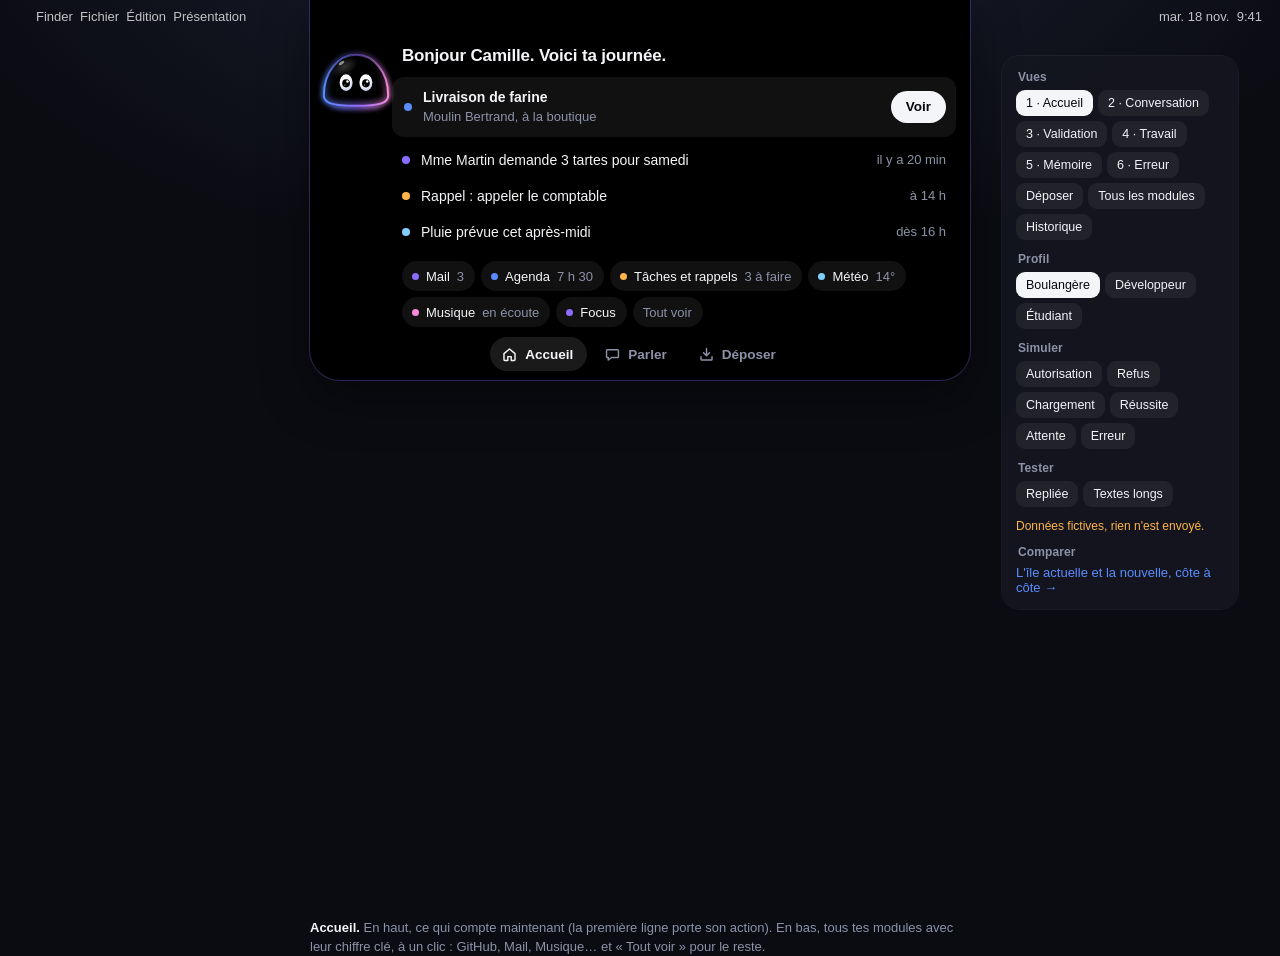
<file: design/refonte-ile/index.html>
<!doctype html>
<html lang="fr">
<head>
<meta charset="utf-8">
<meta name="viewport" content="width=device-width, initial-scale=1">
<title>Yumi · Refonte de l'île</title>
<link rel="stylesheet" href="yumi.css">
<style>
/* ---------- Tokens: the colours of IslandTheme.swift, two greys only ---------- */
:root {
  --ink: #000;
  --raise: rgba(255,255,255,.065);
  --raise-hi: rgba(255,255,255,.1);
  --fg: #F4F5F8;
  --muted: #8D92A8;
  --blue: #5B8CFF; --violet: #8B6CFF; --pink: #F58AD9;
  --amber: #FFB547; --red: #FF5D6C; --green: #3DDC97;
  --spring: cubic-bezier(.32,1.22,.42,1);
  --ease: cubic-bezier(.25,.8,.25,1);
  --w: 660px;          /* IslandConst.expandedWidth × openScale */
  --seat: 92px;        /* IslandConst.seatColumn */
  --top: 40px;         /* notch (32) + 8 */
  --font: -apple-system, BlinkMacSystemFont, "SF Pro Text", "Helvetica Neue", sans-serif;
  --mono: ui-monospace, "SF Mono", Menlo, monospace;
}
* { box-sizing: border-box }
html, body { margin: 0; height: 100% }
body { background: #0B0C12; color: var(--fg); font-family: var(--font); -webkit-font-smoothing: antialiased; overflow-x: hidden }
button { font: inherit; color: inherit; background: none; border: 0; padding: 0; cursor: pointer }
button:focus-visible, input:focus-visible { outline: 2px solid var(--blue); outline-offset: 2px }

/* ---------- The desk: a Mac screen with its notch ---------- */
.desk { position: relative; min-height: 100vh; display: flex; justify-content: center; padding: 0 16px 48px;
  background: radial-gradient(1200px 600px at 50% -10%, #1C1F33 0%, #0B0C12 60%) }
.menubar { position: absolute; inset: 0 0 auto; height: 32px; display: flex; justify-content: space-between; align-items: center; padding: 0 18px;
  font-size: 13px; color: rgba(255,255,255,.75); pointer-events: none }
.menubar b { font-weight: 600; margin-right: 18px }
.stage { position: relative; width: var(--w); flex: none }
.embed .panel, .embed .menubar, .embed .note { display: none }
.embed .desk { padding-bottom: 0; min-height: 0; background: #0B0C12 }

/* ---------- The island ---------- */
.island { position: relative; margin: 0 auto; width: var(--w); height: var(--h, 220px); background: var(--ink);
  border-radius: 0 0 30px 30px; overflow: hidden;
  box-shadow: 0 0 0 1px rgba(139,108,255,.28), 0 18px 50px rgba(0,0,0,.45);
  transition: width .5s var(--spring), height .45s var(--spring), border-radius .4s var(--ease) }
.island.folded { width: var(--fw, 420px); height: 32px; border-radius: 0 0 16px 16px; box-shadow: 0 0 0 1px rgba(139,108,255,.18); cursor: pointer }
.island .open { position: absolute; inset: 0; padding-top: var(--top); transition: opacity .25s ease .12s }
.island.folded .open { opacity: 0; pointer-events: none; transition-delay: 0s }
.notch { position: absolute; top: 0; left: 50%; width: 184px; height: 32px; transform: translateX(-50%); background: #000;
  border-radius: 0 0 10px 10px; z-index: 5; pointer-events: none }

/* Folded: Yumi on the left wing, the most important line on the right wing */
.fold { position: absolute; inset: 0; display: flex; align-items: center; opacity: 0; transition: opacity .2s ease; pointer-events: none }
.island.folded .fold { opacity: 1; transition-delay: .2s }
.fold .fy { width: 50px; display: grid; place-items: center }
.fold .ft { position: absolute; left: calc(50% + 92px + 10px); right: 14px; display: flex; align-items: center; gap: 7px;
  font-size: 12.5px; font-weight: 600; white-space: nowrap; overflow: hidden; text-overflow: ellipsis }
.fold .ft i { width: 7px; height: 7px; border-radius: 50%; flex: none; background: var(--c, var(--blue)) }

.body { display: grid; grid-template-columns: var(--seat) 1fr; padding: 4px 14px 0 0; min-height: 96px }
.seat { position: relative; height: 72px; display: grid; place-items: start center; padding-top: 4px }
.seat .yumi { width: 76px; height: 64px }
/* Never under the three actions: beyond the island's 380, the text column scrolls above them.
   Yumi's column does not scroll, so his cloud or his headphones are never cut off. */
main { min-width: 0; position: relative; max-height: calc(380px - var(--top) - 4px - 52px); overflow-y: auto; overflow-x: hidden;
  padding: 0 10px 0 12px; margin-left: -12px; scrollbar-width: thin; scrollbar-color: rgba(255,255,255,.18) transparent }
.view { animation: in .32s var(--ease) both }
@keyframes in { from { opacity: 0; transform: translateY(6px); filter: blur(3px) } }

/* Type: one sentence at 17, text at 14, details at 13, two greys */
.eyebrow { display: flex; align-items: center; gap: 7px; font-size: 13px; color: var(--muted); margin: 2px 0 4px }
.eyebrow i { width: 8px; height: 8px; border-radius: 50%; background: var(--c, var(--muted)); flex: none }
.head { font-size: 17px; line-height: 23px; font-weight: 600; letter-spacing: -.01em; margin: 0; text-wrap: pretty }
.text { font-size: 14px; line-height: 20px; color: var(--muted); margin: 4px 0 0; text-wrap: pretty }
.text.fg { color: var(--fg) }
.row-actions { display: flex; gap: 8px; align-items: center; justify-content: flex-end; margin-top: 12px; flex-wrap: wrap }
.row-actions .left { margin-right: auto }

.btn { height: 32px; padding: 0 15px; border-radius: 999px; font-size: 13.5px; font-weight: 600; display: inline-flex; align-items: center; gap: 6px;
  background: var(--raise-hi); color: var(--fg); transition: background .15s ease, transform .15s var(--spring) }
.btn:hover { background: rgba(255,255,255,.15) } .btn:active { transform: scale(.96) }
.btn.primary { background: var(--fg); color: #06070C } .btn.primary:hover { background: #fff }
.btn.quiet { background: none; color: var(--muted); padding: 0 6px } .btn.quiet:hover { color: var(--fg) }
.btn[disabled] { opacity: .45; pointer-events: none }

/* Home: a short list, the first line put forward */
.list { list-style: none; margin: 10px 0 0; padding: 0; display: grid; gap: 2px }
.item { display: grid; grid-template-columns: 8px 1fr auto; align-items: center; gap: 11px; padding: 7px 10px; margin: 0 -10px; border-radius: 12px;
  font-size: 14px; line-height: 20px; cursor: pointer; transition: background .15s ease }
.item:hover { background: var(--raise) }
.item i { width: 8px; height: 8px; border-radius: 50%; background: var(--c) }
.item .m { font-size: 13px; color: var(--muted); white-space: nowrap }
.item.lead { background: var(--raise); padding: 10px 10px 10px 12px; margin-bottom: 4px; grid-template-columns: 8px 1fr auto }
.item.lead .t { font-weight: 600 }
.item.lead .t small { display: block; font-weight: 400; font-size: 13px; color: var(--muted) }
.item .t { min-width: 0 }

/* Conversation */
.chat { display: flex; flex-direction: column; gap: 10px; max-height: 176px; overflow-y: auto; padding: 2px 2px 4px; margin-top: 6px; scroll-behavior: smooth }
.me { align-self: flex-end; max-width: 78%; background: #23263A; padding: 8px 12px; border-radius: 16px 16px 4px 16px; font-size: 14px; line-height: 20px }
.yu { max-width: 92%; font-size: 14px; line-height: 20px }
.yu.dim { color: var(--muted) }
.dots { display: inline-flex; gap: 4px; vertical-align: middle; margin-left: 4px }
.dots span { width: 5px; height: 5px; border-radius: 50%; background: var(--muted); animation: dot 1s infinite }
.dots span:nth-child(2) { animation-delay: .15s } .dots span:nth-child(3) { animation-delay: .3s }
@keyframes dot { 50% { opacity: .25; transform: translateY(-2px) } }
.wave { display: inline-flex; gap: 3px; align-items: center; height: 16px; margin-left: 6px; vertical-align: middle }
.wave span { width: 3px; height: 4px; border-radius: 2px; background: var(--violet); animation: wv .9s ease-in-out infinite }
.wave span:nth-child(2) { animation-delay: .12s } .wave span:nth-child(3) { animation-delay: .24s } .wave span:nth-child(4) { animation-delay: .36s }
@keyframes wv { 50% { height: 15px } }
.ask { display: flex; align-items: center; gap: 6px; margin-top: 10px; background: var(--raise); border-radius: 20px; padding: 4px 4px 4px 14px }
.ask input { flex: 1; min-width: 0; background: none; border: 0; color: var(--fg); font: 14px var(--font); height: 30px; outline: none }
.ask input::placeholder { color: var(--muted) }
.round { width: 30px; height: 30px; border-radius: 50%; display: grid; place-items: center; background: var(--raise-hi); flex: none; transition: background .15s }
.round.white { background: var(--fg); color: #06070C }
.round.on { background: var(--violet); color: #fff }
.chips { display: flex; gap: 6px; flex-wrap: wrap; margin-top: 8px }
.chip { font-size: 13px; padding: 5px 11px; border-radius: 999px; background: var(--raise); color: var(--fg) } .chip:hover { background: var(--raise-hi) }

/* Approval: what will change, said plainly */
.what { margin-top: 10px; display: grid; grid-template-columns: 34px 1fr; gap: 10px; align-items: center; background: var(--raise); border-radius: 14px; padding: 10px 12px }
.what .ic { width: 34px; height: 34px; border-radius: 10px; display: grid; place-items: center; background: rgba(255,181,71,.16); color: var(--amber) }
.what .t1 { font-size: 14px; font-weight: 600 } .what .t2 { font-size: 13px; color: var(--muted) }
details { margin-top: 8px; font-size: 13px; color: var(--muted) }
details summary { cursor: pointer; list-style: none; display: inline-flex; gap: 6px; align-items: center }
details summary::-webkit-details-marker { display: none }
details summary::before { content: "›"; transition: transform .2s; display: inline-block }
details[open] summary::before { transform: rotate(90deg) }
.code { font: 12.5px/18px var(--mono); color: #D6DAEA; background: rgba(255,255,255,.05); border-radius: 10px; padding: 8px 10px; margin-top: 6px; white-space: pre-wrap; word-break: break-word }
.progress { height: 3px; border-radius: 2px; background: var(--raise-hi); overflow: hidden; margin-top: 12px }
.progress span { display: block; height: 100%; width: 40%; background: linear-gradient(90deg, var(--blue), var(--violet)); border-radius: 2px; animation: run 1.1s var(--ease) infinite }
@keyframes run { from { transform: translateX(-100%) } to { transform: translateX(260%) } }

/* Tasks */
.tasks { list-style: none; padding: 0; margin: 10px 0 0; display: grid; gap: 2px }
.task { display: flex; align-items: center; gap: 10px; font-size: 14px; line-height: 20px; padding: 5px 0; cursor: pointer }
.box { width: 18px; height: 18px; border-radius: 6px; box-shadow: inset 0 0 0 1.5px var(--muted); display: grid; place-items: center; flex: none; transition: background .2s, box-shadow .2s }
.task.done .box { background: var(--green); box-shadow: none }
.task.done .box::after { content: ""; width: 9px; height: 5px; border: 2px solid #06070C; border-top: 0; border-right: 0; transform: rotate(-45deg) translate(1px,-1px) }
.task.done span { color: var(--muted); text-decoration: line-through; text-decoration-color: rgba(141,146,168,.6) }
.meter { height: 4px; border-radius: 2px; background: var(--raise-hi); margin-top: 10px; overflow: hidden }
.meter span { display: block; height: 100%; background: var(--green); border-radius: 2px; transition: width .4s var(--ease) }
.session { display: grid; grid-template-columns: 8px 1fr auto; gap: 11px; align-items: center; padding: 7px 0; font-size: 14px }
.session i { width: 8px; height: 8px; border-radius: 50%; background: var(--c) }
.quote { margin-top: 8px; font-size: 14px; line-height: 20px; color: var(--fg); padding-left: 12px; box-shadow: inset 2px 0 0 var(--amber) }

/* Memory */
.mem { margin-top: 8px }
.mem h4 { margin: 10px 0 2px; font-size: 13px; font-weight: 500; color: var(--muted) }
.mem h4:first-child { margin-top: 0 }
.fact { display: flex; align-items: center; gap: 8px; font-size: 14px; line-height: 20px; padding: 5px 8px; margin: 0 -8px; border-radius: 10px }
.fact:hover { background: var(--raise) }
.fact span { flex: 1; min-width: 0 }
.fact .x { width: 24px; height: 24px; border-radius: 50%; display: grid; place-items: center; color: var(--muted); opacity: 0; transition: opacity .15s }
.fact:hover .x, .fact .x:focus-visible { opacity: 1 } .fact .x:hover { color: var(--fg); background: var(--raise-hi) }
.fact input { flex: 1; background: var(--raise-hi); border: 0; border-radius: 8px; color: var(--fg); font: 14px var(--font); padding: 3px 8px }

/* Drop */
.drop { margin-top: 10px; border-radius: 16px; background: var(--raise); padding: 18px; display: flex; align-items: center; gap: 14px; transition: background .2s, box-shadow .2s }
.drop.over { background: rgba(91,140,255,.14); box-shadow: inset 0 0 0 1.5px rgba(91,140,255,.6) }
.drop .ic { width: 40px; height: 40px; border-radius: 12px; display: grid; place-items: center; background: rgba(91,140,255,.16); color: var(--blue); flex: none }
.file { display: inline-flex; align-items: center; gap: 8px; margin-top: 10px; background: var(--raise); border-radius: 12px; padding: 8px 12px; font-size: 14px }
.file .ic { color: var(--blue) }

/* Where you are, and the way back: the same line on every view but the home */
.crumb { display: flex; align-items: center; gap: 6px; font-size: 13px; color: var(--muted); margin: 0 0 6px; min-height: 22px }
.crumb .back { display: inline-flex; align-items: center; gap: 2px; color: var(--muted); padding: 4px 10px 4px 6px; margin-left: -4px; border-radius: 8px }
.crumb .back:hover { color: var(--fg); background: var(--raise) }
.crumb b { color: var(--fg); font-weight: 600 }
.crumb .side-act { margin-left: auto; color: var(--muted); padding: 4px 10px; border-radius: 8px } .crumb .side-act:hover { color: var(--fg); background: var(--raise) }

/* Every module, one tap away from the home: name and key figure */
.mods-title { font-size: 13px; color: var(--muted); margin: 14px 0 6px }
.mods { display: flex; flex-wrap: wrap; gap: 6px }
.mod { display: inline-flex; align-items: center; gap: 7px; height: 30px; padding: 0 11px 0 10px; border-radius: 999px; background: var(--raise); font-size: 13px; color: var(--fg) }
.mod:hover { background: var(--raise-hi) }
.mod i { width: 7px; height: 7px; border-radius: 50%; background: var(--c) }
.mod em { font-style: normal; color: var(--muted) }
.mod.badge em { color: var(--amber) }
.mod.more { color: var(--muted) }
.group { font-size: 13px; color: var(--muted); margin: 12px 0 2px }
.allmods { display: grid; grid-template-columns: 1fr 1fr; gap: 6px; margin-top: 8px }
.allmods .mod { justify-content: flex-start; height: 34px; border-radius: 12px }
.allmods .mod em { margin-left: auto }
.allmods .mod.off { color: var(--muted) }

/* Music */
.player { margin-top: 10px; display: flex; align-items: center; gap: 12px }
.player .bar { flex: 1; height: 4px; border-radius: 2px; background: var(--raise-hi); overflow: hidden }
.player .bar span { display: block; height: 100%; width: 38%; background: var(--pink); border-radius: 2px }
.player .time { font-size: 13px; color: var(--muted); font-variant-numeric: tabular-nums }
.ctrls { display: flex; gap: 6px }
.timer { font-size: 44px; font-weight: 600; letter-spacing: -.02em; font-variant-numeric: tabular-nums; margin: 6px 0 0 }

/* ---------- The three actions, the same everywhere ---------- */
.dock { position: absolute; left: 0; right: 0; bottom: 0; height: 52px; display: flex; justify-content: center; align-items: center; gap: 6px }
.act { height: 34px; padding: 0 14px 0 11px; border-radius: 999px; display: inline-flex; align-items: center; gap: 7px; font-size: 13.5px; font-weight: 600; color: var(--muted);
  transition: color .15s, background .15s }
.act:hover { color: var(--fg); background: var(--raise) }
.act[aria-current="true"] { color: var(--fg); background: var(--raise-hi) }
.act svg { width: 17px; height: 17px }
.act.target { color: var(--blue); background: rgba(91,140,255,.14) }

/* ---------- The control panel, outside the island ---------- */
.side { position: absolute; left: calc(100% + 32px); top: 56px; width: 236px }
@media (max-width: 1240px) { .desk { flex-direction: column; align-items: center } .side { position: static; width: var(--w); max-width: 100%; margin-top: 28px } .stage { padding-top: 0 } }
.panel { background: rgba(20,22,31,.85); border-radius: 18px; padding: 14px; box-shadow: 0 0 0 1px rgba(255,255,255,.06); font-size: 13px }
.panel h3 { font-size: 12px; font-weight: 600; color: var(--muted); margin: 12px 2px 6px; letter-spacing: .01em }
.panel h3:first-child { margin-top: 0 }
.panel .grid { display: flex; flex-wrap: wrap; gap: 5px }
.panel button { padding: 6px 10px; border-radius: 9px; background: rgba(255,255,255,.06); font-size: 12.5px }
.panel button:hover { background: rgba(255,255,255,.11) }
.panel button[aria-pressed="true"] { background: var(--fg); color: #06070C }
.panel .tag { display: inline-block; margin-top: 12px; color: var(--amber); font-size: 12px }
.panel a { color: var(--blue); text-decoration: none } .panel a:hover { text-decoration: underline }
.note { max-width: var(--w); margin: 18px auto 0; font-size: 13px; color: var(--muted); line-height: 19px }
.note b { color: var(--fg); font-weight: 600 }
@media (max-width: 700px) { :root { --w: calc(100vw - 32px) } .side { width: 100% } }
@media (prefers-reduced-motion: reduce) { .view { animation: none } .island { transition: none } }
</style>
</head>
<body>
<div class="desk">
  <div class="menubar"><span><b></b>Finder&nbsp;&nbsp;Fichier&nbsp;&nbsp;Édition&nbsp;&nbsp;Présentation</span><span>mar. 18 nov.&nbsp;&nbsp;9:41</span></div>
  <div class="stage">
    <div id="island" class="island" aria-label="L'île de Yumi">
      <div class="open">
        <div class="body">
          <div class="seat" id="seat"></div>
          <main id="main"></main>
        </div>
        <nav class="dock" aria-label="Actions de Yumi">
          <button class="act" data-go="accueil"><svg viewBox="0 0 20 20" fill="none" stroke="currentColor" stroke-width="1.7" stroke-linecap="round" stroke-linejoin="round"><path d="M3.5 9 10 3.5 16.5 9v7a1 1 0 0 1-1 1h-3.5v-4.5h-4V17H4.5a1 1 0 0 1-1-1z"/></svg>Accueil</button>
          <button class="act" data-go="parler"><svg viewBox="0 0 20 20" fill="none" stroke="currentColor" stroke-width="1.7" stroke-linecap="round" stroke-linejoin="round"><path d="M4 4.5h12a1 1 0 0 1 1 1v7a1 1 0 0 1-1 1H9l-4 3v-3H4a1 1 0 0 1-1-1v-7a1 1 0 0 1 1-1z"/></svg>Parler</button>
          <button class="act" data-go="deposer"><svg viewBox="0 0 20 20" fill="none" stroke="currentColor" stroke-width="1.7" stroke-linecap="round" stroke-linejoin="round"><path d="M10 3v8.5M6.5 8 10 11.5 13.5 8M3.5 12.5v3a1 1 0 0 0 1 1h11a1 1 0 0 0 1-1v-3"/></svg>Déposer</button>
        </nav>
      </div>
      <div class="fold" id="fold"><div class="fy" id="foldYumi"></div><div class="ft" id="foldText"></div></div>
    </div>
    <div class="notch" aria-hidden="true"></div>

    <aside class="side">
      <div class="panel">
        <h3>Vues</h3>
        <div class="grid" id="pViews"></div>
        <h3>Profil</h3>
        <div class="grid" id="pProfiles"></div>
        <h3>Simuler</h3>
        <div class="grid" id="pSim"></div>
        <h3>Tester</h3>
        <div class="grid" id="pTest"></div>
        <span class="tag">Données fictives, rien n'est envoyé.</span>
        <h3>Comparer</h3>
        <a href="comparaison.html">L'île actuelle et la nouvelle, côte à côte →</a>
      </div>
    </aside>
  </div>
</div>
<p class="note" id="hint"></p>

<script src="yumi.js"></script>
<script>
/* ---------- Fictitious data, by profile ---------- */
const C = { agenda: 'var(--blue)', mail: 'var(--violet)', notes: 'var(--amber)', weather: '#7FD0FF', music: 'var(--pink)', agents: 'var(--amber)', github: '#C9CCDA', focus: 'var(--violet)', screen: 'var(--green)' };
const PROFILES = {
  boulangere: {
    label: 'Boulangère', name: 'Camille',
    greet: 'Bonjour Camille. Voici ta journée.',
    home: [
      { c: C.agenda, t: 'Livraison de farine', s: 'Moulin Bertrand, à la boutique', m: 'à 7 h 30', act: 'Voir', go: 'travail' },
      { c: C.mail, t: 'Mme Martin demande 3 tartes pour samedi', m: 'il y a 20 min', go: 'travail' },
      { c: C.notes, t: 'Rappel : appeler le comptable', m: 'à 14 h', go: 'travail' },
      { c: C.weather, t: 'Pluie prévue cet après-midi', m: 'dès 16 h' },
      { c: C.music, t: 'France Inter', m: 'en écoute' },
    ],
    fold: { c: C.agenda, t: 'Livraison de farine · 7 h 30' },
    work: { kind: 'tasks', eyebrow: "Aujourd'hui", head: 'Il te reste trois choses à faire aujourd\'hui.',
      tasks: [['Répondre à Mme Martin pour samedi', false], ['Appeler le comptable', false], ['Commander les boîtes à gâteaux', false], ['Préparer la vitrine', true], ['Vérifier la livraison', true]],
      next: 'Prochain rappel : appeler le comptable à 14 h.' },
    ask: { head: 'Je voudrais créer un rappel pour demain à 9 h.', icon: 'bell', t1: '« Rappeler Mme Martin pour les tartes »', t2: 'Rappels · demain, 9:00',
      why: "Rien n'est créé tant que tu ne dis pas oui. Tu pourras l'effacer quand tu veux.",
      done: 'C\'est fait. Le rappel sonnera demain à 9 h.', doneSub: 'Il est dans ta liste Rappels.' },
    fail: { head: "Je n'ai pas réussi à envoyer ta réponse à Mme Martin. Tu veux que je réessaie ?", wait: "J'attends que Mail réponde…", ok: 'C\'est parti. Mme Martin a reçu ta réponse.',
      tech: 'Mail : délai dépassé après 30 s (smtp.orange.fr).\nLe message est resté dans Brouillons.' },
    chat: { chips: ["Qu'est-ce que j'ai demain ?", 'Écris à Mme Martin que c\'est bon pour samedi'],
      answers: { "Qu'est-ce que j'ai demain ?": "Demain, la livraison de beurre à 7 h et le marché de 9 h à 13 h. Rien l'après-midi : tu pourras souffler.",
                 'Écris à Mme Martin que c\'est bon pour samedi': "Voilà ce que je propose : « Bonjour Madame Martin, c'est noté pour vos 3 tartes samedi, elles seront prêtes à 10 h. » Je te montre avant d'envoyer." } },
    memory: [['Toi', ['Tu t\'appelles Camille.', 'Tu as une boulangerie à Lyon.']], ['Tes habitudes', ['Tu commences à 5 h.', 'Tu préfères les messages courts.']], ['En cours', ['Tu attends la livraison de farine.', 'Mme Martin passe samedi.']]],
  },
  dev: {
    label: 'Développeur', name: 'Alex',
    greet: 'Bonjour Alex. Codex a besoin de toi.',
    home: [
      { c: C.agents, t: 'Codex a une question sur site', s: '« Je supprime aussi les anciennes images ? »', m: 'il y a 2 min', act: 'Répondre', go: 'travail' },
      { c: 'var(--blue)', t: 'Claude avance sur api', m: '12 min', go: 'travail' },
      { c: C.agenda, t: 'Point produit avec Sophie', m: 'à 15 h' },
      { c: C.github, t: 'Deux PR attendent ta relecture', m: '' },
      { c: C.music, t: 'Daft Punk, Something About Us', m: 'en écoute' },
    ],
    fold: { c: C.agents, t: 'Codex t\'attend sur site' },
    work: { kind: 'agents', eyebrow: 'Agents · 2 sessions', head: 'Codex a une question sur site.', quote: 'Je supprime aussi les anciennes images du dossier public ?',
      sessions: [['var(--blue)', 'api · Claude', 'lance les tests'], ['var(--green)', 'blog · Gemini', 'a fini il y a 5 min']] },
    ask: { head: 'Codex veut supprimer build.', icon: 'trash', t1: 'Ça se reconstruit.', t2: 'site · Codex',
      why: "Codex attend ta réponse. Tant que tu ne dis rien, il ne touche à rien.", cmd: '$ rm -rf build', always: true,
      done: "C'est fait. Codex a supprimé build.", doneSub: 'Il continue le nettoyage.' },
    fail: { head: "Je n'ai pas réussi à joindre Codex. Tu veux que je réessaie ?", wait: "J'attends que Codex réponde…", ok: 'Codex répond à nouveau.',
      tech: "Socket ~/Library/Application Support/Yumi/yumi.sock : connexion refusée.\nLe hook est revenu à l'agent." },
    chat: { chips: ['Où en est Claude sur api ?', 'Résume-moi la PR 14'],
      answers: { 'Où en est Claude sur api ?': "Claude lance les tests depuis 12 minutes. Deux fichiers modifiés, aucun échec pour l'instant. Je te préviens s'il bloque.",
                 'Résume-moi la PR 14': "La PR 14 ajoute le nom de l'agent sur chaque session. Trois fichiers, deux tests, la CI est verte. Rien de risqué." } },
    memory: [['Toi', ['Tu t\'appelles Alex.', 'Tu codes, surtout en Swift.']], ['Tes projets', ['Yumi, une app Mac dans la notch.', 'Le site de Yumi, sur GitHub Pages.']], ['En cours', ['Tu attends la relecture de la PR 14.']]],
  },
  etudiant: {
    label: 'Étudiant', name: 'Léo',
    greet: 'Salut Léo. Voici ta journée.',
    home: [
      { c: C.agenda, t: 'Droit des contrats', s: 'Amphi B, avec Mme Dupuis', m: 'à 10 h', act: 'Voir', go: 'travail' },
      { c: C.notes, t: 'TD de droit civil à rendre', m: 'jeudi', go: 'travail' },
      { c: C.focus, t: 'Une séance de focus prévue', m: '25 min' },
      { c: C.screen, t: '1 h 40 d\'écran ce matin', m: '' },
    ],
    fold: { c: C.agenda, t: 'Droit des contrats · 10 h' },
    work: { kind: 'tasks', eyebrow: 'Cette semaine', head: 'Deux devoirs à rendre cette semaine.',
      tasks: [['TD de droit civil, jeudi', false], ['Fiche de lecture, vendredi', false], ['Réviser le chapitre 3', true]],
      next: 'Prochain cours : droit des contrats à 10 h.' },
    ask: { head: 'Je voudrais bloquer 25 minutes de focus maintenant.', icon: 'timer', t1: 'Focus · 25 minutes', t2: 'Les notifications attendent la fin',
      why: 'Tu peux arrêter quand tu veux.', done: "C'est parti pour 25 minutes. Je te préviens à la fin.", doneSub: 'Fin prévue à 10 h 06.' },
    fail: { head: "Je n'ai pas réussi à lire ton agenda. Tu veux que je réessaie ?", wait: 'J\'attends ton agenda…', ok: 'Ton agenda est à jour.',
      tech: 'EventKit : accès refusé (autorisation Agenda).\nRéglages Système › Confidentialité › Agenda.' },
    chat: { chips: ['Fais-moi un planning de révisions', "J'ai quoi demain ?"],
      answers: { 'Fais-moi un planning de révisions': 'Je te propose 3 séances de 25 minutes par jour jusqu\'à jeudi : chapitre 3 lundi, TD mardi, relecture mercredi. Je les mets dans ton agenda ?',
                 "J'ai quoi demain ?": 'Demain : cours à 8 h 30 et à 14 h, et la fiche de lecture à avancer. Le soir est libre.' } },
    memory: [['Toi', ['Tu t\'appelles Léo.', 'Tu es en deuxième année de droit.']], ['Tes habitudes', ['Tu travailles mieux le matin.']], ['En cours', ['Le TD de droit civil est pour jeudi.']]],
  },
};
/* The modules: every one stays reachable from the home, in the profile's order */
const MODS = {
  agents: { name: 'Agents', c: 'var(--amber)' }, github: { name: 'GitHub', c: '#C9CCDA' }, mail: { name: 'Mail', c: 'var(--violet)' },
  music: { name: 'Musique', c: 'var(--pink)' }, agenda: { name: 'Agenda', c: 'var(--blue)' }, notes: { name: 'Tâches et rappels', c: 'var(--amber)' },
  weather: { name: 'Météo', c: '#7FD0FF' }, focus: { name: 'Focus', c: 'var(--violet)' }, screen: { name: "Temps d'écran", c: 'var(--green)' },
  notion: { name: 'Notion', c: '#E6E6EA' }, memoire: { name: 'Mémoire', c: 'var(--fg)' },
};
PROFILES.dev.mods = { agents: '1 attend', github: '2 PR', mail: '3', music: 'en lecture', agenda: '15 h', notes: '2 tâches', focus: '', weather: '14°' };
PROFILES.boulangere.mods = { mail: '3', agenda: '7 h 30', notes: '3 à faire', weather: '14°', music: 'en écoute', focus: '', screen: '2 h 10' };
PROFILES.etudiant.mods = { agenda: '10 h', notes: '2 devoirs', focus: '25 min', music: '', screen: '1 h 40', weather: '12°' };
const BADGE = { agents: true };
const MAILS = {
  boulangere: [['Mme Martin', 'Commande pour samedi', 'il y a 20 min'], ['Moulin Bertrand', 'Livraison confirmée demain', 'il y a 1 h'], ['Cabinet Roux', 'Pièces du mois à envoyer', 'hier']],
  dev: [['Sophie Martin', 'Ordre du jour du point de 15 h', 'il y a 12 min'], ['GitHub', 'Relecture demandée : PR 14', 'il y a 40 min'], ['Apple Developer', 'Ton app est notarisée', 'hier']],
  etudiant: [['Mme Dupuis', 'TD de droit civil pour jeudi', 'il y a 2 h'], ['Scolarité', 'Inscriptions aux partiels', 'hier'], ['BU', 'Ton livre est disponible', 'lundi']],
};
const AGENDA = {
  boulangere: [['7 h 30', 'Livraison de farine'], ['10 h', 'Retrait : commande Lefèvre'], ['14 h', 'Appeler le comptable']],
  dev: [['10 h', 'Standup'], ['15 h', 'Point produit avec Sophie'], ['17 h 30', 'Relire la PR 14']],
  etudiant: [['10 h', 'Droit des contrats, amphi B'], ['14 h', 'TD de droit civil'], ['18 h', 'Séance de sport']],
};
const MUSIC = { boulangere: ['France Inter', 'La matinale', 'direct'], dev: ['Something About Us', 'Daft Punk', '1:24 / 3:51'], etudiant: ['Lofi Girl', 'beats to study to', 'direct'] };
const HISTORY = {
  boulangere: [['Réponse à Mme Martin', 'ce matin', [['me', 'Écris à Mme Martin que c\'est bon pour samedi'], ['yu', "Voilà ce que je propose : « Bonjour Madame Martin, c'est noté pour vos 3 tartes samedi. » Je te montre avant d'envoyer."]]],
               ['Prix de la farine', 'hier', [['me', 'Combien je paie la farine en ce moment ?'], ['yu', 'Ta dernière facture du Moulin Bertrand : 0,92 € le kilo, livraison comprise.']]]],
  dev: [['Où en est Claude sur api', 'il y a 1 h', [['me', 'Où en est Claude sur api ?'], ['yu', 'Il lance les tests depuis 12 minutes. Aucun échec pour l\'instant.']]],
        ['Résumé de la PR 12', 'hier', [['me', 'Résume-moi la PR 12'], ['yu', 'La PR 12 explique chaque demande d\'accord en clair. Huit nouveaux tests, CI verte.']]]],
  etudiant: [['Planning de révisions', 'hier', [['me', 'Fais-moi un planning de révisions'], ['yu', 'Trois séances de 25 minutes par jour jusqu\'à jeudi. Je les ai mises dans ton agenda.']]]],
};
const LONG = {
  head: 'Mme Martin demande si tu peux préparer pour samedi matin trois tartes aux pommes, un fraisier de huit parts et une vingtaine de chouquettes, avec une livraison avant 10 h si possible.',
  item: 'Commande de la mairie pour le vin d\'honneur du 22 : 120 mini-viennoiseries et 4 grands pains de campagne à livrer avant midi',
};

/* ---------- State ---------- */
const S = { view: 'accueil', module: null, playing: true, focusLeft: 0, profile: 'boulangere', step: 'ask', chat: [], chatState: 'idle', long: false, folded: false, memory: null, file: null, tasks: null, errorStep: 'fail' };
const P = () => PROFILES[S.profile];
const $ = (id) => document.getElementById(id);
const esc = (s) => String(s).replace(/[&<>"]/g, c => ({ '&': '&amp;', '<': '&lt;', '>': '&gt;', '"': '&quot;' })[c]);

/* ---------- Yumi, the same one as the app ---------- */
$('seat').innerHTML = yumi({ size: 76, mood: 'neutre', rim: 'calm' });
const Y = $('seat').querySelector('.yumi'); new Blob(Y);
$('foldYumi').innerHTML = yumi({ size: 26, mood: 'neutre', rim: 'calm', rimW: 3.2 });
const FY = $('foldYumi').querySelector('.yumi'); new Blob(FY);
function mood(m, rim, scene, pose) {
  setMood(Y, m, rim); setMood(FY, m, rim);
  Y._blob.setScene(scene || null);
  if (scene) setMood(Y, Y._blob.scene.face, rim);
  if (pose) playPose(Y, pose);
}

/* ---------- Icons ---------- */
const ICON = {
  bell: '<svg width="18" height="18" viewBox="0 0 20 20" fill="none" stroke="currentColor" stroke-width="1.7" stroke-linecap="round"><path d="M5 14V9a5 5 0 0 1 10 0v5l1.5 1.5h-13zM8.5 17.5h3"/></svg>',
  trash: '<svg width="18" height="18" viewBox="0 0 20 20" fill="none" stroke="currentColor" stroke-width="1.7" stroke-linecap="round"><path d="M4 6h12M8 6V4h4v2M5.5 6l.8 10h7.4l.8-10"/></svg>',
  timer: '<svg width="18" height="18" viewBox="0 0 20 20" fill="none" stroke="currentColor" stroke-width="1.7" stroke-linecap="round"><circle cx="10" cy="11" r="6"/><path d="M10 8v3l2 1.5M8 2.5h4"/></svg>',
  file: '<svg width="18" height="18" viewBox="0 0 20 20" fill="none" stroke="currentColor" stroke-width="1.7" stroke-linejoin="round"><path d="M5 2.5h6.5L15 6v11.5H5z"/><path d="M11.5 2.5V6H15"/></svg>',
  up: '<svg width="16" height="16" viewBox="0 0 20 20" fill="none" stroke="currentColor" stroke-width="2" stroke-linecap="round" stroke-linejoin="round"><path d="M10 16V4M5 9l5-5 5 5"/></svg>',
  mic: '<svg width="16" height="16" viewBox="0 0 20 20" fill="none" stroke="currentColor" stroke-width="1.8" stroke-linecap="round"><rect x="7" y="2.5" width="6" height="10" rx="3"/><path d="M4.5 10a5.5 5.5 0 0 0 11 0M10 15.5V18"/></svg>',
  x: '<svg width="12" height="12" viewBox="0 0 12 12" stroke="currentColor" stroke-width="1.8" stroke-linecap="round"><path d="M3 3l6 6M9 3l-6 6"/></svg>',
  pen: '<svg width="13" height="13" viewBox="0 0 20 20" fill="none" stroke="currentColor" stroke-width="1.8" stroke-linecap="round" stroke-linejoin="round"><path d="M4 16l1-4 8.5-8.5 3 3L8 15z"/></svg>',
};

/* ---------- Views ---------- */
const VIEWS = {
  accueil() {
    mood('neutre', 'calm');
    const items = P().home.map((it, i) => (i === 0 && S.long ? { ...it, t: LONG.item, s: '' } : it));
    const lead = items[0], rest = items.slice(1, 4);
    const mods = Object.entries(P().mods);
    return `<p class="head">${esc(P().greet)}</p>
      <ul class="list">
        <li class="item lead" style="--c:${lead.c}" data-goto="${lead.go || ''}"><i></i><span class="t">${esc(lead.t)}${lead.s ? `<small>${esc(lead.s)}</small>` : ''}</span>
          ${lead.act ? `<button class="btn primary" data-goto="${lead.go || ''}">${esc(lead.act)}</button>` : `<span class="m">${esc(lead.m)}</span>`}</li>
        ${rest.map(it => `<li class="item" style="--c:${it.c}" ${it.go ? `data-goto="${it.go}"` : ''}><i></i><span class="t">${esc(it.t)}</span><span class="m">${esc(it.m)}</span></li>`).join('')}
      </ul>
      <div class="mods" style="margin-top:12px" aria-label="Tes modules">${mods.slice(0, 6).map(([id, fig]) => `<button class="mod ${BADGE[id] ? 'badge' : ''}" style="--c:${MODS[id].c}" data-mod="${id}"><i></i>${esc(MODS[id].name)}${fig ? `<em>${esc(fig)}</em>` : ''}</button>`).join('')}
        <button class="mod more" data-view="modules">Tout voir</button></div>`;
  },
  parler() {
    const st = S.chatState;
    mood(st === 'thinking' ? 'reflechi' : st === 'listening' ? 'curieux' : st === 'answering' ? 'heureux' : 'neutre', st === 'idle' ? 'calm' : 'think');
    const msgs = S.chat.map(m => m.me ? `<div class="me">${esc(m.text)}</div>` : `<div class="yu">${esc(m.text)}</div>`).join('');
    const live = st === 'thinking' ? `<div class="yu dim">Je réfléchis<span class="dots"><span></span><span></span><span></span></span></div>`
      : st === 'listening' ? `<div class="yu dim">Je t'écoute<span class="wave"><span></span><span></span><span></span><span></span></span></div>` : '';
    const empty = !S.chat.length && st === 'idle';
    return `${empty ? `<p class="head">Qu'est-ce que je peux faire pour toi ?</p><p class="text">Une question, un message à écrire, un rappel : dis-le comme tu le dirais à quelqu'un.</p>` : ''}
      ${S.chat.length || live ? `<div class="chat" id="chat">${msgs}${live}</div>` : ''}
      ${empty ? `<div class="chips">${P().chat.chips.map(c => `<button class="chip" data-say="${esc(c)}">${esc(c)}</button>`).join('')}</div>` : ''}
      <form class="ask" id="ask"><input id="q" placeholder="Demande-moi quelque chose" autocomplete="off" aria-label="Ta demande">
        <button type="button" class="round ${st === 'listening' ? 'on' : ''}" id="mic" aria-label="Parler à voix haute">${ICON.mic}</button>
        <button class="round white" aria-label="Envoyer">${ICON.up}</button></form>`;
  },
  valider() {
    const a = P().ask, st = S.step;
    if (st === 'running') { mood('concentre', 'work', 'cafe');
      return `<div class="eyebrow" style="--c:var(--blue)"><i></i>En cours</div><p class="head">Je m'en occupe…</p><p class="text">${esc(a.t1)}</p><div class="progress"><span></span></div>` }
    if (st === 'done') { mood('heureux', 'done', null, 'celebrer'); setTimeout(() => { if (S.view === 'valider' && S.step === 'done') Y._blob.setScene('soleil') }, 1500);
      return `<div class="eyebrow" style="--c:var(--green)"><i></i>Fait</div><p class="head">${esc(a.done)}</p><p class="text">${esc(a.doneSub)}</p>
        <div class="row-actions"><button class="btn quiet" data-step="ask">Annuler</button><button class="btn primary" data-go="accueil">Merci</button></div>` }
    if (st === 'refused') { mood('neutre', 'calm');
      return `<div class="eyebrow"><i></i>Refusé</div><p class="head">D'accord, je n'y touche pas.</p><p class="text">Rien n'a changé. Tu peux me redemander plus tard.</p>
        <div class="row-actions"><button class="btn" data-step="ask">Revoir la demande</button><button class="btn primary" data-go="accueil">OK</button></div>` }
    mood('surpris', 'warn', null, 'pop'); Y.dataset.alert = '';
    return `<div class="eyebrow" style="--c:var(--amber)"><i></i>Demande d'accord</div><p class="head">${esc(a.head)}</p>
      <div class="what"><div class="ic">${ICON[a.icon]}</div><div><div class="t1">${esc(a.t1)}</div><div class="t2">${esc(a.t2)}</div></div></div>
      <p class="text">${esc(a.why)}</p>
      ${a.cmd ? `<details><summary>Voir la commande</summary><div class="code">${esc(a.cmd)}</div></details>` : ''}
      <div class="row-actions">${a.always ? '<button class="btn quiet left" data-step="running">Toujours autoriser</button>' : ''}<button class="btn" data-step="refused">Refuser</button><button class="btn primary" data-step="running">Autoriser</button></div>`;
  },
  travail() {
    const w = P().work;
    if (w.kind === 'agents') { mood('curieux', 'warn', 'siffle');
      return `<div class="eyebrow" style="--c:var(--amber)"><i></i>${esc(w.eyebrow)}</div><p class="head">${esc(w.head)}</p><div class="quote">${esc(w.quote)}</div>
        <div class="row-actions"><button class="btn quiet left" data-go="valider">Voir une demande d'accord</button><button class="btn primary">Répondre dans le terminal</button></div>
        <div style="margin-top:8px">${w.sessions.map(([c, t, m]) => `<div class="session" style="--c:${c}"><i></i><span>${esc(t)}</span><span class="text" style="margin:0">${esc(m)}</span></div>`).join('')}</div>` }
    return tasksView(w);
  },
  memoire() {
    mood('curieux', 'calm');
    if (!S.memory) S.memory = P().memory.map(([g, f]) => [g, [...f]]);
    const count = S.memory.reduce((n, [, f]) => n + f.length, 0);
    if (S.forget === 'confirm') return `<p class="head">Tout oublier ?</p><p class="text">J'effacerai tout ce que je sais de toi, ton prénom compris. Ça ne se défait pas.</p>
      <div class="row-actions"><button class="btn" data-forget="no">Garder</button><button class="btn primary" data-forget="yes">Tout oublier</button></div>`;
    if (!count) return `<p class="head">Je ne sais plus rien de toi.</p><p class="text">Je retiendrai ce que tu me diras, et tu pourras toujours le relire ici.</p>`;
    return `<p class="head">Ce que je sais de toi</p><p class="text">${count} choses, gardées sur ton Mac. Corrige ou efface ce que tu veux.</p>
      <div class="mem">${S.memory.filter(([, f]) => f.length).map(([g, f]) => `<h4>${esc(g)}</h4>${f.map((t, i) => S.editing === g + i
        ? `<div class="fact"><input id="edit" value="${esc(t)}" data-g="${esc(g)}" data-i="${i}" aria-label="Corriger"></div>`
        : `<div class="fact"><span>${esc(t)}</span><button class="x" data-edit="${esc(g)}|${i}" aria-label="Corriger">${ICON.pen}</button><button class="x" data-del="${esc(g)}|${i}" aria-label="Oublier">${ICON.x}</button></div>`).join('')}`).join('')}</div>
      <div class="row-actions"><button class="btn quiet" data-forget="ask">Tout oublier</button></div>`;
  },
  erreur() {
    const f = P().fail, st = S.errorStep;
    if (st === 'wait') { mood('neutre', 'calm', 'siffle');
      return `<div class="eyebrow" style="--c:var(--blue)"><i></i>En attente</div><p class="head">${esc(f.wait)}</p><p class="text">Ça prend plus longtemps que d'habitude. Je continue d'essayer.</p><div class="progress"><span></span></div>
        <div class="row-actions"><button class="btn quiet" data-err="fail">Arrêter</button></div>` }
    if (st === 'ok') { mood('heureux', 'done', null, 'celebrer');
      return `<div class="eyebrow" style="--c:var(--green)"><i></i>Réglé</div><p class="head">${esc(f.ok)}</p><div class="row-actions"><button class="btn primary" data-go="accueil">Super</button></div>` }
    mood('inquiet', 'error', 'nuage', 'ecraser');
    return `<div class="eyebrow" style="--c:var(--red)"><i></i>Pas réussi</div><p class="head">${esc(S.long ? LONG.head : f.head)}</p>
      <details><summary>Voir le détail</summary><div class="code">${esc(f.tech)}</div></details>
      <div class="row-actions"><button class="btn" data-go="accueil">Plus tard</button><button class="btn primary" data-err="wait">Réessayer</button></div>`;
  },
  module() {
    const id = S.module, p = S.profile;
    const rows = (list) => `<ul class="list" style="margin-top:8px">${list.map(([c, t, m, go]) => `<li class="item" style="--c:${c}" ${go ? `data-goto="${go}"` : ''}><i></i><span class="t">${esc(t)}</span><span class="m">${esc(m || '')}</span></li>`).join('')}</ul>`;
    if (id === 'agents') { mood('curieux', 'warn');
      return `<p class="head">Une session t'attend, une autre avance.</p>
        ${rows([['var(--amber)', 'site · Codex : une question pour toi', 'il y a 2 min', 'travail'], ['var(--amber)', 'Une demande d\'accord : supprimer build', 'en attente', 'valider'], ['var(--blue)', 'api · Claude lance les tests', '12 min'], ['var(--green)', 'blog · Gemini a fini', 'il y a 5 min']])}
        <div class="row-actions"><button class="btn primary" data-goto="valider">Voir la demande d'accord</button></div>` }
    if (id === 'github') { mood('neutre', 'calm');
      return `<p class="head">Deux PR attendent ta relecture.</p>
        ${rows([['#C9CCDA', 'PR 14 · Le nom de l\'agent dans les sessions', 'yumi'], ['#C9CCDA', 'PR 12 · Le garde-fou', 'yumi']])}
        <p class="group">Récent</p>${rows([['var(--green)', 'PR fusionnée sur main', 'il y a 2 h'], ['var(--blue)', '3 commits sur yumi/garde-fou', 'hier'], ['var(--amber)', 'Une étoile de plus sur Yumi', 'hier']])}
        <div class="row-actions"><button class="btn">Ouvrir sur GitHub</button></div>` }
    if (id === 'mail') { mood('neutre', 'calm'); const m = MAILS[p];
      return `<p class="head">${m.length === 1 ? 'Un mail important.' : 'Trois mails importants.'}</p>
        ${rows(m.map(([from, subj, when]) => ['var(--violet)', `${from} · ${subj}`, when]))}
        <div class="row-actions"><button class="btn">Ouvrir Mail</button><button class="btn primary" data-say-to="${esc(m[0][0])}">Répondre à ${esc(m[0][0])}</button></div>` }
    if (id === 'music') { const [t, a, time] = MUSIC[p]; mood('heureux', 'joy', S.playing ? 'casque' : null);
      return `<p class="head">${esc(t)}</p><p class="text">${esc(a)}${S.playing ? '' : ' · en pause'}</p>
        <div class="player"><div class="bar"><span></span></div><span class="time">${esc(time)}</span>
        <div class="ctrls"><button class="round" aria-label="Précédent">‹‹</button><button class="round white" data-play aria-label="${S.playing ? 'Pause' : 'Lecture'}">${S.playing ? '❚❚' : '▶'}</button><button class="round" aria-label="Suivant">››</button></div></div>` }
    if (id === 'agenda') { mood('neutre', 'calm'); const a = AGENDA[p];
      return `<p class="head">Ta journée : ${a.length} rendez-vous.</p>${rows(a.map(([h, t]) => ['var(--blue)', t, h]))}<div class="row-actions"><button class="btn">Ouvrir Calendrier</button></div>` }
    if (id === 'notes') return tasksView(p === 'dev' ? { eyebrow: "Aujourd'hui", head: 'Deux tâches pour aujourd\'hui.', tasks: [['Relire la PR 14', false], ['Répondre à Sophie', false], ['Mettre à jour le README', true]], next: 'Rappel à 17 h 30 : relire la PR 14.' } : P().work);
    if (id === 'weather') { mood('neutre', 'calm');
      return `<p class="head">14° et nuageux. Pluie dès 16 h.</p>${rows([['#7FD0FF', '15 h · nuageux', '15°'], ['#7FD0FF', '16 h · pluie', '13°'], ['#7FD0FF', '18 h · pluie fine', '11°']])}` }
    if (id === 'focus') { const run = S.focusLeft > 0; mood(run ? 'concentre' : 'neutre', run ? 'think' : 'calm');
      return `<p class="head">${run ? 'Focus en cours. Je garde tes notifications.' : 'Une séance de 25 minutes ?'}</p>
        <p class="timer">${String(Math.floor((run ? S.focusLeft : 1500) / 60)).padStart(2, '0')}:${String((run ? S.focusLeft : 1500) % 60).padStart(2, '0')}</p>
        <div class="row-actions">${run ? '<button class="btn" data-focus="stop">Arrêter</button>' : '<button class="btn primary" data-focus="start">Démarrer</button>'}</div>` }
    if (id === 'screen') { mood('neutre', 'calm');
      return `<p class="head">${esc(P().mods.screen || '1 h 40')} d'écran depuis ce matin.</p><p class="text">Ton seuil est de 6 h par jour. Je te propose une pause toutes les deux heures.</p>
        ${rows([['var(--green)', 'Navigateur', '58 min'], ['var(--green)', 'Mail', '24 min'], ['var(--green)', 'Notes', '18 min']])}` }
    if (id === 'notion') { mood('neutre', 'calm');
      return `<p class="head">Trois pages modifiées aujourd'hui.</p>${rows([['#E6E6EA', 'Roadmap', 'il y a 1 h'], ['#E6E6EA', 'Idées', 'ce matin'], ['#E6E6EA', 'Notes de réunion', 'hier']])}` }
    return VIEWS.memoire();
  },
  modules() {
    mood('curieux', 'calm');
    const mine = Object.keys(P().mods), others = Object.keys(MODS).filter(id => !mine.includes(id) && id !== 'memoire');
    const chip = (id, off) => `<button class="mod ${off ? 'off' : ''}" style="--c:${MODS[id].c}" data-mod="${id}"><i></i>${esc(MODS[id].name)}<em>${off ? 'ajouter' : esc(P().mods[id] || '')}</em></button>`;
    return `<p class="head">Tout ce que je sais faire.</p><p class="text">Tes modules d'abord, dans l'ordre de ton profil. Les autres s'ajoutent d'un clic.</p>
      <div class="allmods">${mine.map(id => chip(id)).join('')}${chip('memoire')}</div>
      ${others.length ? `<p class="group">À ajouter</p><div class="allmods">${others.map(id => chip(id, true)).join('')}</div>` : ''}`;
  },
  historique() {
    mood('neutre', 'calm');
    return `<p class="head">Vos conversations</p><p class="text">Gardées sur ton Mac. Reprends-en une là où vous en étiez.</p>
      <ul class="list" style="margin-top:8px">${HISTORY[S.profile].map(([t, when], i) => `<li class="item" style="--c:var(--violet)" data-hist="${i}"><i></i><span class="t">${esc(t)}</span><span class="m">${esc(when)}</span></li>`).join('')}</ul>
      <div class="row-actions"><button class="btn" data-newchat>Nouvelle conversation</button></div>`;
  },
  deposer() {
    if (S.file) { mood('heureux', 'calm');
      return `<div class="eyebrow" style="--c:var(--blue)"><i></i>Bien reçu</div><p class="head">J'en fais quoi ?</p>
        <div class="file"><span class="ic">${ICON.file}</span>${esc(S.file)}</div>
        <div class="row-actions"><button class="btn" data-file="resume">Le résumer</button><button class="btn" data-file="send">L'envoyer</button><button class="btn primary" data-file="store">Le ranger</button></div>` }
    mood('curieux', 'calm');
    return `<p class="head">Donne-moi un fichier.</p><p class="text">Je peux le résumer, l'envoyer ou le ranger. Rien ne part sans ton accord.</p>
      <div class="drop" id="drop"><div class="ic">${ICON.file}</div><div style="flex:1"><div style="font-size:14px;font-weight:600">Glisse-le ici</div><div class="text" style="margin:0">ou prends un exemple pour voir</div></div>
      <button class="btn" data-sample>Prendre un exemple</button></div>`;
  },
};

function tasksView(w) {
  if (!S.tasks || S.tasksFor !== w.head) { S.tasks = w.tasks.map(t => [...t]); S.tasksFor = w.head }
  const done = S.tasks.filter(t => t[1]).length, left = S.tasks.length - done;
  mood(left ? 'concentre' : 'heureux', left ? 'calm' : 'done', left ? null : 'soleil');
  const head = left === 0 ? 'Tout est fait. Bravo.' : left === 1 ? 'Plus qu\'une chose à faire.' : w.head;
  return `<div class="eyebrow" style="--c:var(--green)"><i></i>${esc(w.eyebrow)} · ${done} sur ${S.tasks.length}</div><p class="head">${esc(head)}</p>
    <div class="meter"><span style="width:${(done / S.tasks.length) * 100}%"></span></div>
    <ul class="tasks">${S.tasks.map(([t, d], i) => `<li class="task ${d ? 'done' : ''}" data-task="${i}" role="checkbox" aria-checked="${d}" tabindex="0"><span class="box"></span><span>${esc(t)}</span></li>`).join('')}</ul>
    <p class="text">${esc(w.next)}</p>`;
}

/* Where each view sits: the trail at its top, and where "back" leads */
function crumb() {
  const v = S.view;
  if (v === 'accueil') return '';
  const back = v === 'historique' ? ['parler', 'Conversation'] : ['accueil', 'Accueil'];
  const here = { parler: 'Conversation', valider: "Demande d'accord", travail: P().work.kind === 'agents' ? 'Agents' : 'Tâches et rappels', memoire: 'Mémoire',
    erreur: 'Envoi du mail', deposer: 'Déposer', modules: 'Tous les modules', historique: 'Historique', module: MODS[S.module]?.name }[v];
  const side = v === 'parler' ? '<button class="side-act" data-view="historique">Historique</button>' : '';
  return `<div class="crumb"><button class="back" data-${back[0] === 'parler' ? 'view' : 'go'}="${back[0]}" aria-label="Revenir à ${back[1]}">‹ ${back[1]}</button><span>·</span><b>${esc(here || '')}</b>${side}</div>`;
}

/* ---------- Rendering, with the island's height following its content ---------- */
const DOCK = { accueil: 'accueil', travail: 'accueil', valider: 'accueil', memoire: 'accueil', erreur: 'accueil', module: 'accueil', modules: 'accueil', parler: 'parler', historique: 'parler', deposer: 'deposer' };
function render() {
  delete Y.dataset.alert;
  $('main').innerHTML = `<div class="view">${crumb()}${VIEWS[S.view]()}</div>`;
  document.querySelectorAll('.act').forEach(b => b.setAttribute('aria-current', String(DOCK[S.view] === b.dataset.go)));
  const f = S.view === 'valider' && S.step === 'ask' ? { c: 'var(--amber)', t: 'Une demande t\'attend' } : S.view === 'erreur' && S.errorStep === 'fail' ? { c: 'var(--red)', t: 'Pas réussi, tu veux réessayer ?' } : P().fold;
  $('foldText').innerHTML = `<i style="--c:${f.c}"></i>${esc(f.t)}`;
  panel(); fit(); hint();
  const chat = $('chat'); if (chat) chat.scrollTop = chat.scrollHeight;
}
function fit() {
  const island = $('island');
  if (S.folded) { island.classList.add('folded'); return }
  island.classList.remove('folded');
  requestAnimationFrame(() => {
    const h = Math.max(150, Math.min(380, 40 + 4 + $('main').firstElementChild.offsetHeight + 12 + 52)); // offsetHeight: the layout, without the entry animation's shift
    island.style.setProperty('--h', h + 'px');
  });
}
function go(view) { S.view = view; S.folded = false; if (view === 'valider') S.step = 'ask'; if (view === 'erreur') S.errorStep = 'fail'; if (view === 'deposer') S.file = null; S.forget = null; S.editing = null; render() }

/* ---------- Conversation (fictitious answers) ---------- */
function say(text) {
  text = text.trim(); if (!text || S.chatState === 'thinking' || S.chatState === 'answering') return;
  S.chat.push({ me: true, text }); S.chatState = 'thinking'; render();
  setTimeout(() => {
    const answer = P().chat.answers[text] || "C'est un prototype : je n'ai pas de vraie réponse ici. Dans Yumi, je te répondrais avec tes données, sur ton Mac.";
    const msg = { text: '' }; S.chat.push(msg); S.chatState = 'answering';
    let i = 0; const tick = () => { msg.text = answer.slice(0, i += 3); render(); if (i < answer.length) setTimeout(tick, 22); else { S.chatState = 'idle'; render() } }; tick();
  }, 1100);
}

/* ---------- Events ---------- */
document.addEventListener('click', (e) => {
  // Folded: a click anywhere on the island opens it
  if (S.folded && e.target.closest('.island')) { S.folded = false; render(); return }
  const t = e.target.closest('button, [data-goto], [data-task], [data-hist]');
  if (!t) { if (!e.target.closest('.island, .side') && !S.folded && !document.body.classList.contains('embed')) { S.folded = true; render() } return }
  const d = t.dataset;
  if (t.closest('.island') && S.folded) { S.folded = false; render(); return }
  if (d.mod) { if (d.mod === 'memoire') return go('memoire'); S.module = d.mod; return go('module') }
  if (d.hist !== undefined) { S.chat = HISTORY[S.profile][+d.hist][2].map(([w, t]) => (w === 'me' ? { me: true, text: t } : { text: t })); S.chatState = 'idle'; return go('parler') }
  if (d.newchat !== undefined) { S.chat = []; S.chatState = 'idle'; return go('parler') }
  if (d.play !== undefined) { S.playing = !S.playing; return render() }
  if (d.focus) { if (d.focus === 'start') { S.focusLeft = 1500; const tick = () => { if (S.focusLeft > 0) { S.focusLeft -= 1; if (S.view === 'module' && S.module === 'focus') render(); setTimeout(tick, 1000) } }; setTimeout(tick, 1000) } else S.focusLeft = 0; return render() }
  if (d.sayTo) { S.chat = []; S.chatState = 'idle'; go('parler'); return say(`Réponds à ${d.sayTo}`) }
  if (d.go) return go(d.go);
  if (d.goto) return d.goto && go(d.goto);
  if (d.say) return say(d.say);
  if (t.id === 'mic') { S.chatState = S.chatState === 'listening' ? 'idle' : 'listening'; render();
    if (S.chatState === 'listening') setTimeout(() => { if (S.chatState === 'listening') { S.chatState = 'idle'; say(P().chat.chips[0]) } }, 2200); return }
  if (d.step) { S.step = d.step; render(); if (d.step === 'running') setTimeout(() => { if (S.step === 'running') { S.step = 'done'; render() } }, 1600); return }
  if (d.err) { S.errorStep = d.err; render(); if (d.err === 'wait') setTimeout(() => { if (S.errorStep === 'wait') { S.errorStep = 'ok'; render() } }, 2200); return }
  if (d.task !== undefined) { S.tasks[+d.task][1] = !S.tasks[+d.task][1]; render(); return }
  if (d.del) { const [g, i] = d.del.split('|'); S.memory.find(([x]) => x === g)[1].splice(+i, 1); render(); return }
  if (d.edit) { S.editing = d.edit.replace('|', ''); render(); const inp = $('edit'); inp.focus(); inp.select(); return }
  if (d.forget) { if (d.forget === 'yes') { S.memory = S.memory.map(([g]) => [g, []]); S.forget = null } else S.forget = d.forget === 'ask' ? 'confirm' : null; render(); return }
  if (d.sample !== undefined) return receive('devis-martin.pdf');
  if (d.file) { const name = S.file;
    PROFILES[S.profile].ask = d.file === 'store'
      ? { ...P().ask, head: `Je voudrais ranger ${name} dans Documents.`, icon: 'file', t1: `Documents › Devis › ${name}`, t2: 'Déplacer le fichier', why: 'Tu pourras le remettre où il était.', cmd: null, always: false, done: `C'est rangé dans Documents › Devis.`, doneSub: 'Je le retrouve quand tu veux.' }
      : d.file === 'send' ? { ...P().ask, head: `Je voudrais envoyer ${name} à Mme Martin.`, icon: 'file', t1: '« Voici le devis pour samedi. »', t2: 'Mail · à mme.martin@exemple.fr', why: 'Je te montre le message avant de l\'envoyer. Rien ne part sans toi.', cmd: null, always: false, done: 'Envoyé à Mme Martin.', doneSub: 'Il est dans Messages envoyés.' }
      : null;
    if (d.file === 'resume') { S.chat = [{ me: true, text: `Résume ${name}` }]; S.chatState = 'idle'; S.chat.push({ text: 'Devis de 3 tartes aux pommes et un fraisier pour samedi, 68 € TTC, à régler sur place. Livraison avant 10 h demandée.' }); return go('parler') }
    return go('valider') }
  if (d.view) return go(d.view);
  if (d.profile) { S.profile = d.profile; S.memory = null; S.tasks = null; S.module = null; if (S.view === 'module') S.view = 'accueil'; S.chat = []; S.chatState = 'idle'; PROFILES.boulangere.ask = BASE_ASK.boulangere; PROFILES.dev.ask = BASE_ASK.dev; PROFILES.etudiant.ask = BASE_ASK.etudiant; render(); return }
  if (d.sim) return sim(d.sim);
  if (d.test === 'long') { S.long = !S.long; render(); return }
  if (d.test === 'fold') { S.folded = !S.folded; render(); return }
});
// The island follows its content whatever changes it: a detail unfolded, a reply being
// written, the font settling at load.
new ResizeObserver(() => { if (!S.folded) fit() }).observe($('main'));
const BASE_ASK = Object.fromEntries(Object.entries(PROFILES).map(([k, p]) => [k, p.ask]));
document.addEventListener('submit', (e) => { if (e.target.id === 'ask') { e.preventDefault(); const q = $('q'); say(q.value); } });
document.addEventListener('keydown', (e) => {
  if (e.target.id === 'edit' && (e.key === 'Enter' || e.key === 'Escape')) { const inp = e.target; if (e.key === 'Enter' && inp.value.trim()) S.memory.find(([g]) => g === inp.dataset.g)[1][+inp.dataset.i] = inp.value.trim(); S.editing = null; render() }
  else if (e.key === 'Escape' && !S.folded) { S.folded = true; render() }
  else if ((e.key === ' ' || e.key === 'Enter') && e.target.dataset && e.target.dataset.task !== undefined) { e.preventDefault(); e.target.click() }
});
function receive(name) { S.file = name; S.view = 'deposer'; S.folded = false; render(); playPose(Y, 'etirer') }
/* A real file dropped from the Finder: only its name is read, nothing is sent */
const island = $('island');
['dragenter', 'dragover'].forEach(ev => island.addEventListener(ev, (e) => { e.preventDefault(); if (S.view !== 'deposer' || S.file) { S.view = 'deposer'; S.file = null; S.folded = false; render() } $('drop')?.classList.add('over'); document.querySelector('[data-go="deposer"]').classList.add('target') }));
island.addEventListener('dragleave', (e) => { if (!island.contains(e.relatedTarget)) { $('drop')?.classList.remove('over'); document.querySelector('[data-go="deposer"]').classList.remove('target') } });
island.addEventListener('drop', (e) => { e.preventDefault(); document.querySelector('[data-go="deposer"]').classList.remove('target'); const f = e.dataTransfer.files[0]; receive(f ? f.name : 'fichier'); });

/* ---------- Simulations ---------- */
function sim(name) {
  if (name === 'ask') return go('valider');
  if (name === 'refuse') { go('valider'); S.step = 'refused'; return render() }
  if (name === 'loading') { go('valider'); S.step = 'running'; return render() }
  if (name === 'success') { go('valider'); S.step = 'done'; return render() }
  if (name === 'error') return go('erreur');
  if (name === 'wait') { go('erreur'); S.errorStep = 'wait'; return render() }
}

/* ---------- Panel ---------- */
const VIEW_LABELS = [['accueil', '1 · Accueil'], ['parler', '2 · Conversation'], ['valider', '3 · Validation'], ['travail', '4 · Travail'], ['memoire', '5 · Mémoire'], ['erreur', '6 · Erreur'], ['deposer', 'Déposer'], ['modules', 'Tous les modules'], ['historique', 'Historique']];
function panel() {
  $('pViews').innerHTML = VIEW_LABELS.map(([v, l]) => `<button data-view="${v}" aria-pressed="${S.view === v && !S.folded}">${l}</button>`).join('');
  $('pProfiles').innerHTML = Object.entries(PROFILES).map(([k, p]) => `<button data-profile="${k}" aria-pressed="${S.profile === k}">${p.label}</button>`).join('');
  $('pSim').innerHTML = [['ask', 'Autorisation'], ['refuse', 'Refus'], ['loading', 'Chargement'], ['success', 'Réussite'], ['wait', 'Attente'], ['error', 'Erreur']].map(([k, l]) => `<button data-sim="${k}">${l}</button>`).join('');
  $('pTest').innerHTML = `<button data-test="fold" aria-pressed="${S.folded}">Repliée</button><button data-test="long" aria-pressed="${S.long}">Textes longs</button>`;
}
const HINTS = {
  accueil: "<b>Accueil.</b> En haut, ce qui compte maintenant (la première ligne porte son action). En bas, tous tes modules avec leur chiffre clé, à un clic : GitHub, Mail, Musique… et « Tout voir » pour le reste.",
  parler: "<b>Conversation.</b> Pas de bulles pour Yumi : il parle à côté de lui. Le micro simule l'écoute, puis la réflexion et la réponse qui s'écrit.",
  valider: "<b>Validation.</b> Ce que Yumi veut faire, ce que ça change, et si ça se défait. Rien ne se passe sans « Autoriser ». Essaie aussi Refuser.",
  travail: '<b>Travail.</b> Une seule information principale. Le contenu dépend du profil : sessions d\'agents pour un développeur, tâches pour les autres. Coche une tâche.',
  memoire: "<b>Mémoire.</b> Ce que Yumi sait, rangé simplement. Survole une ligne pour la corriger ou l'oublier.",
  erreur: "<b>Erreur.</b> Une phrase humaine et une proposition. Le détail technique reste replié. Réessaie pour voir l'attente puis la réussite.",
  module: "<b>Un module.</b> Chaque module garde sa vue complète. Le fil en haut dit où tu es ; « ‹ Accueil » ramène à l'accueil.",
  modules: "<b>Tous les modules.</b> Rien n'a disparu : tes modules d'abord, dans l'ordre de ton profil, puis ceux que tu peux ajouter.",
  historique: "<b>Historique.</b> Tes conversations passées avec Yumi ; clique pour en reprendre une.",
  deposer: "<b>Déposer.</b> Glisse un vrai fichier depuis le Finder sur l'île (seul son nom est lu) ou prends un exemple.",
};
function hint() { $('hint').innerHTML = S.folded ? "<b>Repliée.</b> Yumi d'un côté de la notch, la chose la plus importante de l'autre. Clique pour ouvrir ; Échap ou un clic à côté pour replier." : HINTS[S.view] }

/* Embedded (comparison page): ?vue=accueil&profil=dev&embed=1 */
const q = new URLSearchParams(location.search);
if (q.get('embed')) document.body.classList.add('embed');
if (q.get('profil') && PROFILES[q.get('profil')]) S.profile = q.get('profil');
if (q.get('vue') && VIEWS[q.get('vue')]) S.view = q.get('vue');
if (q.get('repliee')) S.folded = true;
render();
</script>
</body>
</html>
</file>
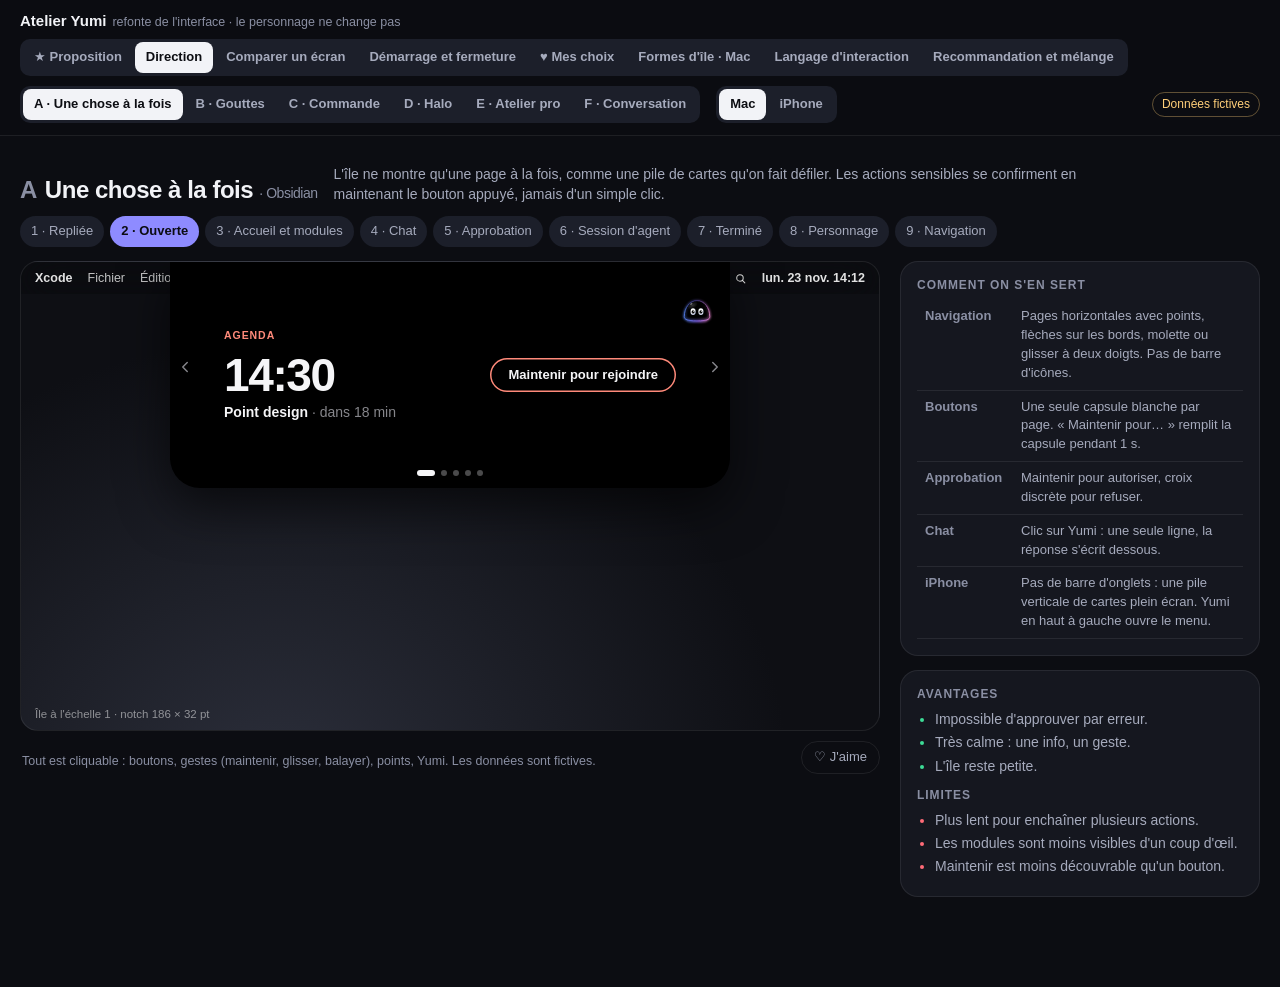
<file: design/explorations/atelier/index.html>
<!doctype html>
<html lang="fr">
<head>
<meta charset="utf-8">
<meta name="viewport" content="width=device-width, initial-scale=1">
<title>Atelier Yumi</title>
<!-- Atelier de direction artistique. Le personnage vient tel quel de yumi.js / yumi.css (extraits de design/maquette/reference.html, non modifiés).
     Seule l'interface autour de lui change. Toutes les données affichées sont fictives. -->
<link rel="stylesheet" href="yumi.css">
<link rel="stylesheet" href="atelier.css?v=33">
</head>
<body>
<div class="top"><div class="in">
 <div class="brand">Atelier Yumi<small>refonte de l'interface · le personnage ne change pas</small></div>
 <div class="seg" id="views"></div>
 <div class="seg" id="dirs"></div>
 <div class="seg" id="device"></div>
 <span class="fict">Données fictives</span>
</div></div>
<main id="main"></main>
<div id="toast"></div>
<script src="yumi.js"></script>
<script src="atelier.js?v=33"></script>
</body>
</html>
</file>
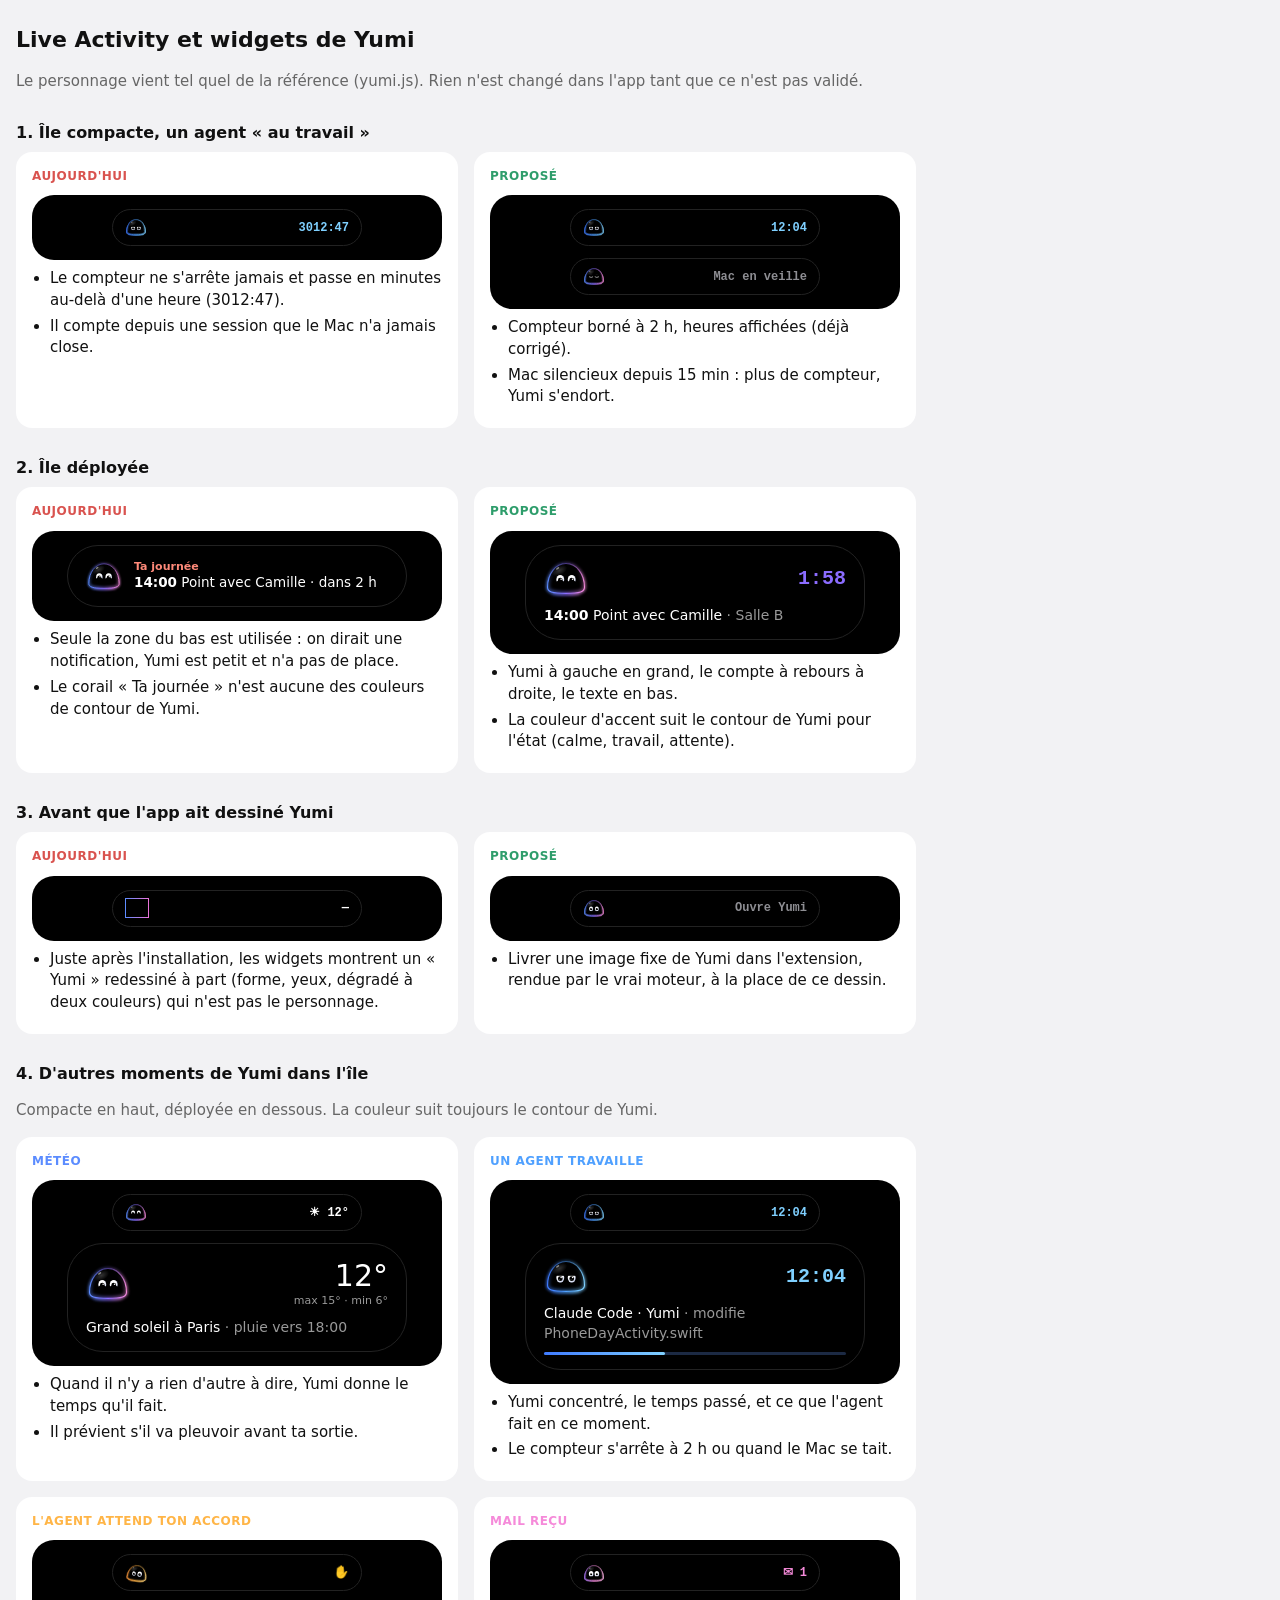
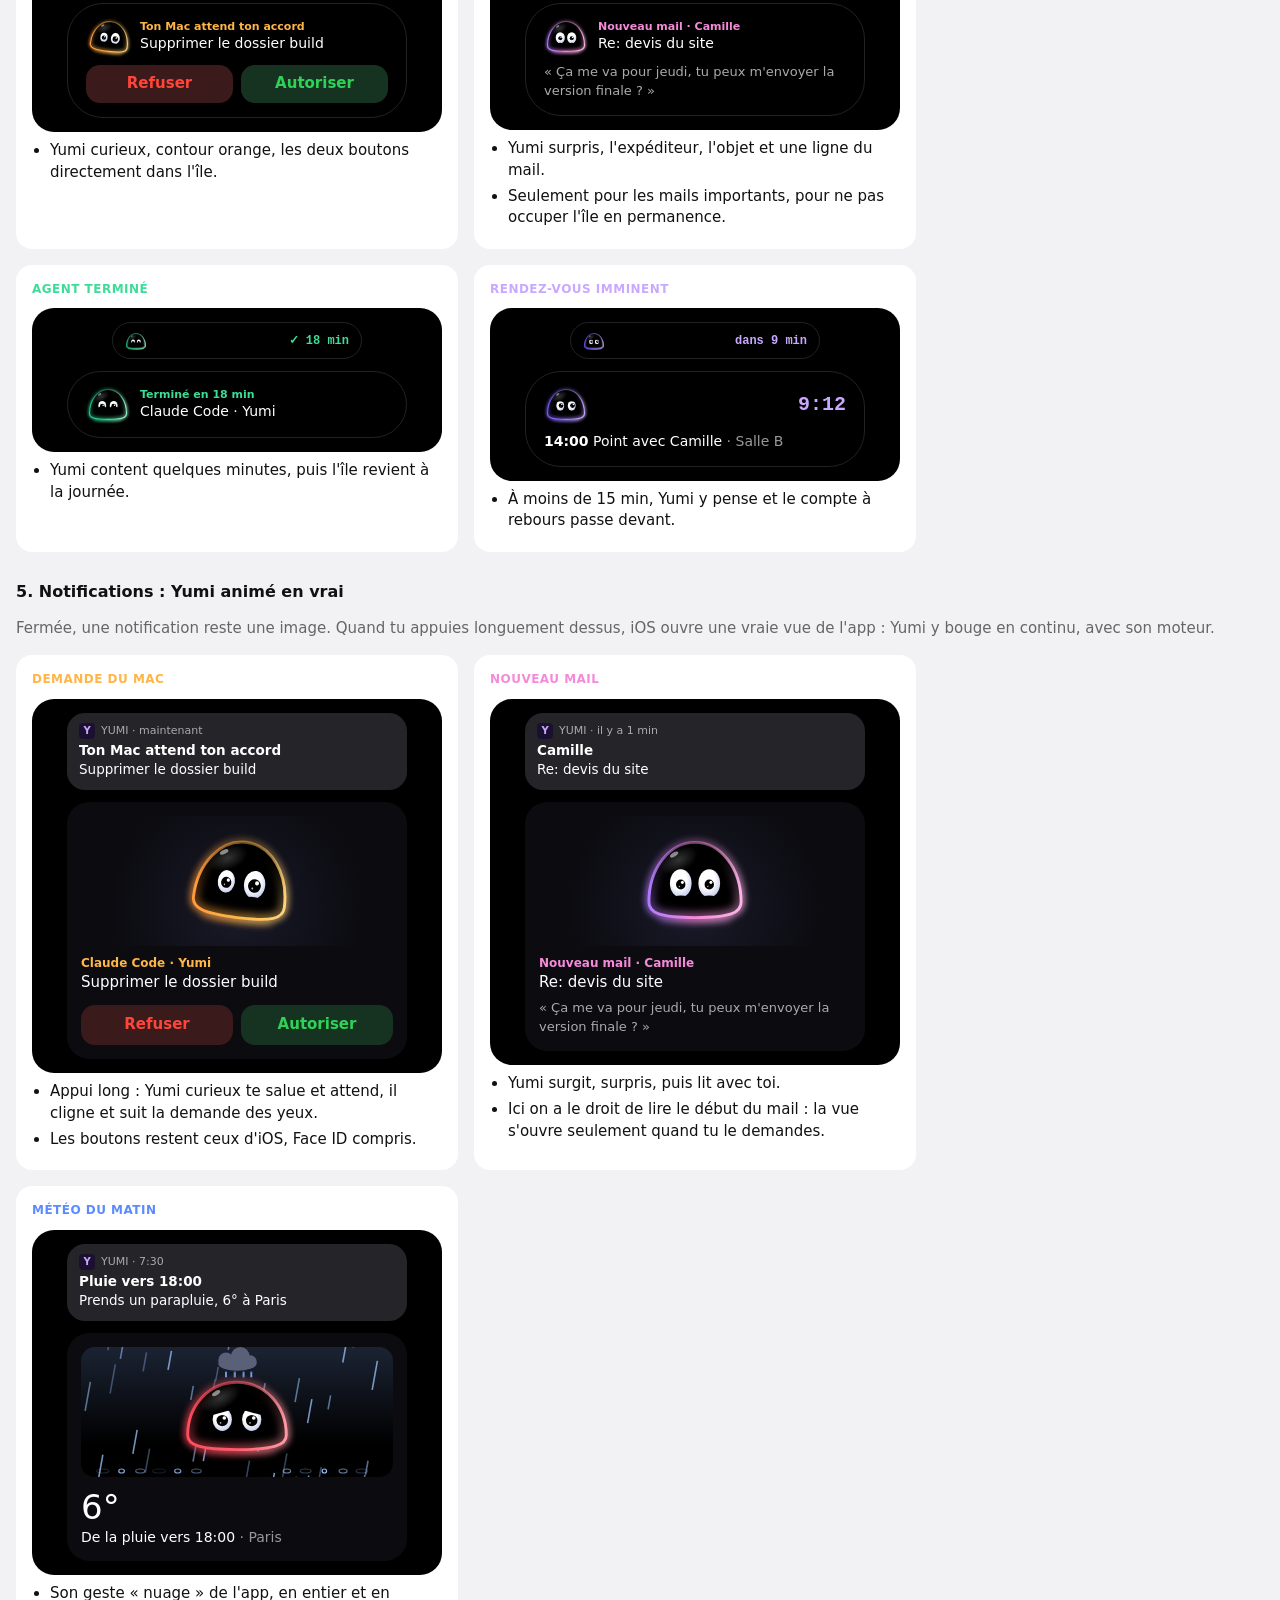
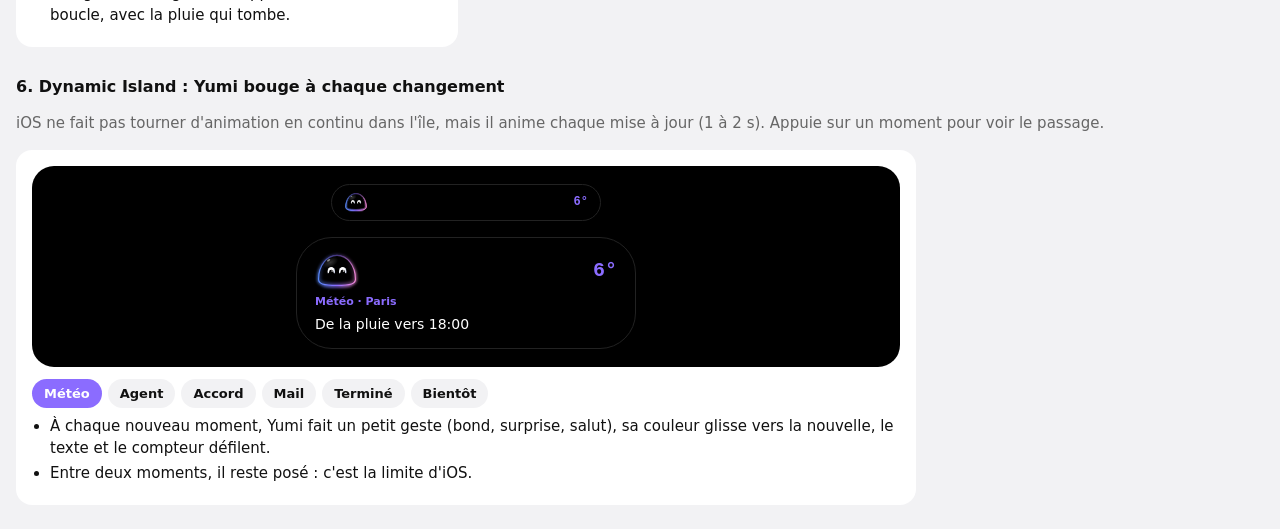
<file: design/refonte-ile/live-activity/index.html>
<!doctype html><html lang="fr"><head><meta charset="utf-8"><meta name="viewport" content="width=device-width,initial-scale=1">
<title>Live Activity Yumi</title><style>/* Extrait de design/maquette/reference.html par outils/extraire-yumi.py. Ne pas modifier à la main. */
:root { --spring: cubic-bezier(.32,1.22,.42,1) }
.yumi { display: block; overflow: visible; flex: none }
.yumi .breath, .yumi .pose { transform-box: fill-box; transform-origin: 50% 100% }
.yumi .breath { animation: breath 4.2s ease-in-out infinite }
.yumi.live .breath { animation: none }
.yumi .tiltg, .yumi .es, .yumi .lidt, .yumi .lidb, .yumi .eyes, .yumi .arm { transform-box: view-box }
.yumi .tiltg { transform-origin: 50px 76px; transform: rotate(calc(var(--tilt, 0) * 1deg)); transition: transform .4s var(--spring) }
.yumi .eyes { transform-origin: 50px 45px; transition: transform .25s var(--spring) }
.yumi .es, .yumi .lidt, .yumi .lidb { transition: transform .26s cubic-bezier(.3,1.3,.5,1) }
.yumi .eye { transform-box: fill-box; transform-origin: center; animation: blink 5.4s infinite }
.yumi .pupil { transform: translate(calc(var(--lx, 0) * 2.2px), calc(var(--ly, 0) * 2px)); transition: transform .14s ease-out }
.yumi[data-fixed] .pupil { transition: transform .3s var(--spring) }
.yumi .psg { transform-box: fill-box; transform-origin: center; transform: scale(var(--ps, 1)); transition: transform .26s var(--spring) }
.yumi .shut { transition: opacity .12s ease }
.yumi stop { transition: stop-color .5s ease }
.yumi .s1 { stop-color: var(--r1) } .yumi .s2 { stop-color: var(--r2) } .yumi .s3 { stop-color: var(--r3) }
.yumi .rim { stroke-width: var(--rw, 2.6); stroke-dasharray: 100; stroke-dashoffset: 0; transition: stroke-width .4s ease, stroke-dashoffset .8s cubic-bezier(.6,0,.2,1) }
.yumi .glow, .yumi .inner, .yumi .floor, .yumi .shine, .yumi .glint { transition: opacity .7s ease }
.yumi[data-dark] .rim { stroke-dashoffset: 100; transition: none }
.yumi[data-dark] .glow, .yumi[data-dark] .inner, .yumi[data-dark] .floor, .yumi[data-dark] .shine, .yumi[data-dark] .glint { opacity: 0; transition: none }
.yumi .glow { stroke-width: calc(var(--rw, 2.6) * 2.2) }
.yumi[data-alert] .glow { animation: pulse 1.1s ease-in-out infinite }
.yumi .arm { opacity: 0 } .yumi .arm.l { transform-origin: 17px 52px } .yumi .arm.r { transform-origin: 83px 52px }
.yumi .zz, .yumi .spark { opacity: 0; transform-box: fill-box; transform-origin: center }
#actor:hover .eyes { transform: scale(1.09) }
.yumi .prop { opacity: 0; transition: opacity .25s ease }
.yumi[data-scene="clope"] .p-clope, .yumi[data-scene="cafe"] .p-cafe, .yumi[data-scene="soleil"] .p-soleil, .yumi[data-scene="siffle"] .p-siffle, .yumi[data-scene="dodo"] .p-dodo, .yumi[data-scene="casque"] .p-casque, .yumi[data-scene="nuage"] .p-nuage { opacity: 1 }
.yumi .ember { animation: ember 1.8s ease-in-out infinite; transition: r .3s }
.yumi[data-drag] .ember { r: 3; fill: #FFC04D; animation: none }
.yumi .cup { transform-box: view-box; transform-origin: 66px 60px; transition: transform .35s var(--spring) }
.yumi[data-sip] .cup { transform: rotate(-30deg) translate(-3px, -3px) }
.yumi .shades { transform-box: fill-box; transform-origin: center }
.yumi[data-scene="soleil"] .shades { animation: shades .55s var(--spring) both }
.yumi .bubble { transform-box: fill-box; transform-origin: 15% 85% }
.yumi[data-scene="dodo"] .bubble { animation: bubble 3.2s ease-in-out infinite }
.yumi[data-scene="dodo"] .zz { animation: p-zz 2.6s ease-in-out infinite } .yumi[data-scene="dodo"] .z2 { animation-delay: .8s } .yumi[data-scene="dodo"] .z3 { animation-delay: 1.6s }
.yumi[data-scene="nuage"] .rain path { animation: rain .7s linear infinite } .yumi .rain .r2 { animation-delay: .2s !important } .yumi .rain .r3 { animation-delay: .45s !important } .yumi .rain .r4 { animation-delay: .1s !important }
.yumi .note { opacity: 0; transform-box: fill-box; transform-origin: center }
.yumi[data-scene="casque"] .note, .yumi[data-scene="siffle"] .note { animation: p-zz 2.2s ease-in-out infinite } .yumi .note.n2 { animation-delay: .7s !important } .yumi .note.n3 { animation-delay: 1.4s !important }
.yumi[data-pose="celebrer"] .arm.l { animation: p-arml 1.5s ease-in-out } .yumi[data-pose="celebrer"] .arm.r { animation: p-armr 1.5s ease-in-out }
.yumi[data-pose="celebrer"] .spark { animation: p-spark 1.5s ease-out }
.yumi[data-pose="celebrer"] .sp2 { animation-delay: .15s } .yumi[data-pose="celebrer"] .sp3 { animation-delay: .3s }
.yumi[data-pose="salut"] .arm.l { animation: p-arml 1.5s ease-in-out } .yumi[data-pose="salut"] .arm.r { animation: p-armr 1.5s ease-in-out }
.yumi[data-dark="out"] .rim { transition: stroke-dashoffset .8s cubic-bezier(.6,0,.2,1) }
.yumi[data-dark="out"] .glow, .yumi[data-dark="out"] .inner, .yumi[data-dark="out"] .floor, .yumi[data-dark="out"] .shine, .yumi[data-dark="out"] .glint { transition: opacity .7s ease }
@keyframes ember { 50% { opacity: .55 } }
@keyframes shades { from { transform: translateY(-34px) rotate(-14deg); opacity: 0 } }
@keyframes bubble { 0% { transform: scale(.15); opacity: 1 } 70% { transform: scale(1); opacity: 1 } 80% { transform: scale(1.25); opacity: 1 } 84%, 100% { transform: scale(1.5); opacity: 0 } }
@keyframes rain { from { transform: translateY(0); opacity: 1 } to { transform: translateY(9px); opacity: 0 } }
@keyframes breath { 50% { transform: scale(1.015, .975) } }
@keyframes blink { 0%, 95.5%, 100% { transform: scaleY(1) } 97.5% { transform: scaleY(.08) } }
@keyframes pulse { 50% { opacity: .35 } }
@keyframes p-arml { 0%, 100% { opacity: 0; transform: rotate(45deg) } 10%, 88% { opacity: 1 } 22%, 52%, 80% { transform: rotate(-14deg) } 37%, 66% { transform: rotate(16deg) } }
@keyframes p-armr { 0%, 100% { opacity: 0; transform: rotate(-45deg) } 10%, 88% { opacity: 1 } 22%, 52%, 80% { transform: rotate(14deg) } 37%, 66% { transform: rotate(-16deg) } }
@keyframes p-spark { 0% { opacity: 0; transform: scale(.2) } 30% { opacity: 1; transform: scale(1.1) rotate(20deg) } 100% { opacity: 0; transform: scale(.6) translateY(-10px) rotate(60deg) } }
@keyframes p-zz { 0% { opacity: 0; transform: translate(0, 4px) scale(.6) } 30% { opacity: 1 } 100% { opacity: 0; transform: translate(8px, -14px) scale(1.1) } }
</style>
<style>
:root{--bg:#f2f2f4;--ink:#111;--muted:#666;--card:#fff}
@media (prefers-color-scheme:dark){:root{--bg:#111;--ink:#eee;--muted:#999;--card:#1c1c1f}}
body{margin:0;background:var(--bg);color:var(--ink);font:15px/1.45 -apple-system,system-ui,sans-serif;padding:24px 16px}
h1{font-size:22px;margin:0 0 4px}h2{font-size:16px;margin:28px 0 8px}.muted{color:var(--muted)}
.row{display:grid;grid-template-columns:repeat(auto-fit,minmax(min(300px,100%),1fr));gap:16px;max-width:900px}
.card{background:var(--card);border-radius:16px;padding:16px}
.tag{font-size:12px;font-weight:700;text-transform:uppercase;letter-spacing:.04em;margin-bottom:10px}
.avant .tag{color:#d9534f}.apres .tag{color:#2e9d6b}
.phone{background:#000;border-radius:22px;padding:14px 10px;display:flex;flex-direction:column;align-items:center;gap:12px}
.island{max-width:100%;transition:transform .4s cubic-bezier(.3,1.4,.5,1);background:#000;border:1px solid #222;border-radius:24px;height:37px;width:250px;display:flex;align-items:center;justify-content:space-between;padding:0 12px;box-sizing:border-box;color:#fff}
.exp{background:#000;border:1px solid #222;border-radius:36px;width:100%;max-width:340px;padding:14px 18px;box-sizing:border-box;color:#fff;display:flex;gap:12px;align-items:center}
.t{font:700 12px ui-monospace,monospace}.y{display:inline-block}
.badge{width:22px;height:18px;border-radius:11px 11px 4px 4px;border:1.5px solid;border-image:linear-gradient(90deg,#5B8CFF,#ED73D9) 1;background:#000}
ul{margin:8px 0 0;padding-left:18px}li{margin:4px 0}
.notif{background:rgba(40,40,44,.95);color:#fff;border-radius:18px;padding:10px 12px;font-size:13.5px;width:100%;max-width:340px;box-sizing:border-box}
.nh{font-size:11px;color:#aaa;display:flex;gap:6px;align-items:center;margin-bottom:2px}.ico{width:16px;height:16px;border-radius:4px;background:#1c1030;color:#c9a8ff;font:700 10px system-ui;display:grid;place-items:center}
.notifx{background:#0b0b10;color:#fff;border-radius:22px;padding:14px;width:100%;max-width:340px;box-sizing:border-box}
.stage{height:130px;display:grid;place-items:center;border-radius:14px;background:radial-gradient(circle at 50% 70%,#1a1a2a,#0b0b10 70%);margin-bottom:10px;overflow:hidden;position:relative}
.stage canvas{position:absolute;inset:0;width:100%;height:100%}.stage .y{position:relative}
.btn{flex:1;text-align:center;padding:9px;border-radius:14px;font-weight:600}.btn.no{background:#3a1a1a;color:#FF453A}.btn.ok{background:#163322;color:#30D158}
.island.big{width:min(270px,100%);transition:width .5s cubic-bezier(.3,1.4,.5,1)}
.t{transition:color .6s}#islV,#islV2{display:inline-block}#islV.roll,#islV2.roll{animation:roll .5s}@keyframes roll{from{transform:translateY(-100%);opacity:0}}
.chips{display:flex;flex-wrap:wrap;gap:6px;margin-top:12px}.chips button{border:0;border-radius:999px;padding:7px 12px;background:var(--bg);color:var(--ink);font:600 13px system-ui;cursor:pointer}.chips button[aria-pressed=true]{background:#8B6CFF;color:#fff}
</style></head><body>
<h1>Live Activity et widgets de Yumi</h1>
<p class="muted">Le personnage vient tel quel de la référence (yumi.js). Rien n'est changé dans l'app tant que ce n'est pas validé.</p>

<h2>1. Île compacte, un agent « au travail »</h2>
<div class="row">
<div class="card avant"><div class="tag">Aujourd'hui</div><div class="phone">
<div class="island"><span class="y" data-m="concentre" data-r="work" data-s="22"></span><span class="t" style="color:#7FD0FF">3012:47</span></div></div>
<ul><li>Le compteur ne s'arrête jamais et passe en minutes au-delà d'une heure (3012:47).</li><li>Il compte depuis une session que le Mac n'a jamais close.</li></ul></div>
<div class="card apres"><div class="tag">Proposé</div><div class="phone">
<div class="island"><span class="y" data-m="concentre" data-r="work" data-s="22"></span><span class="t" style="color:#7FD0FF">12:04</span></div>
<div class="island"><span class="y" data-m="sommeil" data-r="calm" data-s="22"></span><span class="t" style="color:#8E8E93">Mac en veille</span></div></div>
<ul><li>Compteur borné à 2 h, heures affichées (déjà corrigé).</li><li>Mac silencieux depuis 15 min : plus de compteur, Yumi s'endort.</li></ul></div>
</div>

<h2>2. Île déployée</h2>
<div class="row">
<div class="card avant"><div class="tag">Aujourd'hui</div><div class="phone">
<div class="exp"><span class="y" data-m="heureux" data-r="calm" data-s="36"></span><div><div style="color:#FF8A7A;font:600 11px system-ui">Ta journée</div><div style="font-size:13.5px"><b>14:00</b> Point avec Camille · dans 2 h</div></div></div></div>
<ul><li>Seule la zone du bas est utilisée : on dirait une notification, Yumi est petit et n'a pas de place.</li><li>Le corail « Ta journée » n'est aucune des couleurs de contour de Yumi.</li></ul></div>
<div class="card apres"><div class="tag">Proposé</div><div class="phone">
<div class="exp" style="flex-direction:column;align-items:stretch;gap:8px"><div style="display:flex;justify-content:space-between;align-items:center"><span class="y" data-m="heureux" data-r="calm" data-s="44"></span><span class="t" style="color:#8B6CFF;font-size:20px">1:58</span></div><div style="font-size:14px"><b>14:00</b> Point avec Camille <span style="color:#999">· Salle B</span></div></div></div>
<ul><li>Yumi à gauche en grand, le compte à rebours à droite, le texte en bas.</li><li>La couleur d'accent suit le contour de Yumi pour l'état (calme, travail, attente).</li></ul></div>
</div>

<h2>3. Avant que l'app ait dessiné Yumi</h2>
<div class="row">
<div class="card avant"><div class="tag">Aujourd'hui</div><div class="phone"><div class="island"><span class="badge"></span><span class="t">—</span></div></div>
<ul><li>Juste après l'installation, les widgets montrent un « Yumi » redessiné à part (forme, yeux, dégradé à deux couleurs) qui n'est pas le personnage.</li></ul></div>
<div class="card apres"><div class="tag">Proposé</div><div class="phone"><div class="island"><span class="y" data-m="neutre" data-r="calm" data-s="22"></span><span class="t" style="color:#8E8E93">Ouvre Yumi</span></div></div>
<ul><li>Livrer une image fixe de Yumi dans l'extension, rendue par le vrai moteur, à la place de ce dessin.</li></ul></div>
</div>

<h2>4. D'autres moments de Yumi dans l'île</h2>
<p class="muted">Compacte en haut, déployée en dessous. La couleur suit toujours le contour de Yumi.</p>
<div class="row">
<div class="card"><div class="tag" style="color:#5B8CFF">Météo</div><div class="phone">
<div class="island"><span class="y" data-m="heureux" data-r="calm" data-s="22"></span><span class="t" style="color:#fff">☀︎ 12°</span></div>
<div class="exp" style="flex-direction:column;align-items:stretch;gap:8px"><div style="display:flex;justify-content:space-between;align-items:center"><span class="y" data-m="heureux" data-r="calm" data-s="44"></span><div style="text-align:right"><div style="font:300 30px system-ui">12°</div><div style="font-size:11px;color:#999">max 15° · min 6°</div></div></div><div style="font-size:14px">Grand soleil à Paris <span style="color:#999">· pluie vers 18:00</span></div></div></div>
<ul><li>Quand il n'y a rien d'autre à dire, Yumi donne le temps qu'il fait.</li><li>Il prévient s'il va pleuvoir avant ta sortie.</li></ul></div>

<div class="card"><div class="tag" style="color:#4FA0FF">Un agent travaille</div><div class="phone">
<div class="island"><span class="y" data-m="concentre" data-r="work" data-s="22"></span><span class="t" style="color:#7FD0FF">12:04</span></div>
<div class="exp" style="flex-direction:column;align-items:stretch;gap:8px"><div style="display:flex;justify-content:space-between;align-items:center"><span class="y" data-m="concentre" data-r="work" data-s="44"></span><span class="t" style="color:#7FD0FF;font-size:20px">12:04</span></div><div style="font-size:14px">Claude Code · Yumi <span style="color:#999">· modifie PhoneDayActivity.swift</span></div><div style="height:3px;background:#1c2a44;border-radius:2px"><div style="width:40%;height:3px;background:linear-gradient(90deg,#3F7BFF,#7FD0FF);border-radius:2px"></div></div></div></div>
<ul><li>Yumi concentré, le temps passé, et ce que l'agent fait en ce moment.</li><li>Le compteur s'arrête à 2 h ou quand le Mac se tait.</li></ul></div>

<div class="card"><div class="tag" style="color:#FFB547">L'agent attend ton accord</div><div class="phone">
<div class="island"><span class="y" data-m="curieux" data-r="warn" data-s="22"></span><span class="t" style="color:#FFB547">✋</span></div>
<div class="exp" style="flex-direction:column;align-items:stretch;gap:10px"><div style="display:flex;gap:10px;align-items:center"><span class="y" data-m="curieux" data-r="warn" data-s="44"></span><div><div style="font:600 11px system-ui;color:#FFB547">Ton Mac attend ton accord</div><div style="font-size:14px">Supprimer le dossier build</div></div></div><div style="display:flex;gap:8px"><span style="flex:1;text-align:center;padding:8px;border-radius:14px;background:#3a1a1a;color:#FF453A;font-weight:600">Refuser</span><span style="flex:1;text-align:center;padding:8px;border-radius:14px;background:#163322;color:#30D158;font-weight:600">Autoriser</span></div></div></div>
<ul><li>Yumi curieux, contour orange, les deux boutons directement dans l'île.</li></ul></div>

<div class="card"><div class="tag" style="color:#F58AD9">Mail reçu</div><div class="phone">
<div class="island"><span class="y" data-m="surpris" data-r="joy" data-s="22"></span><span class="t" style="color:#F58AD9">✉︎ 1</span></div>
<div class="exp" style="flex-direction:column;align-items:stretch;gap:8px"><div style="display:flex;gap:10px;align-items:center"><span class="y" data-m="surpris" data-r="joy" data-s="44"></span><div><div style="font:600 11px system-ui;color:#F58AD9">Nouveau mail · Camille</div><div style="font-size:14px">Re: devis du site</div></div></div><div style="font-size:13px;color:#aaa">« Ça me va pour jeudi, tu peux m'envoyer la version finale ? »</div></div></div>
<ul><li>Yumi surpris, l'expéditeur, l'objet et une ligne du mail.</li><li>Seulement pour les mails importants, pour ne pas occuper l'île en permanence.</li></ul></div>

<div class="card"><div class="tag" style="color:#3DDC97">Agent terminé</div><div class="phone">
<div class="island"><span class="y" data-m="heureux" data-r="done" data-s="22"></span><span class="t" style="color:#3DDC97">✓ 18 min</span></div>
<div class="exp" style="flex-direction:column;align-items:stretch;gap:8px"><div style="display:flex;gap:10px;align-items:center"><span class="y" data-m="heureux" data-r="done" data-s="44"></span><div><div style="font:600 11px system-ui;color:#3DDC97">Terminé en 18 min</div><div style="font-size:14px">Claude Code · Yumi</div></div></div></div></div>
<ul><li>Yumi content quelques minutes, puis l'île revient à la journée.</li></ul></div>

<div class="card"><div class="tag" style="color:#C9A8FF">Rendez-vous imminent</div><div class="phone">
<div class="island"><span class="y" data-m="reflechi" data-r="think" data-s="22"></span><span class="t" style="color:#C9A8FF">dans 9 min</span></div>
<div class="exp" style="flex-direction:column;align-items:stretch;gap:8px"><div style="display:flex;justify-content:space-between;align-items:center"><span class="y" data-m="reflechi" data-r="think" data-s="44"></span><span class="t" style="color:#C9A8FF;font-size:20px">9:12</span></div><div style="font-size:14px"><b>14:00</b> Point avec Camille <span style="color:#999">· Salle B</span></div></div></div>
<ul><li>À moins de 15 min, Yumi y pense et le compte à rebours passe devant.</li></ul></div>
</div>

<h2>5. Notifications : Yumi animé en vrai</h2>
<p class="muted">Fermée, une notification reste une image. Quand tu appuies longuement dessus, iOS ouvre une vraie vue de l'app : Yumi y bouge en continu, avec son moteur.</p>
<div class="row">
<div class="card"><div class="tag" style="color:#FFB547">Demande du Mac</div><div class="phone" style="padding:14px">
<div class="notif"><div class="nh"><span class="ico">Y</span>YUMI · maintenant</div><b>Ton Mac attend ton accord</b><div>Supprimer le dossier build</div></div>
<div class="notifx"><div class="stage"><span class="y live" data-m="curieux" data-r="warn" data-s="110" data-p="salut"></span></div>
<div style="font:600 12px system-ui;color:#FFB547">Claude Code · Yumi</div><div style="font-size:15px;margin:2px 0 12px">Supprimer le dossier build</div>
<div style="display:flex;gap:8px"><span class="btn no">Refuser</span><span class="btn ok">Autoriser</span></div></div></div>
<ul><li>Appui long : Yumi curieux te salue et attend, il cligne et suit la demande des yeux.</li><li>Les boutons restent ceux d'iOS, Face ID compris.</li></ul></div>

<div class="card"><div class="tag" style="color:#F58AD9">Nouveau mail</div><div class="phone" style="padding:14px">
<div class="notif"><div class="nh"><span class="ico">Y</span>YUMI · il y a 1 min</div><b>Camille</b><div>Re: devis du site</div></div>
<div class="notifx"><div class="stage"><span class="y live" data-m="surpris" data-r="joy" data-s="110" data-p="pop" data-loop="4200"></span></div>
<div style="font:600 12px system-ui;color:#F58AD9">Nouveau mail · Camille</div><div style="font-size:15px;margin:2px 0 6px">Re: devis du site</div>
<div style="font-size:13px;color:#aaa">« Ça me va pour jeudi, tu peux m'envoyer la version finale ? »</div></div></div>
<ul><li>Yumi surgit, surpris, puis lit avec toi.</li><li>Ici on a le droit de lire le début du mail : la vue s'ouvre seulement quand tu le demandes.</li></ul></div>

<div class="card"><div class="tag" style="color:#5B8CFF">Météo du matin</div><div class="phone" style="padding:14px">
<div class="notif"><div class="nh"><span class="ico">Y</span>YUMI · 7:30</div><b>Pluie vers 18:00</b><div>Prends un parapluie, 6° à Paris</div></div>
<div class="notifx"><div class="stage rain"><canvas class="rainfx"></canvas><span class="y live" data-m="neutre" data-r="calm" data-s="110" data-sc="nuage"></span></div>
<div style="font:300 34px system-ui">6°</div><div style="font-size:14px">De la pluie vers 18:00 <span style="color:#999">· Paris</span></div></div></div>
<ul><li>Son geste « nuage » de l'app, en entier et en boucle, avec la pluie qui tombe.</li></ul></div>
</div>

<h2>6. Dynamic Island : Yumi bouge à chaque changement</h2>
<p class="muted">iOS ne fait pas tourner d'animation en continu dans l'île, mais il anime chaque mise à jour (1 à 2 s). Appuie sur un moment pour voir le passage.</p>
<div class="row"><div class="card"><div class="phone" style="padding:18px 10px">
<div class="island big" id="isl"><span id="islY"></span><span class="t" id="islV"></span></div>
<div class="exp" id="islE" style="flex-direction:column;align-items:stretch;gap:6px;margin-top:4px"><div style="display:flex;justify-content:space-between;align-items:center"><span id="islY2"></span><span class="t" id="islV2" style="font-size:20px"></span></div><div id="islK" style="font:600 11px system-ui"></div><div id="islT" style="font-size:14px"></div></div></div>
<div class="chips" id="chips"></div>
<ul><li>À chaque nouveau moment, Yumi fait un petit geste (bond, surprise, salut), sa couleur glisse vers la nouvelle, le texte et le compteur défilent.</li><li>Entre deux moments, il reste posé : c'est la limite d'iOS.</li></ul></div></div>
<script>// Extrait de design/maquette/reference.html par outils/extraire-yumi.py. Ne pas modifier à la main.
/* ---------- Yumi: one SVG whose face is driven by CSS variables, so expressions blend instead of snapping ---------- */
const RIMS = {
  calm: ['#5B8CFF', '#8B6CFF', '#F58AD9'], work: ['#3F7BFF', '#4FA0FF', '#7FD0FF'], think: ['#7B5CFF', '#9B7BFF', '#C9A8FF'],
  warn: ['#FF9A3D', '#FFB547', '#FFD37A'], error: ['#FF4D5E', '#FF5D6C', '#FF9AA4'], done: ['#22C98A', '#3DDC97', '#9BF0C8'], joy: ['#B07BFF', '#F58AD9', '#FFB3E6'],
};
const BASE = { esl: 1, esr: 1, ps: 1, tl: 0, tr: 0, al: 0, ar: 0, bl: 0, br: 0, cl: 0, cr: 0, tilt: 0 };
const MOODS = {
  neutre: {}, heureux: { bl: .42, br: .42 }, curieux: { esl: .92, esr: 1.14, tilt: 7 },
  concentre: { tl: .38, tr: .38, look: [0, .5] }, reflechi: { tl: .16, tr: .16, look: [.8, -.8] },
  surpris: { esl: 1.16, esr: 1.16, ps: .72 }, inquiet: { tl: .3, tr: .3, al: -16, ar: 16 }, agace: { tl: .4, tr: .4, al: 16, ar: -16 },
  clin: { tr: 1.1, cr: 1 }, sommeil: { tl: 1.1, tr: 1.1, cl: 1, cr: 1 },
};
/* Faces taken only while a pose plays */
const POSE_FACES = { las: { tl: .46, tr: .46, look: [.5, .55] }, vide: { tl: .5, tr: .5, look: [0, -.8] }, ailleurs: { esl: .96, esr: .96, look: [.95, -.6] }, serre: { tl: .3, tr: .3, bl: .3, br: .3, ps: .85, al: 10, ar: -10 }, haut: { esl: 1.14, esr: 1.14, ps: .8, look: [0, -1] }, ferme: { tl: 1.1, tr: 1.1, cl: 1, cr: 1 } };
const BODY = 'M8 62C8 31 27 8 50 8s42 23 42 54c0 10-10 14-42 14S8 72 8 62Z';
const STAR = 'M0-5 1.3-1.3 5 0 1.3 1.3 0 5-1.3 1.3-5 0-1.3-1.3Z';
let uid = 0;

function moodVars(mood, rim) {
  const m = Object.assign({}, BASE, MOODS[mood] || POSE_FACES[mood]), [r1, r2, r3] = RIMS[rim], v = { r1, r2, r3 };
  for (const k in BASE) v[k] = m[k];
  if (m.look) { v.lx = m.look[0]; v.ly = m.look[1] }
  return { v, fixed: !!m.look };
}
function setMood(el, mood, rim, temp) {
  if (!temp) { el._mood = mood; el._rim = rim }
  const { v, fixed } = moodVars(mood, rim);
  for (const k in v) el.style.setProperty('--' + k, v[k]);
  if (fixed) el.dataset.fixed = ''; else delete el.dataset.fixed;
  el.setAttribute('aria-label', 'Yumi, ' + mood);
}
function eye(cx, s, id) {
  const o = `transform-origin:${cx}px 45px;`;
  return `<g class="eg" data-sd="${cx < 50 ? -1 : 1}"><g class="es" style="${o}transform:scale(var(--es${s}))"><g class="eye"><ellipse cx="${cx}" cy="45" rx="9" ry="11" fill="url(#${id}e)"/><g class="pupil"><g class="psg"><circle cx="${cx}" cy="46" r="5.4" fill="#000000"/><circle cx="${cx + 1.9}" cy="43.6" r="1.7" fill="#fff"/><circle cx="${cx - 1.6}" cy="48.2" r=".8" fill="#fff" opacity=".7"/></g></g></g></g>
    <rect class="lidt" x="${cx - 17}" y="8" width="34" height="26" fill="#000000" style="${o}transform:rotate(calc(var(--a${s}) * 1deg)) translateY(calc(var(--t${s}) * 25px - 3px))"/>
    <ellipse class="lidb" cx="${cx}" cy="68" rx="16" ry="12" fill="#000000" style="transform:translateY(calc(var(--b${s}) * -22px))"/>
    <path class="shut" d="M${cx - 8} 45q8 6 16 0" fill="none" stroke="#fff" stroke-width="2.6" stroke-linecap="round" style="opacity:var(--c${s})"/></g>`;
}
function yumi({ size = 100, mood = 'neutre', rim = 'calm', rimW = 2.6, pose = '', cls = '' } = {}) {
  const id = 'y' + (++uid), g = `url(#${id}g)`, { v, fixed } = moodVars(mood, rim);
  const vars = Object.entries(v).map(([k, x]) => `--${k}:${x}`).join(';');
  const arm = (side, d) => `<g class="arm ${side}"><path d="${d}" stroke="${g}" stroke-width="12" stroke-linecap="round" fill="none"/><path d="${d}" stroke="#000000" stroke-width="8.4" stroke-linecap="round" fill="none"/></g>`;
  return `<svg class="yumi ${cls}" ${fixed ? 'data-fixed' : ''} ${pose ? `data-pose="${pose}"` : ''} viewBox="0 0 100 84" width="${size}" height="${size * .84}" style="${vars};--rw:${rimW}" role="img" aria-label="Yumi, ${mood}">
    <defs>
      <linearGradient id="${id}g" x1="0" x2="1"><stop offset="0" class="s1"/><stop offset=".5" class="s2"/><stop offset="1" class="s3"/></linearGradient>
      <linearGradient id="${id}f" gradientUnits="userSpaceOnUse" x1="0" x2="0" y1="-10" y2="100"><stop offset="0" stop-color="#fff" stop-opacity=".28"/><stop offset=".55" stop-color="#fff"/></linearGradient>
      <mask id="${id}m" maskUnits="userSpaceOnUse" x="-120" y="-120" width="340" height="320"><rect x="-120" y="-120" width="340" height="320" fill="url(#${id}f)"/></mask>
      <linearGradient id="${id}k" gradientUnits="userSpaceOnUse" x1="0" x2="0" y1="20" y2="80"><stop offset="0" stop-color="#fff" stop-opacity="0"/><stop offset="1" stop-color="#fff"/></linearGradient>
      <mask id="${id}n" maskUnits="userSpaceOnUse" x="-120" y="-120" width="340" height="320"><rect x="-120" y="-120" width="340" height="320" fill="url(#${id}k)"/></mask>
      <radialGradient id="${id}h"><stop offset="0" stop-color="#fff" stop-opacity=".2"/><stop offset="1" stop-color="#fff" stop-opacity="0"/></radialGradient>
      <radialGradient id="${id}e" cx=".42" cy=".36" r=".75"><stop offset=".45" stop-color="#fff"/><stop offset="1" stop-color="#B4BFE6"/></radialGradient>
      <clipPath id="${id}c"><path class="cp" d="${BODY}"/></clipPath>
      <filter id="${id}b" x="-60%" y="-60%" width="220%" height="220%"><feGaussianBlur stdDeviation="3.2"/></filter>
    </defs>
    <g class="tiltg"><ellipse class="floor" cx="50" cy="78" rx="34" ry="4" fill="${g}" opacity=".35" filter="url(#${id}b)"/><g class="pose"><g class="breath">
      <g class="arms">${arm('l', 'M17 52 5 37')}${arm('r', 'M83 52 95 37')}</g>
      <path class="glow" d="${BODY}" fill="none" stroke="${g}" filter="url(#${id}b)" mask="url(#${id}m)" opacity=".85"/>
      <path class="bd" d="${BODY}" fill="#000000"/>
      <g clip-path="url(#${id}c)"><g class="facepos"><g class="eyes">${eye(37, 'l', id)}${eye(63, 'r', id)}</g></g>
        <path class="inner" d="${BODY}" fill="none" stroke="${g}" stroke-width="11" filter="url(#${id}b)" mask="url(#${id}n)" opacity=".5"/>
        <ellipse class="shine" cx="35" cy="24" rx="19" ry="11" fill="url(#${id}h)" transform="rotate(-28 35 24)"/>
        <ellipse class="glint" cx="31" cy="19" rx="4.2" ry="1.9" fill="#fff" opacity=".5" transform="rotate(-32 31 19)"/></g>
      <path class="rim" pathLength="100" d="${BODY}" fill="none" stroke="${g}" mask="url(#${id}m)"/>
      <g class="tops">
        <g class="prop p-casque"><path d="M9 47C9 16 28 1 50 1s41 15 41 46" fill="none" stroke="#2B2E3F" stroke-width="4.2" stroke-linecap="round"/><rect x="2" y="38" width="11" height="20" rx="5" fill="#1F2231" stroke="${g}" stroke-width="1.4"/><rect x="87" y="38" width="11" height="20" rx="5" fill="#1F2231" stroke="${g}" stroke-width="1.4"/></g>
        <g class="prop p-nuage"><g fill="#5A6078"><ellipse cx="50" cy="-9" rx="17" ry="6.5"/><circle cx="40" cy="-12" r="7"/><circle cx="53" cy="-15.5" r="8.5"/><circle cx="62" cy="-10.5" r="6"/></g><g class="rain" stroke="#7FB4FF" stroke-width="1.5" stroke-linecap="round"><path d="M40-1v4"/><path class="r2" d="M48-1v4"/><path class="r3" d="M56-1v4"/><path class="r4" d="M63-1v4"/></g></g>
      </g>
      <g class="props">
        <g class="prop p-clope"><path d="M57 60 75.5 64" stroke="#F1EDE4" stroke-width="3.2" stroke-linecap="round"/><path d="M57 60 61 60.9" stroke="#D9A066" stroke-width="3.2" stroke-linecap="round"/><circle class="ember" cx="76" cy="64.1" r="1.9" fill="#FF7A3D"/></g>
        <g class="prop p-cafe"><g transform="translate(8 8)"><g class="cup"><path d="M65 54h13v6a6.5 6.5 0 0 1-13 0z" fill="#F4F5F8"/><path d="M78 56q5.5 0 5.5 3.6T78 63" fill="none" stroke="#F4F5F8" stroke-width="1.9"/><path d="M66.6 55.4h9.8" stroke="#6B4226" stroke-width="1.7" stroke-linecap="round"/></g></g></g>
        <g class="prop p-soleil"><g class="shades"><rect x="24" y="37" width="24" height="15" rx="6" fill="#0A0B10" stroke="${g}" stroke-width="1.6"/><rect x="52" y="37" width="24" height="15" rx="6" fill="#0A0B10" stroke="${g}" stroke-width="1.6"/><path d="M48 42q2-1.6 4 0" fill="none" stroke="${g}" stroke-width="1.6"/><path d="M29 47l6-6M57 47l6-6" stroke="#fff" stroke-width="1.5" stroke-linecap="round" opacity=".75"/></g></g>
        <g class="prop p-siffle"><circle cx="52" cy="61" r="2.7" fill="none" stroke="#fff" stroke-width="1.7"/></g>
        <g class="prop p-dodo"><circle class="bubble" cx="58" cy="57" r="6.5" fill="#9BB8FF" fill-opacity=".22" stroke="#9BB8FF" stroke-width="1"/></g>
      </g>
    </g></g><g class="drops" fill="${g}">${'<circle r="0"/>'.repeat(12)}</g><g class="smoke" fill="#D9DCE8">${'<circle r="0"/>'.repeat(16)}</g></g>
    <g fill="${g}" font-family="ui-rounded, Nunito, sans-serif" font-weight="800"><text class="note" x="84" y="22" font-size="11">♪</text><text class="note n2" x="93" y="10" font-size="14">♫</text><text class="note n3" x="100" y="26" font-size="10">♪</text></g>
    <g fill="${g}"><g transform="translate(8 14)"><path class="spark" d="${STAR}"/></g><g transform="translate(92 10) scale(1.3)"><path class="spark sp2" d="${STAR}"/></g><g transform="translate(50 -4) scale(.9)"><path class="spark sp3" d="${STAR}"/></g></g>
    <g fill="#9BB8FF" font-family="ui-rounded, Nunito, sans-serif" font-weight="800"><text class="zz" x="78" y="26" font-size="9">z</text><text class="zz z2" x="86" y="16" font-size="12">z</text><text class="zz z3" x="94" y="6" font-size="15">Z</text></g>
  </svg>`;
}
/* ---------- A soft body: height and lean are springs, the outline is rebuilt every frame, so Yumi wobbles instead of being scaled ---------- */
const calm = matchMedia('(prefers-reduced-motion: reduce)').matches;
function bodyPath(h, w, L) {
  const by = 76, ty = by - 68 * h, tx = 50 + L, sy = by - 14 * Math.pow(h, .7), wb = 1 + (w - 1) * .55;
  const lx = 50 - 42 * w + L * .12, rx = 50 + 42 * w + L * .12, cy = sy - 31 * h, my = sy + (by - sy) * .71, f = (n) => n.toFixed(1);
  return `M${f(lx)} ${f(sy)}C${f(lx)} ${f(cy)} ${f(tx - 23 * w)} ${f(ty)} ${f(tx)} ${f(ty)}C${f(tx + 23 * w)} ${f(ty)} ${f(rx)} ${f(cy)} ${f(rx)} ${f(sy)}C${f(rx)} ${f(my)} ${f(50 + 32 * wb)} ${by} 50 ${by}C${f(50 - 32 * wb)} ${by} ${f(lx)} ${f(my)} ${f(lx)} ${f(sy)}Z`;
}
const LIVE = [];
class Blob {
  constructor(svg) {
    this.el = svg; svg._blob = this; svg.classList.add('live');
    this.paths = [...svg.querySelectorAll('.bd,.rim,.glow,.cp,.inner')]; this.egs = [...svg.querySelectorAll('.eg')]; this.glint = svg.querySelector('.glint'); this.yaw = 0; this.pitch = 0;
    this.face = svg.querySelector('.facepos'); this.shine = svg.querySelector('.shine'); this.props = svg.querySelector('.props'); this.tops = svg.querySelector('.tops'); this.pose = svg.querySelector('.pose'); this.arms = svg.querySelector('.arms'); this.floor = svg.querySelector('.floor');
    this.dots = [...svg.querySelectorAll('.drops circle')]; this.parts = []; this.fog = [...svg.querySelectorAll('.smoke circle')]; this.puffs = []; this.scene = null; this.st = 0; this.sa = 0; this.fx = [0, 0, 1, 1];
    Object.assign(this, { h: 1, vh: 0, th: 1, lean: 0, vl: 0, tl: 0, gaze: 0, eye: 0, y: 0, vy: 0, air: false, sleep: false, t: Math.random() * 10, steps: [], t0: 0 });
    this.soft(); LIVE.push(this);
  }
  soft() { this.k = 170; this.c = 9; this.kl = 150; this.cl = 8 }
  hard() { this.k = 420; this.c = 34 }
  setScene(name) {
    this.scene = name ? SCENES[name] : null; this.st = 0; this.sa = 0; this.ex = 0; this.tl = 0; this.th = 1; this.sleep = name === 'dodo';
    delete this.el.dataset.drag; delete this.el.dataset.sip;
    if (name) { this.el.dataset.scene = name; setMood(this.el, this.scene.face, this.scene.rim) } else delete this.el.dataset.scene;
  }
  /* where a point of the face ends up once the body has moved */
  world(x, y) { const [dx, dy, sx, sy] = this.fx; return [50 + (x - 50) * sx + dx - this.lean * .12, 45 + (y - 45) * sy + dy + this.y] }
  puff(x, y, vx, vy, r, life) { this.puffs.push({ x, y, vx, vy, r, life, max: life, ph: Math.random() * 6 }) }
  play(name) { const p = POSE_FX[name]; if (!p) return; this.soft(); this.tl = 0; this.th = 1; this.steps = p.slice(); this.t0 = performance.now() }
  splat(n, pow) { for (const s of [-1, 1]) for (let i = 0; i < n; i++) this.parts.push({ x: 50 + s * 44, y: 71, vx: s * (50 + Math.random() * 80) * pow, vy: -(40 + Math.random() * 80) * pow, r: 1.5 + Math.random() * 1.5, life: .55 + Math.random() * .3 }) }
  fling(s) { for (let i = 0; i < 2; i++) this.parts.push({ x: 50 + s * 34 + this.lean * .5, y: 36 + Math.random() * 22, vx: s * (90 + Math.random() * 90), vy: -(20 + Math.random() * 70), r: 1.3 + Math.random() * 1.3, life: .45 + Math.random() * .3 }) }
  step(dt, now) {
    while (this.steps.length && now - this.t0 >= this.steps[0][0]) this.steps.shift()[1](this);
    this.t += dt; this.st += dt;
    if (this.scene && !this.steps.length && !this.air) (this.scene.tick || ((b) => { b.th = b.scene.th || 1 }))(this, dt);
    const th = this.sleep ? .56 : this.th;
    this.vh += (-(this.h - th) * this.k - this.vh * this.c) * dt; this.h = Math.max(.3, Math.min(1.9, this.h + this.vh * dt));
    this.vl += (-(this.lean - this.tl - this.gaze) * this.kl - this.vl * this.cl) * dt; this.lean += this.vl * dt;
    this.eye += (this.lean - this.eye) * Math.min(1, dt * 9);
    const st = this.el.style, k = Math.min(1, dt * 9);
    this.yaw += ((parseFloat(st.getPropertyValue('--lx')) || 0) * .5 - this.yaw) * k;
    this.pitch += ((parseFloat(st.getPropertyValue('--ly')) || 0) * .32 - this.pitch) * k;
    if (this.air) { this.vy += 900 * dt; this.y += this.vy * dt; if (this.y >= 0) { this.y = 0; this.air = false; this.th = 1; this.soft(); this.vh = -7; this.splat(2, .7) } }
    for (const p of this.parts) { p.vy += 420 * dt; p.x += p.vx * dt; p.y += p.vy * dt; p.life -= dt }
    this.parts = this.parts.filter(p => p.life > 0 && p.y < 82);
    for (const p of this.puffs) { p.vy -= 10 * dt; p.vx *= 1 - 1.4 * dt; p.x += (p.vx + Math.sin(this.t * 3 + p.ph) * 5) * dt; p.y += p.vy * dt; p.life -= dt }
    this.puffs = this.puffs.filter(p => p.life > 0).slice(-16);
    this.draw();
  }
  draw() {
    const amp = this.sleep ? .03 : .013, sp = this.sleep ? .9 : 1.5;
    const h = this.h + amp * Math.sin(this.t * sp), w = Math.max(.68, Math.min(1.55, 1 / Math.pow(h, .62))), L = this.lean;
    const d = bodyPath(h, w, L); for (const p of this.paths) p.setAttribute('d', d);
    const ey = 76 - 68 * h + 37 * Math.pow(h, .85);
    this.fx = [this.eye * .6, ey - 45, Math.pow(w, .45), Math.pow(h, .5)];
    const ft = `translate(${this.fx[0].toFixed(2)} ${this.fx[1].toFixed(2)}) translate(50 45) scale(${this.fx[2].toFixed(3)} ${this.fx[3].toFixed(3)}) translate(-50 -45)`;
    this.face.setAttribute('transform', ft); this.props.setAttribute('transform', ft);
    this.tops.setAttribute('transform', `translate(${L.toFixed(2)} ${(68 - 68 * h).toFixed(2)})`);
    /* eyes sit on a sphere: turning the head slides them sideways and narrows the one going round the edge */
    for (const g of this.egs) {
      const sd = +g.dataset.sd, ya = sd * .33 + this.yaw, pi = this.pitch, cx = 50 + sd * 13;
      const ex = Math.sin(ya) * Math.cos(pi) * 40.1, ey2 = Math.sin(pi) * 30, fx = Math.max(.35, Math.cos(ya)), fy = Math.max(.6, Math.cos(pi));
      g.setAttribute('transform', `translate(${(ex - sd * 13).toFixed(2)} ${ey2.toFixed(2)}) translate(${cx} 45) scale(${fx.toFixed(3)} ${fy.toFixed(3)}) translate(${-cx} -45)`);
    }
    const top = 76 - 68 * h, sx = 35 + L * .8 - this.yaw * 12, sy2 = top + 16 * h - this.pitch * 6;
    this.shine.setAttribute('cx', sx.toFixed(1)); this.shine.setAttribute('cy', sy2.toFixed(1)); this.shine.setAttribute('rx', (19 * w).toFixed(1)); this.shine.setAttribute('ry', (11 * Math.pow(h, .7)).toFixed(1)); this.shine.setAttribute('transform', `rotate(-28 ${sx.toFixed(1)} ${sy2.toFixed(1)})`);
    const gx = sx - 4, gy = top + 11 * h - this.pitch * 6;
    this.glint.setAttribute('cx', gx.toFixed(1)); this.glint.setAttribute('cy', gy.toFixed(1)); this.glint.setAttribute('transform', `rotate(-32 ${gx.toFixed(1)} ${gy.toFixed(1)})`);
    this.pose.setAttribute('transform', `translate(${(-L * .12).toFixed(2)} ${this.y.toFixed(2)})`);
    this.arms.setAttribute('transform', `translate(${(L * .35).toFixed(2)} ${((1 - h) * 24).toFixed(2)})`);
    this.floor.setAttribute('rx', (34 * w * (this.air ? .7 : 1)).toFixed(1));
    this.fog.forEach((c, i) => { const p = this.puffs[i]; if (p) { const k = p.life / p.max; c.setAttribute('cx', p.x.toFixed(1)); c.setAttribute('cy', p.y.toFixed(1)); c.setAttribute('r', (p.r * (1 + (1 - k) * 2.2)).toFixed(2)); c.setAttribute('opacity', (.5 * k).toFixed(2)) } else c.setAttribute('r', 0) });
    this.dots.forEach((c, i) => { const p = this.parts[i]; if (p) { c.setAttribute('cx', p.x.toFixed(1)); c.setAttribute('cy', p.y.toFixed(1)); c.setAttribute('r', (p.r * Math.min(1, p.life * 3)).toFixed(2)) } else c.setAttribute('r', 0) });
  }
}
const face = (m) => (b) => setMood(b.el, m, b.el._rim || 'calm', true);
const back = (b) => setMood(b.el, b.el._mood || 'neutre', b.el._rim || 'calm', true);
const crouch = (b) => { b.hard(); b.th = .66 }, leap = (b) => { b.soft(); b.th = 1.18; b.vy = -190; b.air = true };
const POSE_FX = {
  /* rise a little, slam flat with the eyes squeezed, hold, then spring back up and wobble */
  ecraser: [[0, b => { b.k = 300; b.c = 22; b.th = 1.12 }], [130, b => { b.hard(); b.th = .5; face('serre')(b) }], [240, b => b.splat(3, 1)], [780, b => { b.soft(); b.c = 7; b.th = 1; face('surpris')(b) }], [1250, back]],
  /* crouch, reach up thin while looking at the sky and swaying, then snap back */
  etirer: [[0, b => { b.hard(); b.th = .8 }], [170, b => { b.k = 110; b.c = 10; b.th = 1.45; b.tl = 5; face('haut')(b) }], [560, b => { b.tl = -5 }], [860, b => { b.tl = 0; b.k = 210; b.c = 6.5; b.th = 1 }], [1250, back]],
  /* eyes shut, the top whips left and right behind the base and throws droplets, then he comes to, a bit dazed */
  secouer: [[0, b => { face('ferme')(b); b.kl = 300; b.cl = 10; b.th = .95; b.tl = 16; b.fling(-1) }], [90, b => { b.tl = -16; b.fling(1) }], [180, b => { b.tl = 14; b.fling(-1) }], [270, b => { b.tl = -14; b.fling(1) }], [360, b => { b.tl = 10; b.fling(-1) }], [450, b => { b.tl = -8 }], [540, b => { b.tl = 0; b.th = 1; b.kl = 150; b.cl = 6 }], [700, face('surpris')], [1050, back]],
  saut: [[0, crouch], [150, leap]],
  celebrer: [[0, crouch], [130, leap], [640, crouch], [770, leap]],
  salut: [[0, b => { b.kl = 55; b.cl = 7; b.th = 1.05; b.tl = 7 }], [280, b => { b.tl = -7 }], [560, b => { b.tl = 7 }], [840, b => { b.tl = -7 }], [1120, b => { b.tl = 0; b.th = 1 }]],
  creux: [[0, b => { b.hard(); b.th = .76 }], [250, b => { b.soft(); b.th = 1 }]],
  arrive: [[0, b => { b.h = 1.45; b.vh = 0; b.c = 7 }]],
  boing: [[0, b => { b.h = .7; b.vh = 0; b.c = 7 }]],
  pop: [[0, b => { b.vh -= 2.4 }]],
};
/* Human habits on a slime. Each one has a face, a rim colour, a prop, and a small routine that runs every frame. */
const R = () => Math.random();
const SCENES = {
  clope: { label: 'Clope', face: 'las', rim: 'work', cap: 'Il bosse dur', hint: "Quand un agent travaille longtemps, Yumi s'en grille une, l'air blasé. Toutes les cinq secondes il tire une taffe (le bout rougit, il gonfle) puis souffle un nuage.",
    tick(b, dt) {
      b.sa += dt; const c = b.st % 5.5, tip = b.world(76, 64);
      if (b.sa > .22) { b.sa = 0; b.puff(tip[0], tip[1], 2 + R() * 4, -13, 1, 1.5) }
      if (c > 3.4 && c < 4.1) { b.th = 1.07; b.el.dataset.drag = ''; b.ex = 0 }
      else if (c >= 4.1 && c < 4.9) { delete b.el.dataset.drag; b.th = .9; if (!b.ex) { b.ex = 1; const m = b.world(62, 59); for (let i = 0; i < 7; i++) b.puff(m[0] + 4, m[1], 24 + R() * 34, -4 - R() * 16, 2.1, 1.7) } }
      else b.th = .94;
    } },
  epuise: { label: 'Épuisé', face: 'vide', rim: 'calm', cap: "J'en peux plus", hint: "Quand il en a marre, il s'étale en flaque, les yeux au ciel, et pousse un long soupir de temps en temps.",
    tick(b) { b.th = .46; const c = b.st % 4.2; if (c < .1 && !b.ex) { b.ex = 1; b.vh += 1.8; const m = b.world(52, 58); for (let i = 0; i < 4; i++) b.puff(m[0] + R() * 8 - 4, m[1] - 6, R() * 10 - 5, -16 - R() * 8, 2, 1.5) } if (c > .5) b.ex = 0 } },
  cafe: { label: 'Café', face: 'las', rim: 'warn', cap: 'Café d\'abord', hint: "Le matin il a sa tasse fumante. Il boit une gorgée, et la caféine fait son effet : les yeux s'ouvrent d'un coup.",
    tick(b, dt) {
      b.sa += dt; const c = b.st % 6, sip = b.el.dataset.sip !== undefined;
      if (b.sa > .35 && !sip) { b.sa = 0; const p = b.world(79, 61); b.puff(p[0], p[1], R() * 4 - 2, -15, .9, 1.2) }
      if (c > 3.4 && c < 4.4) { b.el.dataset.sip = ''; b.tl = -5; b.th = 1.03; b.ex = 0 }
      else { delete b.el.dataset.sip; b.tl = 0; b.th = 1;
        if (c >= 4.4 && c < 5.4) { if (!b.ex) { b.ex = 1; b.vh -= 3.5; setMood(b.el, 'surpris', b.el._rim, true) } }
        else if (b.ex) { b.ex = 0; back(b) } }
    } },
  casque: { label: 'Casque', face: 'heureux', rim: 'joy', cap: 'Il kiffe', hint: 'Quand la musique tourne, il met son casque et bat la mesure de tout son corps.',
    tick(b) { b.th = 1 + .055 * Math.sin(b.st * 12.6); b.tl = 5 * Math.sin(b.st * 6.3) } },
  soleil: { label: 'Lunettes', face: 'neutre', rim: 'done', cap: 'Trop facile', hint: 'Après une réussite, les lunettes de soleil tombent sur son nez. Il est content de lui.' },
  nuage: { label: 'Nuage', face: 'inquiet', rim: 'error', cap: 'Sale journée', th: .9, hint: "Quand quelque chose casse, un petit nuage de pluie s'installe au-dessus de sa tête." },
  siffle: { label: 'Sifflote', face: 'ailleurs', rim: 'calm', cap: 'La la la', hint: "Quand il attend ta réponse depuis un moment, il regarde ailleurs et sifflote, l'air de rien.",
    tick(b) { b.th = 1; b.tl = 4 * Math.sin(b.st * 2.2) } },
  dodo: { label: 'Dodo', face: 'sommeil', rim: 'calm', cap: 'Chut', hint: 'Sans rien à faire, il fond un peu, ronfle, et une bulle gonfle à son nez.' },
};
if (!calm) { let last = performance.now(); const tick = (now) => { const dt = Math.min(.033, (now - last) / 1000); last = now; for (const b of LIVE) b.step(dt, now); requestAnimationFrame(tick) }; requestAnimationFrame(tick) }
const POSE_MS = { saut: 900, etirer: 1300, ecraser: 1400, secouer: 1100, celebrer: 1600, salut: 1520, creux: 400, arrive: 600, pop: 400, boing: 700 };
function playPose(el, name) {
  if (!el) return;
  el.removeAttribute('data-pose'); void el.getBoundingClientRect(); el.dataset.pose = name;
  if (el._blob) el._blob.play(name);
  if (POSE_MS[name]) setTimeout(() => { if (el.dataset.pose === name) el.removeAttribute('data-pose') }, POSE_MS[name]);
}


/* Gaze follows the pointer */
let lastX = innerWidth / 2, lastY = innerHeight / 2;
function look(x, y) {
  lastX = x; lastY = y;
  document.querySelectorAll('.yumi:not([data-fixed])').forEach(el => {
    const r = el.getBoundingClientRect(); if (!r.width) return;
    const lx = Math.tanh((x - r.left - r.width / 2) / 220);
    el.style.setProperty('--lx', lx.toFixed(3)); if (el._blob) el._blob.gaze = lx * 2.5;
    el.style.setProperty('--ly', Math.tanh((y - r.top - r.height / 2) / 180).toFixed(3));
  });
}
addEventListener('pointermove', e => look(e.clientX, e.clientY), { passive: true });

</script>
<script>
function put(s,m,r,z){s.innerHTML=yumi({size:z,mood:m,rim:r,rimW:z<30?3.2:2.6});return s.firstElementChild}
document.querySelectorAll('.y').forEach(s=>{const svg=put(s,s.dataset.m,s.dataset.r,+s.dataset.s);
 if(!s.classList.contains('live'))return;const b=new Blob(svg);if(s.dataset.sc)b.setScene(s.dataset.sc);
 if(s.dataset.p){const go=()=>playPose(svg,s.dataset.p);setTimeout(go,500);setInterval(go,+(s.dataset.loop||5200))}});
const C={calm:'#8B6CFF',work:'#7FD0FF',warn:'#FFB547',joy:'#F58AD9',done:'#3DDC97',think:'#C9A8FF'};
const M=[['Météo','heureux','calm','boing','6°','Météo · Paris','De la pluie vers 18:00'],['Agent','concentre','work','saut','12:04','Au travail','Claude Code · Yumi'],
['Accord','curieux','warn','salut','✋','Ton Mac attend ton accord','Supprimer le dossier build'],['Mail','surpris','joy','pop','✉︎ 1','Nouveau mail · Camille','Re: devis du site'],
['Terminé','heureux','done','celebrer','✓ 18 min','Terminé en 18 min','Claude Code · Yumi'],['Bientôt','reflechi','think','etirer','9:12','Bientôt','14:00 Point avec Camille']];
const chips=document.getElementById('chips');let b1,b2;
function show(k){const [n,m,r,p,v,kk,t]=M[k];
 [['islY',24,'b1'],['islY2',44,'b2']].forEach(([id,z])=>{const svg=put(document.getElementById(id),m,r,z);const b=new Blob(svg);setTimeout(()=>playPose(svg,p),60);setTimeout(()=>{const i=LIVE.indexOf(b);if(i>=0)LIVE.splice(i,1)},2200)});
 ['islV','islV2'].forEach(id=>{const e=document.getElementById(id);e.textContent=v;e.style.color=C[r];e.classList.remove('roll');void e.offsetWidth;e.classList.add('roll')});
 const K=document.getElementById('islK');K.textContent=kk;K.style.color=C[r];document.getElementById('islT').textContent=t;
 const I=document.getElementById('isl');I.style.transform='scaleX(1.1)';setTimeout(()=>I.style.transform='',350);
 chips.querySelectorAll('button').forEach((x,j)=>x.setAttribute('aria-pressed',j===k))}
M.forEach((x,k)=>{const b=document.createElement('button');b.textContent=x[0];b.onclick=()=>show(k);chips.appendChild(b)});show(0);

/* The rain of the app (WeatherEffects.rain), ported as is: 45 slanted drops, 12 splashes */
document.querySelectorAll('.rainfx').forEach(cv=>{const g=cv.getContext('2d');
 (function draw(now){const r=devicePixelRatio||1,w=cv.clientWidth,h=cv.clientHeight;if(cv.width!==w*r){cv.width=w*r;cv.height=h*r}
  g.setTransform(r,0,0,r,0,0);const t=now/1000;const gr=g.createLinearGradient(0,0,0,h*.75);gr.addColorStop(0,'#1B2333');gr.addColorStop(1,'#000');g.fillStyle=gr;g.fillRect(0,0,w,h);
  g.lineWidth=1.6;for(let i=0;i<45;i++){const x=w*((i*37)%100)/100,d=.55+(i%5)*.08,p=((t+i*.13)/d)%1,L=14+(i%4)*5,y=-30+p*(h+60);
   g.strokeStyle=`rgba(156,196,255,${[.35,.55,.75][i%3]})`;g.beginPath();g.moveTo(x,y);g.lineTo(x-L*.18,y+L);g.stroke()}
  g.lineWidth=1.2;for(let i=0;i<12;i++){const p=((t+i*.21)/1.2)%1,x=w*((i*53+7)%100)/100,ww=10*(.4+p);
   g.strokeStyle=`rgba(156,196,255,${1-p})`;g.beginPath();g.ellipse(x,h-6,ww/2,2,0,0,7);g.stroke()}
  requestAnimationFrame(draw)})(performance.now())});
</script>
</body></html>
</file>
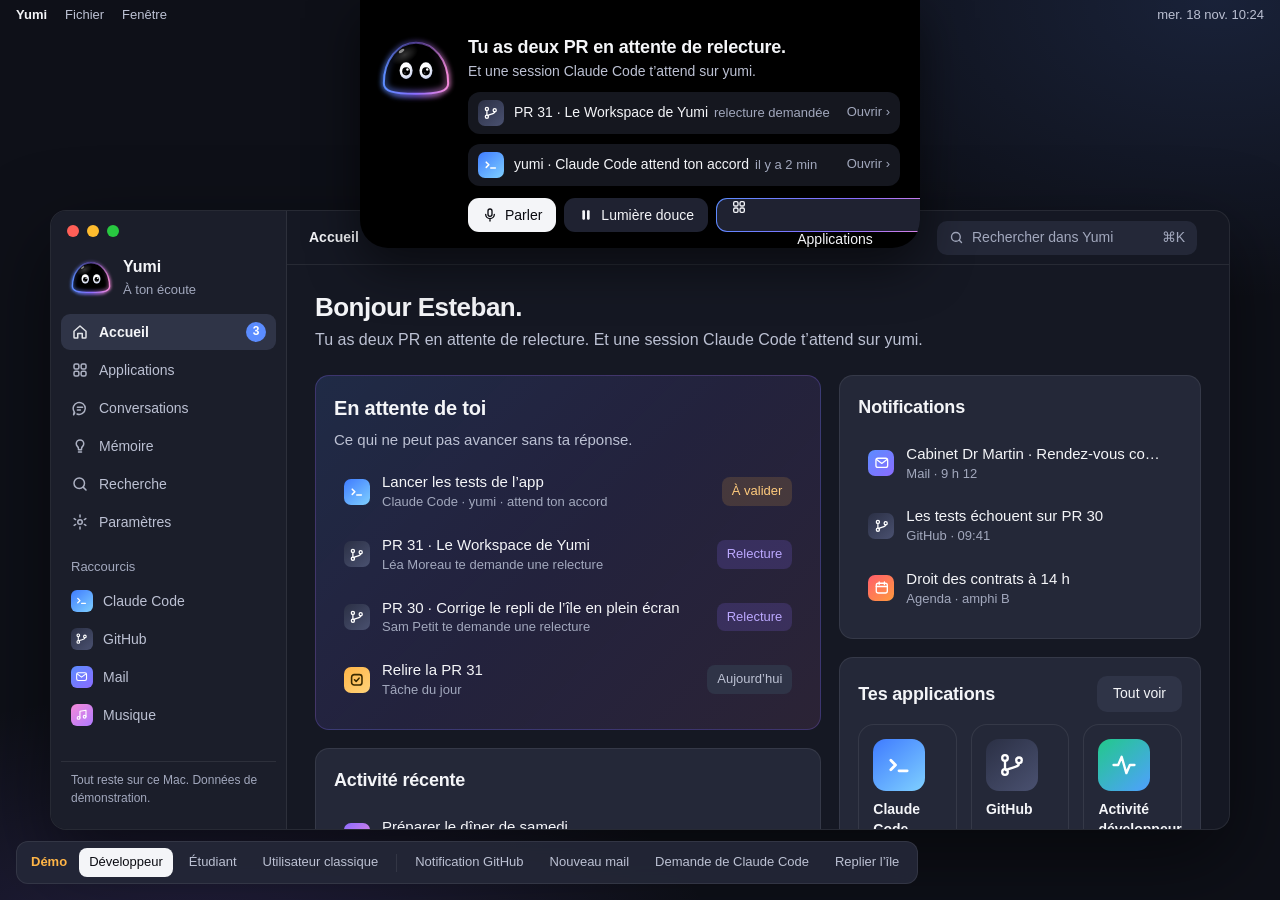
<file: design/refonte-ile/v2/index.html>
<!doctype html>
<html lang="fr">
<head>
<meta charset="utf-8">
<meta name="viewport" content="width=device-width, initial-scale=1">
<title>Yumi · Île et Workspace</title>
<link rel="stylesheet" href="../yumi.css">
<style>
:root {
  --desk: #0E1018;          /* fond du bureau simulé */
  --bg: #151823;            /* fond principal : noir légèrement bleuté */
  --side: #1B1E2A;          /* sidebar : gris très foncé */
  --card: #242838;          /* cartes : anthracite */
  --raise: #2F3447;         /* surfaces secondaires */
  --hover: #383E54;
  --line: rgba(255,255,255,.08);
  --fg: #F4F5F8;            /* texte principal */
  --fg2: #BCC1D3;           /* gris secondaire 1 */
  --fg3: #A2A8BD;           /* gris secondaire 2 */
  --blue: #5B8CFF; --violet: #8B6CFF; --pink: #F58AD9; --amber: #FFB547; --red: #FF5D6C; --green: #3DDC97;
  --grad: linear-gradient(120deg, #5B8CFF, #8B6CFF 55%, #F58AD9);
  --font: -apple-system, BlinkMacSystemFont, "SF Pro Text", "Helvetica Neue", sans-serif;
  --r: 14px;
}
* { box-sizing: border-box }
html, body { height: 100% }
body { margin: 0; background: var(--desk); color: var(--fg); font: 15px/1.45 var(--font); -webkit-font-smoothing: antialiased; overflow: hidden }
button { font: inherit; color: inherit; background: none; border: 0; cursor: pointer; padding: 0 }
input { font: inherit; color: inherit }
:focus-visible { outline: 2px solid var(--blue); outline-offset: 2px }

/* ---------- Bureau simulé ---------- */
.desk { position: fixed; inset: 0; background:
  radial-gradient(900px 500px at 15% 110%, rgba(139,108,255,.18), transparent 60%),
  radial-gradient(800px 500px at 95% 0%, rgba(91,140,255,.14), transparent 60%), var(--desk) }
.menubar { position: fixed; top: 0; left: 0; right: 0; height: 30px; display: flex; align-items: center; gap: 18px; padding: 0 16px; font-size: 13px; color: var(--fg2); z-index: 5 }
.menubar b { color: var(--fg) }
.menubar .r { margin-left: auto; display: flex; gap: 14px; align-items: center }
.demo { position: fixed; left: 16px; bottom: 16px; z-index: 30; display: flex; gap: 6px; align-items: center; flex-wrap: wrap; max-width: calc(100% - 32px);
  background: rgba(36,40,56,.92); border: 1px solid var(--line); border-radius: 12px; padding: 6px 8px; backdrop-filter: blur(12px); font-size: 13px }
.demo .tag { color: var(--amber); padding: 0 6px; font-weight: 600 }
.demo button { padding: 5px 10px; border-radius: 8px; color: var(--fg2) }
.demo button:hover { background: var(--raise); color: var(--fg) }
.demo button[aria-pressed="true"] { background: var(--fg); color: #0B0C12 }
.demo .sep { width: 1px; height: 18px; background: var(--line); margin: 0 2px }

/* ---------- L'île ---------- */
.island { position: fixed; top: 0; left: 50%; transform: translateX(-50%); z-index: 40; width: 560px; max-width: calc(100% - 24px);
  background: #000; border-radius: 0 0 28px 28px; box-shadow: 0 18px 50px rgba(0,0,0,.55);
  transition: width .45s cubic-bezier(.3,1.3,.5,1), height .45s cubic-bezier(.3,1.3,.5,1), border-radius .3s; overflow: hidden; height: var(--ih, 190px) }
.island.folded { width: 300px; height: 34px; border-radius: 0 0 16px 16px; cursor: pointer }
.island .notch { height: 32px }
.island .wing { position: absolute; top: 4px; height: 26px; display: flex; align-items: center; gap: 8px; font-size: 13px; color: var(--fg2); opacity: 0; transition: opacity .2s }
.island.folded .wing { opacity: 1 }
.island .wing.l { left: 14px } .island .wing.r { right: 14px }
.island .wing .yumi { width: 30px; height: 25px }
.ibody { display: flex; gap: 14px; padding: 0 20px 16px 18px; transition: opacity .2s }
.island.folded .ibody { opacity: 0; pointer-events: none }
.seat { flex: 0 0 76px; height: 64px; margin-top: 4px }
.seat .yumi { width: 76px; height: 64px }
.icontent { flex: 1; min-width: 0 }
.lead { font-size: 18px; font-weight: 600; letter-spacing: -.01em; line-height: 1.3; margin: 4px 0 2px }
.sub { color: var(--fg2); font-size: 14px; margin: 0 }
.irow { display: flex; align-items: center; gap: 10px; margin-top: 10px; padding: 8px 10px; border-radius: 12px; background: #15171F; width: 100%; text-align: left }
.irow:hover { background: #1F2231 }
.irow .t { flex: 1; min-width: 0; font-size: 14px; white-space: nowrap; overflow: hidden; text-overflow: ellipsis }
.irow .t small { color: var(--fg3); font-size: 13px; margin-left: 6px }
.irow .go { color: var(--fg3); font-size: 13px }
.iacts { display: flex; gap: 8px; margin-top: 12px }
.ibtn { display: inline-flex; align-items: center; gap: 7px; white-space: nowrap; flex: 0 0 auto; height: 34px; padding: 0 14px; border-radius: 11px; background: #1F2231; color: var(--fg); font-size: 14px; font-weight: 500 }
.ibtn:hover { background: #2A2E42 }
.ibtn.primary { background: var(--fg); color: #0B0C12 }
.ibtn.primary:hover { background: #fff }
.ibtn.apps { margin-left: auto; background: linear-gradient(#1F2231,#1F2231) padding-box, var(--grad) border-box; border: 1.5px solid transparent }
.ibtn svg { width: 16px; height: 16px; flex: 0 0 auto } .ibtn span { max-width: 120px; overflow: hidden; text-overflow: ellipsis } .iacts { flex-wrap: nowrap; min-width: 0 }
.mini { width: 26px; height: 26px; border-radius: 7px; flex: 0 0 auto }
.ichat { max-height: 150px; overflow-y: auto; margin-top: 4px; display: flex; flex-direction: column; gap: 8px }
.me { align-self: flex-end; background: #23263A; padding: 7px 12px; border-radius: 14px 14px 4px 14px; font-size: 14px; max-width: 85% }
.yu { font-size: 15px; color: var(--fg); max-width: 92% }
.ifield { display: flex; gap: 8px; margin-top: 10px }
.ifield input { flex: 1; min-width: 0; height: 36px; border-radius: 11px; border: 1px solid #2A2E42; background: #15171F; padding: 0 12px; font-size: 14px; outline: none }
.ifield input:focus { border-color: var(--blue) }
.dots { display: inline-flex; gap: 4px } .dots i { width: 6px; height: 6px; border-radius: 50%; background: var(--fg3); animation: dot 1s infinite } .dots i:nth-child(2) { animation-delay: .15s } .dots i:nth-child(3) { animation-delay: .3s }
@keyframes dot { 50% { opacity: .3; transform: translateY(-2px) } }
.ikind { font-size: 13px; color: var(--fg2); display: flex; align-items: center; gap: 6px; margin-top: 4px }
.risk { display: inline-block; font-size: 12px; font-weight: 600; padding: 4px 8px; border-radius: 6px; background: rgba(255,181,71,.15); color: var(--amber) }

/* ---------- Fenêtre Workspace ---------- */
.win { position: fixed; top: 210px; left: 50%; transform: translateX(-50%); width: min(1180px, calc(100% - 32px)); height: calc(100% - 280px); min-height: 460px;
  display: grid; grid-template-columns: 236px 1fr; background: var(--bg); border-radius: 16px; overflow: hidden; border: 1px solid var(--line);
  box-shadow: 0 30px 80px rgba(0,0,0,.5); z-index: 20; transition: opacity .25s, transform .25s }
.win.closed { opacity: 0; transform: translateX(-50%) translateY(20px) scale(.98); pointer-events: none }
.side { background: var(--side); border-right: 1px solid var(--line); display: flex; flex-direction: column; padding: 12px 10px; min-height: 0 }
.lights { display: flex; gap: 8px; padding: 2px 6px 14px } .lights button { width: 12px; height: 12px; border-radius: 50% }
.lights .c { background: #FF5F57 } .lights .m { background: #FEBC2E } .lights .z { background: #28C840 }
.who { display: flex; align-items: center; gap: 10px; padding: 4px 8px 14px }
.who .yumi { width: 44px; height: 37px }
.who b { display: block; font-size: 16px } .who span { font-size: 13px; color: var(--fg3) }
.nav { display: flex; flex-direction: column; gap: 2px }
.nav button, .pins button { display: flex; align-items: center; gap: 10px; height: 36px; padding: 0 10px; border-radius: 9px; color: var(--fg2); font-size: 14px; text-align: left; width: 100% }
.nav button:hover, .pins button:hover { background: var(--card); color: var(--fg) }
.nav button[aria-current="page"] { background: var(--raise); color: var(--fg); font-weight: 600 }
.nav svg { width: 18px; height: 18px; flex: 0 0 auto; opacity: .9 }
.nav .badge { margin-left: auto; font-size: 12px; font-weight: 600; min-width: 20px; height: 20px; border-radius: 10px; display: grid; place-items: center; background: var(--blue); color: #fff; padding: 0 6px }
.side h4 { font-size: 13px; color: var(--fg3); font-weight: 500; margin: 18px 10px 6px }
.pins { display: flex; flex-direction: column; gap: 2px; overflow-y: auto; min-height: 0 }
.pins .mini { width: 22px; height: 22px; border-radius: 6px }
.side .foot { margin-top: auto; padding: 10px; font-size: 12px; color: var(--fg3); border-top: 1px solid var(--line) }

.main { display: flex; flex-direction: column; min-width: 0; min-height: 0 }
.bar { display: flex; align-items: center; gap: 10px; height: 54px; padding: 0 22px; border-bottom: 1px solid var(--line); flex: 0 0 auto }
.crumb { display: flex; align-items: center; gap: 6px; font-size: 14px; color: var(--fg3); min-width: 0 }
.crumb button { color: var(--fg3); padding: 6px 10px; border-radius: 7px } .crumb button:hover { background: var(--card); color: var(--fg) }
.crumb b { color: var(--fg); font-weight: 600; white-space: nowrap; overflow: hidden; text-overflow: ellipsis }
.bar .grow { flex: 1 }
.qsearch { display: flex; align-items: center; gap: 8px; height: 34px; width: 260px; border-radius: 10px; background: var(--card); padding: 0 12px; color: var(--fg3); font-size: 14px }
.qsearch:hover { background: var(--raise) }
.close { width: 32px; height: 32px; border-radius: 9px; display: grid; place-items: center; color: var(--fg2); font-size: 18px } .close:hover { background: var(--card); color: var(--fg) }
.content { flex: 1; overflow-y: auto; padding: 26px 28px 40px; min-height: 0 }
.content > * { animation: in .22s ease-out }
@keyframes in { from { opacity: 0; transform: translateY(6px) } }
h1 { font-size: 26px; letter-spacing: -.02em; margin: 0 0 4px; line-height: 1.25 }
h2 { font-size: 18px; letter-spacing: -.01em; margin: 0 0 12px }
h3 { font-size: 16px; margin: 0 0 4px }
.lede { color: var(--fg2); font-size: 16px; margin: 0 0 24px }
.muted { color: var(--fg3) } .soft { color: var(--fg2) }
.grid2 { display: grid; grid-template-columns: minmax(0,1.4fr) minmax(0,1fr); gap: 18px; align-items: start }
.grid3 { display: grid; grid-template-columns: repeat(3, minmax(0,1fr)); gap: 14px }
.card { background: var(--card); border-radius: var(--r); padding: 18px; border: 1px solid var(--line) }
.card + .card { margin-top: 18px }
.list { display: flex; flex-direction: column }
.li { display: flex; align-items: center; gap: 12px; padding: 11px 10px; border-radius: 10px; text-align: left; width: 100%; min-width: 0 }
button.li:hover, .li.link:hover { background: var(--raise) }
.li .t { flex: 1; min-width: 0 }
.li .t b { display: block; font-weight: 500; white-space: nowrap; overflow: hidden; text-overflow: ellipsis }
.li .t span { display: block; font-size: 13px; color: var(--fg3); white-space: nowrap; overflow: hidden; text-overflow: ellipsis }
.li .r { font-size: 13px; color: var(--fg3); white-space: nowrap }
.li.sel { background: var(--raise) }
.dot { width: 9px; height: 9px; border-radius: 50%; flex: 0 0 auto }
.pill { display: inline-flex; align-items: center; gap: 6px; font-size: 13px; font-weight: 500; padding: 5px 10px; border-radius: 8px; background: var(--raise); color: var(--fg2); white-space: nowrap }
.pill.blue { background: rgba(91,140,255,.16); color: #9DB8FF } .pill.green { background: rgba(61,220,151,.14); color: #7FE8B8 } .pill.amber { background: rgba(255,181,71,.15); color: #FFCB7D } .pill.red { background: rgba(255,93,108,.15); color: #FF9AA4 } .pill.violet { background: rgba(139,108,255,.18); color: #BBA8FF }
.btn { display: inline-flex; align-items: center; gap: 8px; height: 36px; padding: 0 16px; border-radius: 10px; background: var(--raise); font-size: 14px; font-weight: 500 }
.btn:hover { background: var(--hover) }
.btn.primary { background: var(--fg); color: #0B0C12 } .btn.primary:hover { background: #fff }
.btn.danger { color: #FF9AA4 }
.row { display: flex; gap: 10px; align-items: center; flex-wrap: wrap }
.tabs { display: flex; gap: 4px; margin: 0 0 18px; flex-wrap: wrap }
.tabs button { height: 34px; padding: 0 14px; border-radius: 9px; color: var(--fg2); font-size: 14px }
.tabs button:hover { background: var(--card); color: var(--fg) }
.tabs button[aria-pressed="true"] { background: var(--raise); color: var(--fg); font-weight: 600 }
.split { display: grid; grid-template-columns: 330px minmax(0,1fr); gap: 18px; align-items: start }
.field { display: flex; align-items: center; gap: 10px; height: 42px; border-radius: 12px; background: var(--card); border: 1px solid var(--line); padding: 0 14px; margin-bottom: 18px }
.field input { flex: 1; min-width: 0; background: none; border: 0; outline: none; font-size: 15px }
.field:focus-within { border-color: var(--blue) }
.empty { padding: 30px; text-align: center; color: var(--fg3) }

/* Accueil du Workspace */
.hello { display: flex; gap: 18px; align-items: center; margin-bottom: 24px }
.hello .yumi { width: 70px; height: 59px }
.hello h1 { margin: 0 }
.now { background: linear-gradient(135deg, rgba(91,140,255,.16), rgba(139,108,255,.12) 50%, rgba(245,138,217,.1)); border: 1px solid rgba(139,108,255,.25) }
.now h2 { font-size: 20px; margin-bottom: 6px }

/* Applications */
.apps { display: grid; grid-template-columns: repeat(auto-fill, minmax(208px, 1fr)); gap: 14px }
.app { position: relative; display: flex; flex-direction: column; gap: 10px; padding: 18px; border-radius: 16px; background: var(--card); border: 1px solid var(--line); text-align: left; transition: transform .15s, background .15s, border-color .15s; min-width: 0 }
.app:hover { background: var(--raise); transform: translateY(-2px); border-color: rgba(255,255,255,.14) }
.app .ico { width: 52px; height: 52px; border-radius: 13px }
.app b { font-size: 16px }
.app p { margin: 0; font-size: 14px; color: var(--fg3); line-height: 1.4 }
.app .state { font-size: 13px; color: var(--fg2); display: flex; align-items: center; gap: 6px; margin-top: auto }
.app .fav { position: absolute; top: 12px; right: 12px; width: 30px; height: 30px; border-radius: 8px; display: grid; place-items: center; color: var(--fg3); font-size: 16px }
.app .fav:hover { background: var(--hover); color: var(--fg) }
.app .fav[aria-pressed="true"] { color: var(--amber) }
.recent { display: flex; gap: 10px; flex-wrap: wrap; margin-bottom: 26px }
.recent button { display: flex; align-items: center; gap: 10px; padding: 8px 14px 8px 8px; border-radius: 12px; background: var(--card); border: 1px solid var(--line); font-size: 14px }
.recent button:hover { background: var(--raise) }
.recent .mini { width: 30px; height: 30px; border-radius: 8px }
.cat { margin: 0 0 12px; font-size: 16px; color: var(--fg2); font-weight: 600 }
.catblock + .catblock { margin-top: 26px }

/* Icônes d'application : dessinées ici, pas copiées */
.ico, .mini { display: grid; place-items: center; color: #fff }
.ico svg { width: 28px; height: 28px } .mini svg { width: 60%; height: 60% }
.i-claude { background: linear-gradient(140deg, #3F7BFF, #7FD0FF) }
.i-github { background: linear-gradient(140deg, #2B3045, #4A5170) }
.i-devact { background: linear-gradient(140deg, #22C98A, #4FA0FF) }
.i-mail { background: linear-gradient(140deg, #5B8CFF, #8B6CFF) }
.i-chat { background: linear-gradient(140deg, #8B6CFF, #F58AD9) }
.i-agenda { background: linear-gradient(140deg, #FF5D6C, #FF9A3D) }
.i-tasks { background: linear-gradient(140deg, #FFB547, #FFD37A); color: #3A2A00 }
.i-files { background: linear-gradient(140deg, #4FA0FF, #7FD0FF) }
.i-music { background: linear-gradient(140deg, #F58AD9, #B07BFF) }
.i-day { background: linear-gradient(140deg, #FFB3E6, #FFB547); color: #3A1F00 }
.i-memory { background: linear-gradient(140deg, #7B5CFF, #C9A8FF) }
.i-assistant { background: radial-gradient(circle at 30% 30%, #8B6CFF, #3F2A8F) }

/* GitHub */
.heat { display: grid; grid-template-rows: repeat(7, 11px); grid-auto-flow: column; grid-auto-columns: 11px; gap: 3px; overflow: hidden }
.heat i { border-radius: 3px; background: var(--raise) }
.heat i.l1 { background: #23476E } .heat i.l2 { background: #2F6FC0 } .heat i.l3 { background: #5B8CFF } .heat i.l4 { background: #A9C2FF }
.ev { display: flex; gap: 12px; padding: 12px 10px; border-radius: 10px; width: 100%; text-align: left }
.ev:hover { background: var(--raise) }
.ev .evi { width: 32px; height: 32px; border-radius: 9px; display: grid; place-items: center; flex: 0 0 auto; background: var(--raise); font-size: 15px }
.ev .t { flex: 1; min-width: 0 } .ev .t b { font-weight: 500 } .ev .t span { display: block; font-size: 13px; color: var(--fg3) }
.ev .r { font-size: 13px; color: var(--fg3); white-space: nowrap }
.daylabel { font-size: 13px; color: var(--fg3); margin: 16px 10px 4px; font-weight: 600 }
.check { display: flex; align-items: center; gap: 10px; padding: 8px 0; font-size: 14px; border-bottom: 1px solid var(--line) }
.check:last-child { border: 0 }
.file { font-family: ui-monospace, "SF Mono", Menlo, monospace; font-size: 13px }
.add { color: var(--green) } .del { color: var(--red) }
.code { font-family: ui-monospace, "SF Mono", Menlo, monospace; font-size: 13px; background: #11131B; border-radius: 10px; padding: 12px 14px; color: #D6DAEA; white-space: pre-wrap; margin: 10px 0 0; overflow-x: auto }
.stats { display: grid; grid-template-columns: repeat(4, 1fr); gap: 12px; margin-bottom: 18px }
.stat { background: var(--card); border: 1px solid var(--line); border-radius: 12px; padding: 14px 16px }
.stat b { display: block; font-size: 24px; letter-spacing: -.02em } .stat span { font-size: 13px; color: var(--fg3) }

/* Claude Code */
.tl { position: relative; padding-left: 22px } .tl::before { content: ''; position: absolute; left: 6px; top: 6px; bottom: 6px; width: 2px; background: var(--raise) }
.tl .step { position: relative; padding: 6px 0 10px; font-size: 14px } .tl .step::before { content: ''; position: absolute; left: -20px; top: 11px; width: 10px; height: 10px; border-radius: 50%; background: var(--raise); border: 2px solid var(--bg) }
.tl .step.ok::before { background: var(--green) } .tl .step.wait::before { background: var(--amber) } .tl .step.run::before { background: var(--blue) }
.tl .step span { color: var(--fg3); font-size: 13px; display: block }
.ask { border: 1px solid rgba(255,181,71,.35); background: linear-gradient(rgba(255,181,71,.07), rgba(255,181,71,.03)) }
.progress { height: 6px; border-radius: 3px; background: var(--raise); overflow: hidden } .progress i { display: block; height: 100%; background: var(--grad); border-radius: 3px }

/* Mail */
.mailbox { display: grid; grid-template-columns: 170px 320px 1fr; gap: 0; background: var(--card); border: 1px solid var(--line); border-radius: var(--r); overflow: hidden; min-height: 460px }
.mailbox > div { min-width: 0 }
.folders { padding: 10px; border-right: 1px solid var(--line); background: #1F2231 }
.folders button { display: flex; width: 100%; justify-content: space-between; padding: 8px 10px; border-radius: 8px; font-size: 14px; color: var(--fg2) }
.folders button:hover { background: var(--raise) } .folders button[aria-pressed="true"] { background: var(--raise); color: var(--fg); font-weight: 600 }
.mlist { border-right: 1px solid var(--line); overflow-y: auto; max-height: 560px }
.mi { display: block; width: 100%; text-align: left; padding: 12px 14px; border-bottom: 1px solid var(--line) }
.mi:hover { background: var(--raise) } .mi.sel { background: var(--raise) }
.mi .h { display: flex; justify-content: space-between; gap: 8px; font-size: 14px } .mi .h b { white-space: nowrap; overflow: hidden; text-overflow: ellipsis }
.mi .h span { color: var(--fg3); font-size: 13px; white-space: nowrap }
.mi .s { font-size: 14px; margin-top: 2px; white-space: nowrap; overflow: hidden; text-overflow: ellipsis }
.mi .p { font-size: 13px; color: var(--fg3); white-space: nowrap; overflow: hidden; text-overflow: ellipsis }
.mi.unread .h b::before { content: ''; display: inline-block; width: 8px; height: 8px; border-radius: 50%; background: var(--blue); margin-right: 7px; vertical-align: 1px }
.reader { padding: 22px 26px }
.reader h2 { font-size: 20px; margin-bottom: 6px } .reader .from { font-size: 14px; color: var(--fg2); margin-bottom: 18px }
.reader p { font-size: 15px; color: var(--fg); line-height: 1.6; margin: 0 0 12px }

/* Musique */
.player { display: grid; grid-template-columns: 260px 1fr; gap: 28px; align-items: center }
.cover { width: 260px; height: 260px; border-radius: 18px; position: relative; overflow: hidden; box-shadow: 0 20px 50px rgba(0,0,0,.4) }
.cover::after { content: ''; position: absolute; inset: 0; background: radial-gradient(circle at 70% 30%, rgba(255,255,255,.35), transparent 40%) }
.mcover { width: 40px; height: 40px; border-radius: 8px; flex: 0 0 auto }
.ctl { display: flex; gap: 14px; align-items: center; margin-top: 18px }
.ctl button { width: 46px; height: 46px; border-radius: 50%; display: grid; place-items: center; background: var(--raise) } .ctl button:hover { background: var(--hover) }
.ctl button.play { width: 60px; height: 60px; background: var(--fg); color: #0B0C12 }
.ctl svg { width: 20px; height: 20px }
.scrub { height: 6px; background: var(--raise); border-radius: 3px; margin-top: 22px; position: relative; overflow: hidden } .scrub i { position: absolute; left: 0; top: 0; bottom: 0; background: var(--fg); border-radius: 3px }
.times { display: flex; justify-content: space-between; font-size: 13px; color: var(--fg3); margin-top: 6px }

/* Agenda */
.cal { display: grid; grid-template-columns: repeat(7, 1fr); gap: 4px }
.cal .h { font-size: 13px; color: var(--fg3); text-align: center; padding-bottom: 4px }
.cal button { aspect-ratio: 1.25; border-radius: 9px; font-size: 14px; display: flex; flex-direction: column; align-items: center; justify-content: center; gap: 3px; color: var(--fg2) }
.cal button:hover { background: var(--raise) } .cal button.today { background: var(--blue); color: #fff; font-weight: 600 } .cal button.sel { outline: 2px solid var(--fg) }
.cal button.out { opacity: .35 }
.cal button i { width: 5px; height: 5px; border-radius: 50%; background: var(--pink) }
.evt { display: flex; gap: 14px; padding: 12px; border-radius: 12px; width: 100%; text-align: left } .evt:hover, .evt.sel { background: var(--raise) }
.evt .time { width: 58px; font-weight: 600; font-size: 15px } .evt .bar2 { width: 4px; border-radius: 2px; align-self: stretch }

/* Tâches */
.task { display: flex; align-items: center; gap: 12px; padding: 11px 10px; border-radius: 10px }
.task:hover { background: var(--raise) }
.task .box { width: 22px; height: 22px; border-radius: 7px; border: 2px solid var(--fg3); display: grid; place-items: center; flex: 0 0 auto; color: #0B0C12; font-size: 13px; font-weight: 700 }
.task.done .box { background: var(--green); border-color: var(--green) } .task.done .t b { text-decoration: line-through; color: var(--fg3) }
.task .t { flex: 1; min-width: 0 } .task .t b { font-weight: 500 } .task .t span { display: block; font-size: 13px; color: var(--fg3) }

/* Conversations */
.thread { display: flex; flex-direction: column; gap: 14px; padding: 6px 0 }
.thread .me { font-size: 15px }
.thread .yu { display: flex; gap: 10px; align-items: flex-start }
.thread .yu .av { width: 28px; height: 28px; border-radius: 50%; background: var(--grad); flex: 0 0 auto }
.compose { display: flex; gap: 10px; margin-top: 18px }
.compose input { flex: 1; height: 44px; border-radius: 12px; border: 1px solid var(--line); background: var(--raise); padding: 0 14px; outline: none; font-size: 15px }
.compose input:focus { border-color: var(--blue) }
.from-island { font-size: 12px; font-weight: 600; color: #BBA8FF }

/* Mémoire */
.mem { display: flex; align-items: center; gap: 12px; padding: 12px 10px; border-radius: 10px }
.mem:hover { background: var(--raise) }
.mem .t { flex: 1; min-width: 0 } .mem .t span { display: block; font-size: 13px; color: var(--fg3) }
.mem .acts { display: flex; gap: 4px; opacity: 0; transition: opacity .15s } .mem:hover .acts, .mem:focus-within .acts { opacity: 1 }
.mem .acts button { padding: 4px 10px; border-radius: 7px; font-size: 13px; color: var(--fg2) } .mem .acts button:hover { background: var(--hover); color: var(--fg) }
.mem input { width: 100%; background: var(--bg); border: 1px solid var(--blue); border-radius: 8px; padding: 6px 10px; outline: none; font-size: 15px }

/* Paramètres */
.set { display: flex; align-items: center; gap: 16px; padding: 14px 0; border-bottom: 1px solid var(--line) }
.set:last-child { border: 0 } .set .t { flex: 1 } .set .t span { display: block; font-size: 13px; color: var(--fg3) }
.sw { width: 44px; height: 26px; border-radius: 13px; background: var(--hover); position: relative; flex: 0 0 auto; transition: background .2s }
.sw::after { content: ''; position: absolute; left: 3px; top: 3px; width: 20px; height: 20px; border-radius: 50%; background: #fff; transition: transform .2s }
.sw[aria-checked="true"] { background: var(--green) } .sw[aria-checked="true"]::after { transform: translateX(18px) }

.toast { position: fixed; bottom: 70px; left: 50%; transform: translateX(-50%) translateY(20px); background: var(--fg); color: #0B0C12; padding: 10px 16px; border-radius: 12px; font-size: 14px; font-weight: 500; opacity: 0; transition: .25s; z-index: 60; pointer-events: none }
.toast.on { opacity: 1; transform: translateX(-50%) }

@media (max-width: 900px) {
  .win { grid-template-columns: 1fr; top: 200px } .side { display: none }
  .grid2, .split, .player, .mailbox { grid-template-columns: 1fr } .grid3, .stats { grid-template-columns: 1fr 1fr } .qsearch { width: auto }
  .cover { width: 180px; height: 180px }
}
@media (prefers-reduced-motion: reduce) { * { transition: none !important; animation: none !important } }
</style>
</head>
<body>
<div class="desk"></div>
<div class="menubar"><b>Yumi</b><span>Fichier</span><span>Fenêtre</span><div class="r"><span id="clock">mer. 18 nov. 10:24</span></div></div>

<!-- L'île : l'expérience rapide -->
<div class="island" id="island" role="region" aria-label="Île de Yumi">
  <div class="notch"></div>
  <div class="wing l" id="wingL"></div>
  <div class="wing r" id="wingR"></div>
  <div class="ibody"><div class="seat" id="seat"></div><div class="icontent" id="icontent"></div></div>
</div>

<!-- Le Workspace : l'expérience complète -->
<div class="win" id="win" role="application" aria-label="Yumi Workspace">
  <aside class="side">
    <div class="lights"><button class="c" data-act="closeWin" aria-label="Fermer la fenêtre"></button><button class="m" aria-label="Réduire"></button><button class="z" aria-label="Agrandir"></button></div>
    <div class="who"><span id="sideYumi"></span><div><b>Yumi</b><span id="sideState">À ton écoute</span></div></div>
    <nav class="nav" id="nav"></nav>
    <h4>Raccourcis</h4>
    <div class="pins" id="pins"></div>
    <div class="foot">Tout reste sur ce Mac. Données de démonstration.</div>
  </aside>
  <section class="main">
    <div class="bar"><div class="crumb" id="crumb"></div><div class="grow"></div>
      <button class="qsearch" data-go="recherche"><svg width="15" height="15" viewBox="0 0 24 24" fill="none" stroke="currentColor" stroke-width="2.2" stroke-linecap="round"><circle cx="11" cy="11" r="7"/><path d="m20 20-3.5-3.5"/></svg>Rechercher dans Yumi<span style="margin-left:auto">⌘K</span></button>
      <span id="closeApp"></span></div>
    <div class="content" id="content"></div>
  </section>
</div>

<div class="demo" id="demo"></div>
<div class="toast" id="toast" role="status"></div>

<script src="../yumi.js"></script>
<script>
const $ = (id) => document.getElementById(id);
const esc = (s) => String(s).replace(/[&<>"]/g, c => ({ '&': '&amp;', '<': '&lt;', '>': '&gt;', '"': '&quot;' })[c]);

/* ---------- Icônes ---------- */
const P = (d, w = 2) => `<svg viewBox="0 0 24 24" fill="none" stroke="currentColor" stroke-width="${w}" stroke-linecap="round" stroke-linejoin="round">${d}</svg>`;
const GLYPH = {
  claude: P('<path d="m5 8 4 4-4 4"/><path d="M12 17h7"/>', 2.4),
  github: P('<circle cx="6" cy="6" r="2.4"/><circle cx="6" cy="18" r="2.4"/><circle cx="18" cy="8" r="2.4"/><path d="M6 8.4v7.2"/><path d="M18 10.4c0 4-6 3-11 6"/>'),
  devact: P('<path d="M3 12h4l3-7 4 14 3-7h4"/>'),
  mail: P('<rect x="3" y="5" width="18" height="14" rx="3"/><path d="m4 7 8 6 8-6"/>'),
  chat: P('<path d="M5 18.5 3.5 21l.8-4A8 8 0 1 1 8 20"/><path d="M8.5 11h7M8.5 14.5h4"/>'),
  agenda: P('<rect x="3.5" y="5" width="17" height="15" rx="3"/><path d="M3.5 10h17M8 3v4M16 3v4"/>'),
  tasks: P('<rect x="4" y="4" width="16" height="16" rx="4"/><path d="m8.5 12 2.5 2.5 4.5-5"/>', 2.4),
  files: P('<path d="M4 7.5A2.5 2.5 0 0 1 6.5 5H10l2 2h5.5A2.5 2.5 0 0 1 20 9.5v7a2.5 2.5 0 0 1-2.5 2.5h-11A2.5 2.5 0 0 1 4 16.5Z"/>'),
  music: P('<path d="M9 18V6l11-2v12"/><circle cx="6.5" cy="18" r="2.5"/><circle cx="17.5" cy="16" r="2.5"/>'),
  day: P('<circle cx="12" cy="12" r="4"/><path d="M12 3v2M12 19v2M3 12h2M19 12h2M5.6 5.6 7 7M17 17l1.4 1.4M5.6 18.4 7 17M17 7l1.4-1.4"/>'),
  memory: P('<path d="M12 4a5 5 0 0 0-5 5c0 1.5.6 2.6 1.5 3.5.8.8 1.5 1.8 1.5 3V17h4v-1.5c0-1.2.7-2.2 1.5-3 .9-.9 1.5-2 1.5-3.5a5 5 0 0 0-5-5Z"/><path d="M10 20h4"/>'),
  assistant: P('<path d="M12 4c4.5 0 8 3.3 8 7.5S16.5 19 12 19s-8-3.3-8-7.5S7.5 4 12 4Z"/><circle cx="9.3" cy="11" r="1.2" fill="currentColor"/><circle cx="14.7" cy="11" r="1.2" fill="currentColor"/>'),
  home: P('<path d="M4 11 12 4l8 7v8a1 1 0 0 1-1 1h-4v-6h-6v6H5a1 1 0 0 1-1-1Z"/>'),
  grid: P('<rect x="4" y="4" width="6.5" height="6.5" rx="2"/><rect x="13.5" y="4" width="6.5" height="6.5" rx="2"/><rect x="4" y="13.5" width="6.5" height="6.5" rx="2"/><rect x="13.5" y="13.5" width="6.5" height="6.5" rx="2"/>'),
  search: P('<circle cx="11" cy="11" r="7"/><path d="m20 20-3.5-3.5"/>'),
  gear: P('<circle cx="12" cy="12" r="3"/><path d="M12 2.8v2.4M12 18.8v2.4M4.2 7.5l2 1.2M17.8 15.3l2 1.2M4.2 16.5l2-1.2M17.8 8.7l2-1.2"/>'),
  mic: P('<rect x="9" y="3" width="6" height="11" rx="3"/><path d="M5.5 11a6.5 6.5 0 0 0 13 0M12 17.5V21"/>'),
  play: '<svg viewBox="0 0 24 24" fill="currentColor"><path d="M8 5.5v13a1 1 0 0 0 1.5.9l10-6.5a1 1 0 0 0 0-1.8l-10-6.5A1 1 0 0 0 8 5.5Z"/></svg>',
  pause: '<svg viewBox="0 0 24 24" fill="currentColor"><rect x="6.5" y="5" width="4" height="14" rx="1.2"/><rect x="13.5" y="5" width="4" height="14" rx="1.2"/></svg>',
  prev: '<svg viewBox="0 0 24 24" fill="currentColor"><path d="M17 6.5v11a1 1 0 0 1-1.5.8L8 13v4.5H6v-11h2V11l7.5-5.3a1 1 0 0 1 1.5.8Z"/></svg>',
  next: '<svg viewBox="0 0 24 24" fill="currentColor"><path d="M7 6.5v11a1 1 0 0 0 1.5.8L16 13v4.5h2v-11h-2V11L8.5 5.7A1 1 0 0 0 7 6.5Z"/></svg>',
};
const ico = (k, cls = 'ico') => `<span class="${cls} i-${k}" aria-hidden="true">${GLYPH[k]}</span>`;

/* ---------- Données de démonstration ---------- */
const PROFILES = {
  dev: { label: 'Développeur', apps: ['claude', 'github', 'devact', 'chat', 'music'],
    lead: 'Tu as deux PR en attente de relecture.', sub: 'Et une session Claude Code t’attend sur yumi.',
    rows: [['github', 'PR 31 · Le Workspace de Yumi', 'relecture demandée', 'github/pr/31'], ['claude', 'yumi · Claude Code attend ton accord', 'il y a 2 min', 'claude/s1']] },
  etudiant: { label: 'Étudiant', apps: ['agenda', 'tasks', 'chat', 'music', 'files'],
    lead: 'Tu as cours à 14 h.', sub: 'Droit des contrats, amphi B. Le TD 4 est à rendre vendredi.',
    rows: [['agenda', 'Droit des contrats · amphi B', '14 h', 'agenda/e2'], ['tasks', 'Rendre le TD 4', 'vendredi', 'tasks']] },
  classique: { label: 'Utilisateur classique', apps: ['mail', 'music', 'agenda', 'tasks', 'day'],
    lead: 'Tu as reçu trois nouveaux mails.', sub: 'Dont un de ta banque, et la confirmation du dentiste.',
    rows: [['mail', 'Cabinet Dr Martin · Rendez-vous confirmé', '9 h 12', 'mail/m2'], ['music', 'Lumière douce · Nuit Calme', 'en pause', 'music']] },
};
const APPS = {
  claude: { name: 'Claude Code', cat: 'Développement', desc: 'Suis tes sessions et réponds à leurs demandes.', state: () => `${SESS.filter(s => s.status !== 'done').length} sessions actives`, dot: 'var(--blue)' },
  github: { name: 'GitHub', cat: 'Développement', desc: 'PR, issues, commits et activité de tes dépôts.', state: () => `${PRS.filter(p => p.review).length} PR à examiner`, dot: 'var(--violet)' },
  devact: { name: 'Activité développeur', cat: 'Développement', desc: 'Tout ce qui s’est passé dans ton code, au même endroit.', state: () => `${GH_EVENTS.length} événements aujourd’hui`, dot: 'var(--green)' },
  mail: { name: 'Mail', cat: 'Communication', desc: 'Ta boîte de réception, triée et lisible.', state: () => `${MAILS.filter(m => m.unread).length} nouveaux messages`, dot: 'var(--blue)' },
  chat: { name: 'Conversations', cat: 'Communication', desc: 'Toutes tes discussions avec Yumi, à reprendre.', state: () => `${CONVS.length} conversations`, dot: 'var(--pink)' },
  agenda: { name: 'Agenda', cat: 'Organisation', desc: 'Ton calendrier et tes prochains rendez-vous.', state: () => 'Prochain rendez-vous à 14 h', dot: 'var(--red)' },
  tasks: { name: 'Tâches et rappels', cat: 'Organisation', desc: 'Ce qu’il reste à faire, avec ses échéances.', state: () => `${TASKS.filter(t => !t.done).length} à faire`, dot: 'var(--amber)' },
  files: { name: 'Fichiers', cat: 'Organisation', desc: 'Ce que tu as déposé dans l’île, retrouvé ici.', state: () => `${FILES.length} fichiers déposés`, dot: 'var(--blue)' },
  music: { name: 'Musique', cat: 'Vie quotidienne', desc: 'Ce qui joue, et les titres d’avant.', state: () => MUSIC.playing ? 'Lecture en cours' : 'En pause', dot: 'var(--pink)' },
  day: { name: 'Résumé de journée', cat: 'Vie quotidienne', desc: 'Ta journée en quelques lignes, le matin et le soir.', state: () => 'Prêt pour ce matin', dot: 'var(--amber)' },
  memory: { name: 'Mémoire', cat: 'Intelligence', desc: 'Ce que Yumi sait de toi, que tu peux corriger.', state: () => `${MEMORY.length} choses retenues`, dot: 'var(--violet)' },
  assistant: { name: 'Assistant Yumi', cat: 'Intelligence', desc: 'Parle à Yumi en grand, avec tes fichiers.', state: () => 'Prêt', dot: 'var(--green)' },
};
const CATS = ['Développement', 'Communication', 'Organisation', 'Vie quotidienne', 'Intelligence'];

const PRS = [
  { n: 31, title: 'Le Workspace de Yumi', repo: 'estebanbaigts/Yumi', by: 'Léa Moreau', review: true, state: 'open', branch: 'yumi/workspace', when: 'il y a 1 h', add: 1240, del: 86, checks: [['ok', 'Build et tests'], ['ok', 'Build App Store'], ['run', 'Notarisation']], files: [['Sources/App/Workspace/WorkspaceView.swift', 412, 0], ['Sources/App/Workspace/AppCenter.swift', 288, 0], ['Sources/App/Island/IslandView.swift', 64, 52]], commits: ['La grille des applications', 'La navigation latérale', 'L’île ouvre le Workspace'] },
  { n: 29, title: 'Premier lancement : les profils', repo: 'estebanbaigts/Yumi', by: 'toi', review: false, state: 'open', branch: 'yumi/premier-lancement', when: 'hier', add: 418, del: 37, checks: [['ok', 'Build et tests'], ['ok', 'Build App Store']], files: [['Sources/App/Modules/WorkProfiles.swift', 134, 0], ['Tests/Modules/WorkProfilesTests.swift', 62, 0]], commits: ['Demander ce que la personne fait', 'Choisir les modules qui vont avec'] },
  { n: 30, title: 'Corrige le repli de l’île en plein écran', repo: 'estebanbaigts/Yumi', by: 'Sam Petit', review: true, state: 'open', branch: 'fix/repli', when: 'il y a 3 h', add: 22, del: 9, checks: [['fail', 'Build et tests'], ['ok', 'Build App Store']], files: [['Sources/App/Island/IslandWindow.swift', 22, 9]], commits: ['Replie l’île quand une app passe en plein écran'] },
  { n: 27, title: 'Les hooks Codex et Gemini', repo: 'estebanbaigts/Yumi', by: 'toi', review: false, state: 'merged', branch: 'yumi/hooks-agents', when: 'lundi', add: 356, del: 41, checks: [['ok', 'Build et tests']], files: [['Sources/App/Settings/AgentHooksSettings.swift', 210, 12]], commits: ['Installer les hooks Codex', 'Installer les hooks Gemini CLI'] },
];
const ISSUES = [
  { n: 33, title: 'L’île ne se replie pas sur un deuxième écran', label: ['bug', 'red'], by: 'Sam Petit', when: 'il y a 2 h', comments: 3 },
  { n: 32, title: 'Proposer Yumi sur iPhone', label: ['idée', 'violet'], by: 'toi', when: 'hier', comments: 7 },
  { n: 28, title: 'Le son de fin de session est trop fort', label: ['réglage', 'amber'], by: 'Léa Moreau', when: 'il y a 3 jours', comments: 1 },
];
const GH_EVENTS = [
  { day: 'Aujourd’hui', i: '👀', c: 'var(--violet)', t: '<b>Léa Moreau</b> te demande une relecture sur <b>PR 31 · Le Workspace de Yumi</b>', s: 'estebanbaigts/Yumi · yumi/workspace', when: '10:02', go: 'github/pr/31' },
  { day: 'Aujourd’hui', i: '✕', c: 'var(--red)', t: 'Les tests échouent sur <b>PR 30 · Corrige le repli de l’île</b>', s: 'Build et tests · 2 tests en échec', when: '09:41', go: 'github/pr/30' },
  { day: 'Aujourd’hui', i: '↑', c: 'var(--blue)', t: 'Tu as poussé <b>3 commits</b> sur <b>yumi/premier-lancement</b>', s: 'Demander ce que la personne fait · +2 autres', when: '09:15', go: 'github/commits' },
  { day: 'Aujourd’hui', i: '!', c: 'var(--amber)', t: '<b>Sam Petit</b> a ouvert <b>issue 33 · L’île ne se replie pas sur un deuxième écran</b>', s: 'estebanbaigts/Yumi · bug', when: '08:30', go: 'github/issues' },
  { day: 'Aujourd’hui', i: '💬', c: 'var(--fg3)', t: '<b>Léa Moreau</b> a commenté <b>issue 32 · Proposer Yumi sur iPhone</b>', s: '« Je peux prendre la partie réseau. »', when: '08:05', go: 'github/issues' },
  { day: 'Hier', i: '⑂', c: 'var(--green)', t: '<b>PR 27 · Les hooks Codex et Gemini</b> a été fusionnée dans <b>main</b>', s: 'estebanbaigts/Yumi', when: '18:20', go: 'github/pr/27' },
  { day: 'Hier', i: '🏷', c: 'var(--pink)', t: 'Nouvelle version <b>0.1.0-beta.1</b> publiée', s: 'Brouillon de release · notarisée', when: '16:47', go: 'github/repos' },
  { day: 'Hier', i: '★', c: 'var(--amber)', t: '<b>4 nouvelles étoiles</b> sur Yumi', s: '128 au total', when: '12:10', go: 'github/repos' },
];
const COMMITS = [
  ['Choisir les modules qui vont avec', 'yumi/premier-lancement', 'toi', '09:15', '32bf381'],
  ['Demander ce que la personne fait', 'yumi/premier-lancement', 'toi', '09:02', 'a81c0d2'],
  ['Écrire les tests des profils', 'yumi/premier-lancement', 'toi', '08:58', '5e77b10'],
  ['Le garde-fou explique chaque demande', 'main', 'toi', 'hier', 'c7c21cd'],
  ['Installer les hooks Codex et Gemini', 'main', 'toi', 'lundi', 'c778a62'],
];
const REPOS = [['estebanbaigts/Yumi', 'Swift', '128 ★', '3 PR ouvertes', true], ['estebanbaigts/yumi-site', 'HTML', '12 ★', 'à jour', false], ['estebanbaigts/notch-kit', 'Swift', '41 ★', '1 issue', false]];
const SESS = [
  { id: 's1', repo: 'yumi', agent: 'Claude Code', status: 'ask', task: 'Brancher la grille des applications', when: 'il y a 2 min', progress: 62,
    ask: { what: 'Lancer les tests de l’app', cmd: 'cd Yumi && xcodebuild -scheme Yumi test CODE_SIGNING_ALLOWED=NO', change: 'Rien n’est modifié : ça construit et lance les tests.', undo: 'Sans risque', risk: 'sans risque' },
    steps: [['ok', 'A lu le plan du Workspace', '10:12'], ['ok', 'A créé AppCenter.swift', '10:15'], ['ok', 'A modifié IslandView.swift', '10:18'], ['wait', 'Attend ton accord pour lancer les tests', '10:22']] },
  { id: 's2', repo: 'yumi-site', agent: 'Codex', status: 'run', task: 'Mettre la page d’accueil en anglais', when: 'en cours', progress: 35,
    steps: [['ok', 'A lu index.html', '10:05'], ['run', 'Traduit les sections', '10:20']] },
  { id: 's3', repo: 'yumi', agent: 'Claude Code', status: 'done', task: 'Les profils du premier lancement', when: 'ce matin', progress: 100, result: '2 fichiers créés, 12 tests ajoutés, tous verts.',
    steps: [['ok', 'A écrit WorkProfiles.swift', '08:40'], ['ok', 'A ajouté 12 tests', '08:52'], ['ok', 'Tests réussis', '08:58']] },
  { id: 's4', repo: 'notch-kit', agent: 'Gemini CLI', status: 'done', task: 'Nettoyer le README', when: 'hier', progress: 100, result: 'README réécrit, 1 fichier modifié.', steps: [['ok', 'A réécrit README.md', 'hier']] },
];
const MAILS = [
  { id: 'm1', box: 'inbox', from: 'Banque Lumen', subject: 'Votre relevé de novembre est disponible', prev: 'Bonjour, votre relevé mensuel est disponible dans votre espace.', when: '9 h 40', unread: true, cat: 'Important', body: ['Bonjour,', 'Votre relevé de novembre est disponible dans votre espace client.', 'Bonne journée,', 'Le service client'] },
  { id: 'm2', box: 'inbox', from: 'Cabinet Dr Martin', subject: 'Rendez-vous confirmé jeudi à 15 h', prev: 'Nous vous confirmons votre rendez-vous de jeudi 20 novembre.', when: '9 h 12', unread: true, cat: 'Important', body: ['Bonjour,', 'Nous vous confirmons votre rendez-vous du jeudi 20 novembre à 15 h.', 'Merci d’arriver cinq minutes en avance.', 'Le cabinet'] },
  { id: 'm3', box: 'inbox', from: 'Léa Moreau', subject: 'Photos du week-end', prev: 'Je t’envoie les photos de samedi, il y en a des super !', when: '8 h 03', unread: true, cat: 'Personnel', body: ['Hello !', 'Je t’envoie les photos de samedi, il y en a des super.', 'On se refait ça bientôt ?', 'Léa'] },
  { id: 'm4', box: 'inbox', from: 'La Poste', subject: 'Votre colis arrive demain', prev: 'Votre colis sera livré demain entre 9 h et 13 h.', when: 'hier', unread: false, cat: 'Suivis', body: ['Bonjour,', 'Votre colis sera livré demain entre 9 h et 13 h.'] },
  { id: 'm5', box: 'inbox', from: 'Newsletter Cuisine', subject: 'Cinq soupes pour l’hiver', prev: 'Courge, lentilles, poireaux : nos recettes préférées.', when: 'lundi', unread: false, cat: 'Promotions', body: ['Courge, lentilles, poireaux : nos recettes préférées de la saison.'] },
  { id: 'm6', box: 'sent', from: 'Toi → Léa Moreau', subject: 'Re: Dîner samedi', prev: 'Ça marche pour 20 h !', when: 'vendredi', unread: false, cat: 'Personnel', body: ['Ça marche pour 20 h !'] },
];
const MUSIC = { playing: true, i: 0, pos: 74, tracks: [
  ['Lumière douce', 'Nuit Calme', 'Rivages', 'linear-gradient(135deg,#F58AD9,#8B6CFF 60%,#3F2A8F)', 214],
  ['Marée basse', 'Les Phares', 'Côte Ouest', 'linear-gradient(135deg,#4FA0FF,#22C98A)', 188],
  ['Midi pile', 'Orange Sanguine', 'Été', 'linear-gradient(135deg,#FFB547,#FF5D6C)', 202],
  ['Brume', 'Nuit Calme', 'Rivages', 'linear-gradient(135deg,#7B5CFF,#C9A8FF)', 231],
  ['Quai 9', 'Les Phares', 'Côte Ouest', 'linear-gradient(135deg,#2B3045,#5B8CFF)', 176] ] };
const EVENTS = [
  { id: 'e1', day: 18, time: '10:30', end: '11:00', title: 'Point d’équipe', where: 'Visio', color: 'var(--blue)', note: 'Ordre du jour : la bêta, les retours.' },
  { id: 'e2', day: 18, time: '14:00', end: '16:00', title: 'Droit des contrats', where: 'Amphi B', color: 'var(--violet)', note: 'Apporter le TD 3 corrigé.' },
  { id: 'e3', day: 20, time: '15:00', end: '15:30', title: 'Dentiste · Dr Martin', where: '12 rue des Lilas', color: 'var(--pink)', note: 'Confirmé par mail.' },
  { id: 'e4', day: 22, time: '20:00', end: '23:00', title: 'Dîner chez Léa', where: 'Chez Léa', color: 'var(--amber)', note: 'Apporter le dessert.' },
  { id: 'e5', day: 25, time: '09:00', end: '12:00', title: 'Examen blanc', where: 'Salle 204', color: 'var(--red)', note: '' },
];
let TASKS = [
  { t: 'Relire la PR 31', due: 'Aujourd’hui', pri: 'haute', list: 'Travail', done: false },
  { t: 'Rendre le TD 4', due: 'Vendredi', pri: 'haute', list: 'Études', done: false },
  { t: 'Appeler la banque', due: 'Demain', pri: 'moyenne', list: 'Perso', done: false },
  { t: 'Acheter le dessert pour samedi', due: 'Samedi', pri: 'basse', list: 'Perso', done: false, reminder: 'Rappel samedi à 17 h' },
  { t: 'Sauvegarder le certificat Developer ID', due: 'Cette semaine', pri: 'moyenne', list: 'Travail', done: false, reminder: 'Rappel jeudi à 9 h' },
  { t: 'Envoyer les notes de la bêta', due: 'Hier', pri: 'moyenne', list: 'Travail', done: true },
  { t: 'Réserver le train', due: 'Lundi', pri: 'basse', list: 'Perso', done: true },
];
let CONVS = [
  { id: 'c1', title: 'Préparer le dîner de samedi', when: 'Aujourd’hui', island: true, msgs: [['me', 'Une idée de dessert facile pour six ?'], ['yu', 'Une tarte aux pommes fine : une pâte feuilletée, quatre pommes, du beurre et du sucre. Trente minutes au four.']] },
  { id: 'c2', title: 'Résumé de la PR 31', when: 'Aujourd’hui', island: false, msgs: [['me', 'Résume-moi la PR 31'], ['yu', 'Elle ajoute le Workspace : une grille d’applications, une navigation latérale, et l’île qui l’ouvre. Trois fichiers, 1 240 lignes ajoutées. Les tests passent, la notarisation tourne encore.']] },
  { id: 'c3', title: 'Plan de révision du partiel', when: 'Hier', island: true, msgs: [['me', 'Aide-moi à réviser le droit des contrats en une semaine'], ['yu', 'Lundi la formation du contrat, mardi les vices du consentement, mercredi l’exécution, jeudi la responsabilité, vendredi un sujet blanc.']] },
  { id: 'c4', title: 'Écrire au propriétaire', when: 'Lundi', island: false, msgs: [['me', 'Aide-moi à écrire au propriétaire pour le radiateur'], ['yu', 'Voici un brouillon court et poli, à relire avant de l’envoyer.']] },
];
let MEMORY = [
  { g: 'Toi', t: 'Tu t’appelles Esteban.', src: 'Premier lancement' },
  { g: 'Toi', t: 'Tu codes, surtout en Swift.', src: 'Premier lancement' },
  { g: 'Tes préférences', t: 'Tu préfères des réponses courtes.', src: 'Conversation du 12 novembre' },
  { g: 'Tes préférences', t: 'Tu écoutes de la musique calme pour te concentrer.', src: 'Musique' },
  { g: 'Ton contexte', t: 'Tu travailles sur Yumi, une app pour Mac.', src: 'Claude Code' },
  { g: 'Ton contexte', t: 'Ton dîner chez Léa est samedi à 20 h.', src: 'Agenda' },
];
const FILES = [['Notes-beta.pdf', 'PDF · 240 Ko', 'Déposé ce matin'], ['capture-ile.png', 'Image · 1,2 Mo', 'Hier'], ['TD4-droit.docx', 'Document · 88 Ko', 'Lundi']];

/* ---------- État ---------- */
const S = { profile: 'dev', route: 'accueil', win: true, island: 'home', folded: false, chat: [], thinking: false, notif: null, catFilter: 'Toutes', appQuery: '', favs: ['claude', 'github', 'mail', 'music'], recent: ['github', 'claude', 'mail', 'music'], mailBox: 'inbox', mailCat: 'Tout', ghTab: 'activite', taskTab: 'todo', calDay: 18, memEdit: null, convQuery: '', search: '', settings: { sounds: true, harmless: false, fold: true, summary: true } };
const prof = () => PROFILES[S.profile];
function toast(t) { const el = $('toast'); el.textContent = t; el.classList.add('on'); clearTimeout(toast.t); toast.t = setTimeout(() => el.classList.remove('on'), 2200) }

/* ---------- Yumi, le même que dans l'app ---------- */
$('seat').innerHTML = yumi({ size: 76 }); const Y = $('seat').querySelector('.yumi'); new Blob(Y);
$('wingL').innerHTML = yumi({ size: 30, rimW: 3.2 }); const FY = $('wingL').querySelector('.yumi'); new Blob(FY);
$('sideYumi').innerHTML = yumi({ size: 44, rimW: 3 }); const SY = $('sideYumi').querySelector('.yumi'); new Blob(SY);
function mood(m, rim = 'calm', scene) { for (const el of [Y, FY, SY]) { setMood(el, m, rim); el._blob.setScene(SCENES[scene] ? scene : null) } if (POSE_MS[scene]) playPose(Y, scene) }

/* ---------- Île ---------- */
function renderIsland() {
  const isl = $('island'), c = $('icontent');
  isl.classList.toggle('folded', S.folded);
  const p = prof();
  if (S.island === 'home') {
    c.innerHTML = `<p class="lead">${esc(p.lead)}</p><p class="sub">${esc(p.sub)}</p>
      ${p.rows.map(([a, t, r, go]) => `<button class="irow" data-go="${go}" data-open="1">${ico(a, 'mini')}<span class="t">${esc(t)}<small>${esc(r)}</small></span><span class="go">Ouvrir ›</span></button>`).join('')}
      ${MUSIC.playing && S.profile !== 'classique' ? '' : ''}
      <div class="iacts"><button class="ibtn primary" data-act="talk">${GLYPH.mic}Parler</button>
        <button class="ibtn" data-act="musicToggle" aria-label="${MUSIC.playing ? 'Mettre en pause' : 'Lire'}">${MUSIC.playing ? GLYPH.pause : GLYPH.play}<span>${esc(MUSIC.tracks[MUSIC.i][0])}</span></button>
        <button class="ibtn apps" data-act="openApps">${GLYPH.grid}Applications</button></div>`;
  } else if (S.island === 'talk') {
    c.innerHTML = `<div class="ichat" id="ichat">${S.chat.length ? S.chat.map(([w, t]) => `<div class="${w}">${esc(t)}</div>`).join('') : `<p class="lead">Je t’écoute.</p><p class="sub">Demande-moi ce que tu veux, ou dis « ouvre mes mails ».</p>`}
      ${S.thinking ? '<div class="yu"><span class="dots"><i></i><i></i><i></i></span></div>' : ''}</div>
      <form class="ifield" data-form="ichat"><input id="iinput" placeholder="Écris à Yumi…" autocomplete="off" aria-label="Message à Yumi"><button class="ibtn primary" type="submit">Envoyer</button></form>
      <div class="iacts"><button class="ibtn" data-act="islandHome">‹ Accueil</button>${S.chat.length ? `<button class="ibtn" data-act="chatToWs">Continuer dans Conversations</button>` : ''}<button class="ibtn apps" data-act="openApps">${GLYPH.grid}Applications</button></div>`;
  } else if (S.island === 'notif') {
    const n = S.notif;
    if (n.kind === 'ask') {
      c.innerHTML = `<p class="ikind">${ico('claude', 'mini')} Claude Code · ${esc(n.s.repo)} <span class="risk">${esc(n.s.ask.risk)}</span></p>
        <p class="lead">${esc(n.s.ask.what)} ?</p><p class="sub">${esc(n.s.ask.change)}</p>
        <div class="iacts"><button class="ibtn primary" data-act="allow">Autoriser</button><button class="ibtn" data-act="deny">Refuser</button><button class="ibtn apps" data-go="claude/${n.s.id}" data-open="1">Voir la session ›</button></div>`;
    } else if (n.kind === 'done') {
      c.innerHTML = `<p class="ikind">${ico(n.app, 'mini')} ${esc(n.title)}</p><p class="lead">${esc(n.lead)}</p><p class="sub">${esc(n.sub)}</p>
        <div class="iacts"><button class="ibtn" data-act="islandHome">‹ Accueil</button><button class="ibtn apps" data-go="${n.go}" data-open="1">Ouvrir ›</button></div>`;
    } else {
      c.innerHTML = `<p class="ikind">${ico(n.app, 'mini')} ${esc(APPS[n.app].name)} · à l’instant</p><p class="lead">${esc(n.lead)}</p><p class="sub">${esc(n.sub)}</p>
        <div class="iacts"><button class="ibtn primary" data-go="${n.go}" data-open="1">Ouvrir dans ${esc(APPS[n.app].name)}</button><button class="ibtn" data-act="islandHome">Plus tard</button></div>`;
    }
  }
  $('wingR').textContent = S.notif ? 'Une chose pour toi' : (MUSIC.playing ? '♪ ' + MUSIC.tracks[MUSIC.i][0] : 'Tout va bien');
  requestAnimationFrame(() => { if (!S.folded) isl.style.setProperty('--ih', (32 + $('island').querySelector('.ibody').offsetHeight) + 'px') });
  const ch = $('ichat'); if (ch) ch.scrollTop = ch.scrollHeight;
}

/* ---------- Workspace : navigation ---------- */
const NAV = [['accueil', 'Accueil', 'home'], ['apps', 'Applications', 'grid'], ['conversations', 'Conversations', 'chat'], ['memoire', 'Mémoire', 'memory'], ['recherche', 'Recherche', 'search'], ['reglages', 'Paramètres', 'gear']];
const APP_ROUTE = { claude: 'claude', github: 'github', devact: 'github', mail: 'mail', chat: 'conversations', agenda: 'agenda', tasks: 'tasks', files: 'files', music: 'music', day: 'day', memory: 'memoire', assistant: 'conversations' };
const ROUTE_APP = { claude: 'claude', github: 'github', mail: 'mail', agenda: 'agenda', tasks: 'tasks', files: 'files', music: 'music', day: 'day' };
function sectionOf(r) { const top = r.split('/')[0]; return ROUTE_APP[top] ? 'apps' : top }
function renderSide() {
  const sec = sectionOf(S.route), pend = SESS.filter(s => s.status === 'ask').length + PRS.filter(p => p.review).length;
  $('nav').innerHTML = NAV.map(([k, l, g]) => `<button data-go="${k}" ${sec === k ? 'aria-current="page"' : ''}>${GLYPH[g]}${l}${k === 'accueil' && pend ? `<span class="badge">${pend}</span>` : ''}</button>`).join('');
  $('pins').innerHTML = S.favs.map(a => `<button data-app="${a}">${ico(a, 'mini')}${esc(APPS[a].name)}</button>`).join('');
}
function crumbs() {
  const [top, sub, id] = S.route.split('/'), out = [`<button data-go="accueil">Accueil</button>`];
  const label = { apps: 'Applications', conversations: 'Conversations', memoire: 'Mémoire', recherche: 'Recherche', reglages: 'Paramètres' };
  if (top === 'accueil') return '<b>Accueil</b>';
  if (ROUTE_APP[top]) { out.push(`<button data-go="apps">Applications</button>`); const n = APPS[ROUTE_APP[top]].name; if (sub) { out.push(`<button data-go="${top}">${n}</button>`); out.push(`<b>${esc(subTitle(top, sub, id))}</b>`) } else out.push(`<b>${n}</b>`) }
  else if (sub) { out.push(`<button data-go="${top}">${label[top]}</button>`); out.push(`<b>${esc(subTitle(top, sub, id))}</b>`) }
  else out.push(`<b>${label[top]}</b>`);
  return out.join('<span aria-hidden="true">›</span>');
}
function subTitle(top, sub, id) {
  if (top === 'github' && sub === 'pr') return 'PR ' + id;
  if (top === 'github') return { activite: 'Activité', prs: 'Pull requests', issues: 'Issues', commits: 'Commits', repos: 'Dépôts' }[sub] || sub;
  if (top === 'claude') return SESS.find(s => s.id === sub)?.task || 'Session';
  if (top === 'mail') return MAILS.find(m => m.id === sub)?.subject || 'Message';
  if (top === 'conversations') return CONVS.find(c => c.id === sub)?.title || 'Nouvelle conversation';
  if (top === 'agenda') return EVENTS.find(e => e.id === sub)?.title || 'Agenda';
  return sub;
}
function go(route, fromIsland) {
  S.route = route; const top = route.split('/')[0];
  if (ROUTE_APP[top]) { const a = ROUTE_APP[top]; S.recent = [a, ...S.recent.filter(x => x !== a)].slice(0, 5) }
  if (top === 'github' && route.split('/')[1] && route.split('/')[1] !== 'pr') S.ghTab = route.split('/')[1];
  if (!S.win) { S.win = true }
  if (fromIsland && S.island !== 'talk') { S.island = 'home'; S.notif = null }
  render();
}
function render() {
  $('win').classList.toggle('closed', !S.win);
  renderSide(); $('crumb').innerHTML = crumbs();
  const top = S.route.split('/')[0];
  $('closeApp').innerHTML = ROUTE_APP[top] ? `<button class="close" data-go="apps" aria-label="Fermer l’application" title="Fermer l’application">✕</button>` : '';
  $('content').innerHTML = (VIEWS[top] || VIEWS.accueil)(...S.route.split('/').slice(1));
  $('content').scrollTop = 0;
  renderIsland(); renderDemo();
}

/* ---------- Vues ---------- */
const rowsHTML = (items) => `<div class="list">${items.join('')}</div>`;
const li = ({ go, lead = '', t, s = '', r = '', sel = false, attrs = '' }) => `<button class="li ${sel ? 'sel' : ''}" ${go ? `data-go="${go}"` : ''} ${attrs}>${lead}<span class="t"><b>${t}</b>${s ? `<span>${s}</span>` : ''}</span>${r ? `<span class="r">${r}</span>` : ''}</button>`;
const dot = (c) => `<span class="dot" style="background:${c}"></span>`;
const fmt = (s) => `${Math.floor(s / 60)}:${String(s % 60).padStart(2, '0')}`;

const VIEWS = {
  accueil() {
    const p = prof(), ask = SESS.find(s => s.status === 'ask');
    const pending = [];
    if (ask) pending.push(li({ go: 'claude/' + ask.id, lead: ico('claude', 'mini'), t: esc(ask.ask.what), s: `Claude Code · ${ask.repo} · attend ton accord`, r: '<span class="pill amber">À valider</span>' }));
    PRS.filter(x => x.review).forEach(x => pending.push(li({ go: 'github/pr/' + x.n, lead: ico('github', 'mini'), t: `PR ${x.n} · ${esc(x.title)}`, s: `${x.by} te demande une relecture`, r: '<span class="pill violet">Relecture</span>' })));
    TASKS.filter(t => !t.done && t.due === 'Aujourd’hui').forEach(t => pending.push(li({ go: 'tasks', lead: ico('tasks', 'mini'), t: esc(t.t), s: 'Tâche du jour', r: '<span class="pill">Aujourd’hui</span>' })));
    const notifs = [
      li({ go: 'mail/m2', lead: ico('mail', 'mini'), t: 'Cabinet Dr Martin · Rendez-vous confirmé', s: 'Mail · 9 h 12', r: dot('var(--blue)') }),
      li({ go: 'github/activite', lead: ico('github', 'mini'), t: 'Les tests échouent sur PR 30', s: 'GitHub · 09:41', r: dot('var(--red)') }),
      li({ go: 'agenda/e2', lead: ico('agenda', 'mini'), t: 'Droit des contrats à 14 h', s: 'Agenda · amphi B', r: '' }),
    ];
    const recent = [
      li({ go: 'conversations/c1', lead: ico('chat', 'mini'), t: 'Préparer le dîner de samedi', s: 'Conversation commencée dans l’île', r: 'Aujourd’hui' }),
      li({ go: 'claude/s3', lead: ico('claude', 'mini'), t: 'Les profils du premier lancement', s: 'Session terminée · 12 tests ajoutés', r: 'ce matin' }),
      li({ go: 'github/commits', lead: ico('github', 'mini'), t: '3 commits sur yumi/premier-lancement', s: 'GitHub', r: '09:15' }),
    ];
    return `<div class="hello">${''}<div><h1>Bonjour Esteban.</h1><p class="lede" style="margin:4px 0 0">${esc(p.lead)} ${esc(p.sub)}</p></div></div>
      <div class="grid2"><div>
        <div class="card now"><h2>En attente de toi</h2><p class="soft" style="margin:0 0 10px">Ce qui ne peut pas avancer sans ta réponse.</p>${pending.length ? rowsHTML(pending) : '<p class="empty">Rien ne t’attend. Profite.</p>'}</div>
        <div class="card"><h2>Activité récente</h2>${rowsHTML(recent)}</div>
      </div><div>
        <div class="card"><h2>Notifications</h2>${rowsHTML(notifs)}</div>
        <div class="card"><div class="row" style="justify-content:space-between;margin-bottom:12px"><h2 style="margin:0">Tes applications</h2><button class="btn" data-go="apps">Tout voir</button></div>
          <div class="grid3">${p.apps.slice(0, 6).map(a => `<button class="app" data-app="${a}" style="padding:14px;gap:8px">${ico(a)}<b style="font-size:14px">${esc(APPS[a].name)}</b></button>`).join('')}<button class="app" data-go="apps" style="padding:14px;gap:8px"><span class="ico" style="background:var(--raise)">${GLYPH.grid}</span><b style="font-size:14px">Toutes</b></button></div></div>
        ${musicCard()}
      </div></div>`;
  },
  apps() {
    const q = S.appQuery.trim().toLowerCase();
    const match = (k) => !q || (APPS[k].name + ' ' + APPS[k].desc + ' ' + APPS[k].cat).toLowerCase().includes(q);
    const card = (k) => `<div class="app" role="button" tabindex="0" data-app="${k}">${ico(k)}<b>${esc(APPS[k].name)}</b><p>${esc(APPS[k].desc)}</p><span class="state">${dot(APPS[k].dot)}${esc(APPS[k].state())}</span>
      <button class="fav" data-fav="${k}" aria-pressed="${S.favs.includes(k)}" aria-label="${S.favs.includes(k) ? 'Retirer des raccourcis' : 'Ajouter aux raccourcis'}" title="${S.favs.includes(k) ? 'Retirer des raccourcis' : 'Ajouter aux raccourcis'}">${S.favs.includes(k) ? '★' : '☆'}</button></div>`;
    const cats = S.catFilter === 'Toutes' ? CATS : [S.catFilter];
    const blocks = cats.map(c => { const ks = Object.keys(APPS).filter(k => APPS[k].cat === c && match(k)); return ks.length ? `<div class="catblock"><p class="cat">${c}</p><div class="apps">${ks.map(card).join('')}</div></div>` : '' }).join('');
    return `<h1>Applications</h1><p class="lede">Tout ce que Yumi sait faire. Ouvre une application, ou ajoute-la à tes raccourcis avec l’étoile.</p>
      <label class="field">${GLYPH.search.replace('<svg', '<svg width="18" height="18"')}<input id="appq" placeholder="Chercher une application : mail, PR, musique…" value="${esc(S.appQuery)}" aria-label="Chercher une application"></label>
      ${q ? '' : `<p class="cat">Récemment utilisées</p><div class="recent">${S.recent.map(a => `<button data-app="${a}">${ico(a, 'mini')}${esc(APPS[a].name)}</button>`).join('')}</div>`}
      <div class="tabs">${['Toutes', ...CATS].map(c => `<button data-cat="${c}" aria-pressed="${S.catFilter === c}">${c}</button>`).join('')}</div>
      <div id="appblocks">${blocks || `<p class="empty">Aucune application ne correspond à « ${esc(S.appQuery)} ». Essaie un autre mot, ou <button class="btn" data-go="recherche">cherche partout</button>.</p>`}</div>`;
  },
  github(sub, id) {
    if (sub === 'pr') return prView(PRS.find(p => String(p.n) === id) || PRS[0]);
    const tab = sub || S.ghTab;
    const tabs = `<div class="tabs">${[['activite', 'Activité'], ['prs', 'Pull requests'], ['issues', 'Issues'], ['commits', 'Commits'], ['repos', 'Dépôts']].map(([k, l]) => `<button data-go="github/${k}" aria-pressed="${tab === k}">${l}</button>`).join('')}</div>`;
    const head = `<div class="row" style="margin-bottom:18px">${ico('github')}<div><h1 style="margin:0">GitHub</h1><p class="soft" style="margin:0">estebanbaigts · 3 dépôts suivis · mis à jour à l’instant</p></div></div>
      <div class="stats"><div class="stat"><b>${PRS.filter(p => p.review).length}</b><span>PR à relire</span></div><div class="stat"><b>${PRS.filter(p => p.state === 'open').length}</b><span>PR ouvertes</span></div><div class="stat"><b>${ISSUES.length}</b><span>Issues ouvertes</span></div><div class="stat"><b>214</b><span>Contributions cette année</span></div></div>`;
    let body = '';
    if (tab === 'activite') {
      let last = ''; const evs = GH_EVENTS.map(e => { const h = e.day !== last ? `<p class="daylabel">${e.day}</p>` : ''; last = e.day; return h + `<button class="ev" data-go="${e.go}"><span class="evi" style="color:${e.c}">${e.i}</span><span class="t">${e.t}<span>${e.s}</span></span><span class="r">${e.when}</span></button>` }).join('');
      body = `<div class="grid2"><div class="card"><div class="row" style="justify-content:space-between"><h2 style="margin:0">Activité récente</h2><span class="pill green">● En direct</span></div>${evs}</div>
        <div><div class="card"><h2>Tes contributions</h2>${heat()}<p class="muted" style="margin:10px 0 0;font-size:13px">214 contributions sur les 26 dernières semaines · 9 jours d’affilée</p></div>
        <div class="card"><h2>À regarder en premier</h2>${rowsHTML([li({ go: 'github/pr/31', lead: dot('var(--violet)'), t: 'Relire la PR 31', s: 'Léa Moreau attend ton avis' }), li({ go: 'github/pr/30', lead: dot('var(--red)'), t: 'Les tests échouent sur la PR 30', s: '2 tests en échec · Build et tests' }), li({ go: 'github/issues', lead: dot('var(--amber)'), t: 'Une nouvelle issue : bug', s: 'L’île ne se replie pas sur un deuxième écran' })])}</div></div></div>`;
    } else if (tab === 'prs') {
      body = `<div class="card">${rowsHTML(PRS.map(p => li({ go: 'github/pr/' + p.n, lead: dot(p.state === 'merged' ? 'var(--violet)' : p.checks.some(c => c[0] === 'fail') ? 'var(--red)' : 'var(--green)'), t: `PR ${p.n} · ${esc(p.title)}`, s: `${p.repo} · ${p.branch} · par ${p.by} · ${p.when}`, r: p.state === 'merged' ? '<span class="pill violet">Fusionnée</span>' : p.review ? '<span class="pill amber">Relecture demandée</span>' : '<span class="pill green">Ouverte</span>' })))}</div>`;
    } else if (tab === 'issues') {
      body = `<div class="card">${rowsHTML(ISSUES.map(i => li({ lead: dot('var(--green)'), t: `Issue ${i.n} · ${esc(i.title)}`, s: `ouverte par ${i.by} · ${i.when} · ${i.comments} commentaires`, r: `<span class="pill ${i.label[1]}">${i.label[0]}</span>`, attrs: 'data-act="toastIssue"' })))}</div>`;
    } else if (tab === 'commits') {
      body = `<div class="card">${rowsHTML(COMMITS.map(c => li({ lead: `<span class="pill file">${c[4]}</span>`, t: esc(c[0]), s: `${c[1]} · ${c[2]}`, r: c[3], attrs: 'data-act="toastCommit"' })))}</div>`;
    } else {
      body = `<div class="card">${rowsHTML(REPOS.map(r => li({ lead: ico('github', 'mini'), t: r[0], s: `${r[1]} · ${r[2]}`, r: `<span class="pill">${r[3]}</span>` })))}<p class="muted" style="margin:12px 10px 0;font-size:13px">Les dépôts suivis se choisissent dans Paramètres › GitHub.</p></div>`;
    }
    return head + tabs + body;
  },
  claude(id) {
    if (id) return sessView(SESS.find(s => s.id === id) || SESS[0]);
    const act = SESS.filter(s => s.status !== 'done'), done = SESS.filter(s => s.status === 'done');
    const card = (s) => li({ go: 'claude/' + s.id, lead: dot(s.status === 'ask' ? 'var(--amber)' : s.status === 'run' ? 'var(--blue)' : 'var(--green)'), t: esc(s.task), s: `${s.agent} · ${s.repo} · ${s.when}`, r: s.status === 'ask' ? '<span class="pill amber">Attend ton accord</span>' : s.status === 'run' ? `<span class="pill blue">${s.progress} %</span>` : '<span class="pill green">Terminée</span>' });
    return `<div class="row" style="margin-bottom:18px">${ico('claude')}<div><h1 style="margin:0">Claude Code</h1><p class="soft" style="margin:0">Et les autres agents : Codex, Gemini CLI. Chaque demande passe par toi.</p></div></div>
      <div class="stats"><div class="stat"><b>${act.length}</b><span>Sessions actives</span></div><div class="stat"><b>${SESS.filter(s => s.status === 'ask').length}</b><span>Demandes d’accord</span></div><div class="stat"><b>${done.length}</b><span>Terminées aujourd’hui</span></div><div class="stat"><b>12</b><span>Tests ajoutés</span></div></div>
      <div class="grid2"><div><div class="card"><h2>Sessions actives</h2>${rowsHTML(act.map(card))}</div><div class="card"><h2>Sessions terminées</h2>${rowsHTML(done.map(card))}</div></div>
      <div class="card"><h2>Activité récente</h2><div class="tl">${SESS.flatMap(s => s.steps.slice(-1).map(st => `<div class="step ${st[0]}">${esc(st[1])}<span>${s.repo} · ${st[2]}</span></div>`)).join('')}</div></div></div>`;
  },
  mail(id) {
    const boxes = [['inbox', 'Réception'], ['sent', 'Envoyés']], cats = ['Tout', 'Important', 'Personnel', 'Suivis', 'Promotions'];
    const list = MAILS.filter(m => m.box === S.mailBox && (S.mailCat === 'Tout' || m.cat === S.mailCat));
    const cur = MAILS.find(m => m.id === id);
    if (cur && cur.unread) cur.unread = false;
    const idx = list.indexOf(cur);
    return `<div class="row" style="margin-bottom:18px">${ico('mail')}<div><h1 style="margin:0">Mail</h1><p class="soft" style="margin:0">${MAILS.filter(m => m.unread).length} non lus · Gmail</p></div></div>
      <div class="tabs">${cats.map(c => `<button data-mailcat="${c}" aria-pressed="${S.mailCat === c}">${c}</button>`).join('')}</div>
      <div class="mailbox"><div class="folders">${boxes.map(([k, l]) => `<button data-mailbox="${k}" aria-pressed="${S.mailBox === k}">${l}<span class="muted">${MAILS.filter(m => m.box === k && m.unread).length || ''}</span></button>`).join('')}</div>
      <div class="mlist">${list.map(m => `<button class="mi ${m.unread ? 'unread' : ''} ${cur === m ? 'sel' : ''}" data-go="mail/${m.id}"><div class="h"><b>${esc(m.from)}</b><span>${m.when}</span></div><div class="s">${esc(m.subject)}</div><div class="p">${esc(m.prev)}</div></button>`).join('') || '<p class="empty">Rien ici.</p>'}</div>
      <div class="reader">${cur ? `<div class="row" style="justify-content:space-between;margin-bottom:14px"><span class="pill">${cur.cat}</span><span class="row"><button class="btn" ${idx > 0 ? `data-go="mail/${list[idx - 1].id}"` : 'disabled style="opacity:.4"'}>‹ Précédent</button><button class="btn" ${idx >= 0 && idx < list.length - 1 ? `data-go="mail/${list[idx + 1].id}"` : 'disabled style="opacity:.4"'}>Suivant ›</button></span></div>
        <h2>${esc(cur.subject)}</h2><p class="from">${esc(cur.from)} · ${cur.when}</p>${cur.body.map(b => `<p>${esc(b)}</p>`).join('')}
        <div class="row" style="margin-top:22px"><button class="btn primary" data-act="draftReply">Préparer une réponse avec Yumi</button><button class="btn" data-act="toastArchive">Archiver</button></div>
        <p class="muted" style="font-size:13px;margin-top:10px">Yumi prépare un brouillon. Rien ne part sans ton clic.</p>` : `<div class="empty" style="padding-top:120px">Choisis un message à gauche pour le lire.</div>`}</div></div>`;
  },
  music() {
    const [t, a, al, cov, len] = MUSIC.tracks[MUSIC.i];
    return `<div class="row" style="margin-bottom:22px">${ico('music')}<div><h1 style="margin:0">Musique</h1><p class="soft" style="margin:0">Musique · ce qui joue sur ton Mac</p></div></div>
      <div class="card"><div class="player"><div class="cover" style="background:${cov}"></div><div>
        <p class="muted" style="margin:0 0 6px">${MUSIC.playing ? 'Lecture en cours' : 'En pause'}</p><h1 style="font-size:32px">${esc(t)}</h1><p class="soft" style="font-size:17px;margin:0">${esc(a)} · ${esc(al)}</p>
        <div class="scrub"><i style="width:${(MUSIC.pos / len * 100).toFixed(1)}%"></i></div><div class="times"><span>${fmt(MUSIC.pos)}</span><span>${fmt(len)}</span></div>
        <div class="ctl"><button data-act="prev" aria-label="Titre précédent">${GLYPH.prev}</button><button class="play" data-act="musicToggle" aria-label="${MUSIC.playing ? 'Pause' : 'Lecture'}">${MUSIC.playing ? GLYPH.pause : GLYPH.play}</button><button data-act="next" aria-label="Titre suivant">${GLYPH.next}</button></div>
      </div></div></div>
      <div class="card"><h2>À suivre et déjà écoutés</h2>${rowsHTML(MUSIC.tracks.map((x, i) => li({ lead: `<span class="mcover" style="background:${x[3]}"></span>`, t: esc(x[0]), s: `${esc(x[1])} · ${esc(x[2])}`, r: i === MUSIC.i ? '<span class="pill blue">En cours</span>' : fmt(x[4]), sel: i === MUSIC.i, attrs: `data-track="${i}"` })))}</div>`;
  },
  agenda(id) {
    const sel = EVENTS.find(e => e.id === id) || null; if (sel) S.calDay = sel.day;
    const days = [];
    for (let i = 0; i < 35; i++) { const d = i - 5; days.push(d < 1 || d > 30 ? `<button class="out" tabindex="-1">${d < 1 ? 26 + d + 5 : d - 30}</button>` : `<button data-day="${d}" class="${d === 18 ? 'today' : ''} ${d === S.calDay && d !== 18 ? 'sel' : ''}">${d}${EVENTS.some(e => e.day === d) ? '<i></i>' : ''}</button>`) }
    const dayEvts = EVENTS.filter(e => e.day === S.calDay);
    return `<div class="row" style="margin-bottom:18px">${ico('agenda')}<div><h1 style="margin:0">Agenda</h1><p class="soft" style="margin:0">Novembre 2026 · Calendrier du Mac</p></div></div>
      <div class="grid2"><div class="card"><h2>Novembre</h2><div class="cal">${['lun.', 'mar.', 'mer.', 'jeu.', 'ven.', 'sam.', 'dim.'].map(d => `<span class="h">${d}</span>`).join('')}${days.join('')}</div></div>
      <div><div class="card"><h2>${S.calDay === 18 ? 'Aujourd’hui' : S.calDay + ' novembre'}</h2>${dayEvts.length ? dayEvts.map(e => `<button class="evt ${sel === e ? 'sel' : ''}" data-go="agenda/${e.id}"><span class="time">${e.time}</span><span class="bar2" style="background:${e.color}"></span><span><b>${esc(e.title)}</b><span class="muted" style="display:block;font-size:13px">${e.time} – ${e.end} · ${esc(e.where)}</span></span></button>`).join('') : '<p class="empty">Rien ce jour-là.</p>'}</div>
      ${sel ? `<div class="card"><p class="pill" style="margin:0 0 10px">Détails</p><h2>${esc(sel.title)}</h2><p class="soft" style="margin:0">${sel.day} novembre · ${sel.time} – ${sel.end}<br>${esc(sel.where)}</p>${sel.note ? `<p style="margin:12px 0 0">${esc(sel.note)}</p>` : ''}<div class="row" style="margin-top:14px"><button class="btn" data-act="toastRemind">Me le rappeler 30 min avant</button></div></div>` : ''}
      <div class="card"><h2>Prochains rendez-vous</h2>${EVENTS.filter(e => e.day >= 18).map(e => `<button class="evt" data-go="agenda/${e.id}"><span class="time">${e.day === 18 ? e.time : e.day + '/11'}</span><span class="bar2" style="background:${e.color}"></span><span><b>${esc(e.title)}</b><span class="muted" style="display:block;font-size:13px">${esc(e.where)}</span></span></button>`).join('')}</div></div></div>`;
  },
  tasks() {
    const pri = { haute: 'red', moyenne: 'amber', basse: '' };
    const list = TASKS.map((t, i) => [t, i]).filter(([t]) => S.taskTab === 'todo' ? !t.done : S.taskTab === 'done' ? t.done : !!t.reminder);
    return `<div class="row" style="margin-bottom:18px">${ico('tasks')}<div><h1 style="margin:0">Tâches et rappels</h1><p class="soft" style="margin:0">Rappels du Mac · ${TASKS.filter(t => !t.done).length} à faire</p></div></div>
      <div class="tabs">${[['todo', 'À faire'], ['reminders', 'Rappels'], ['done', 'Terminées']].map(([k, l]) => `<button data-tasktab="${k}" aria-pressed="${S.taskTab === k}">${l}</button>`).join('')}</div>
      <div class="card">${list.length ? list.map(([t, i]) => `<div class="task ${t.done ? 'done' : ''}"><button class="box" data-task="${i}" role="checkbox" aria-checked="${t.done}" aria-label="${t.done ? 'Remettre à faire' : 'Marquer comme faite'} : ${esc(t.t)}">${t.done ? '✓' : ''}</button><span class="t"><b>${esc(t.t)}</b><span>${esc(t.list)}${t.reminder ? ' · ' + esc(t.reminder) : ''}</span></span><span class="pill ${pri[t.pri]}">${t.pri}</span><span class="pill">${esc(t.due)}</span></div>`).join('') : '<p class="empty">Rien ici.</p>'}
      <form class="compose" data-form="task"><input id="newtask" placeholder="Ajouter une tâche… (« appeler maman demain »)" aria-label="Nouvelle tâche"><button class="btn primary" type="submit">Ajouter</button></form></div>`;
  },
  files() {
    return `<div class="row" style="margin-bottom:18px">${ico('files')}<div><h1 style="margin:0">Fichiers</h1><p class="soft" style="margin:0">Ce que tu as déposé dans l’île. Yumi ne lit que ce que tu lui donnes.</p></div></div>
      <div class="card">${rowsHTML(FILES.map(f => li({ lead: ico('files', 'mini'), t: esc(f[0]), s: f[1], r: f[2], attrs: 'data-act="toastFile"' })))}</div>`;
  },
  day() {
    return `<div class="row" style="margin-bottom:18px">${ico('day')}<div><h1 style="margin:0">Résumé de journée</h1><p class="soft" style="margin:0">Mercredi 18 novembre</p></div></div>
      <div class="card now"><h2>Ce matin</h2><p style="margin:0;font-size:16px;line-height:1.6">Trois nouveaux mails, dont la confirmation du dentiste jeudi. Point d’équipe à 10 h 30, cours à 14 h. Deux PR attendent ta relecture. Il fera 11 °C, prends une veste.</p></div>
      <div class="card"><h2>Hier soir</h2><p class="soft" style="margin:0;line-height:1.6">Tu as terminé deux tâches, fusionné une PR, et écouté 1 h 40 de musique.</p></div>`;
  },
  conversations(id) {
    const q = S.convQuery.trim().toLowerCase();
    const list = CONVS.filter(c => !q || (c.title + c.msgs.map(m => m[1]).join(' ')).toLowerCase().includes(q));
    const cur = id === 'new' ? { id: 'new', title: 'Nouvelle conversation', msgs: [] } : CONVS.find(c => c.id === id) || null;
    return `<h1>Conversations</h1><p class="lede">Tout ce que tu as dit à Yumi, dans l’île ou ici. Rien ne disparaît.</p>
      <div class="split"><div><div class="row" style="margin-bottom:12px"><button class="btn primary" data-go="conversations/new">＋ Nouvelle conversation</button></div>
        <label class="field">${GLYPH.search.replace('<svg', '<svg width="18" height="18"')}<input id="convq" placeholder="Chercher dans les discussions" value="${esc(S.convQuery)}" aria-label="Chercher dans les discussions"></label>
        <div class="card" style="padding:8px">${list.length ? list.map(c => li({ go: 'conversations/' + c.id, lead: ico('chat', 'mini'), t: esc(c.title), s: `${c.island ? '<span class="from-island">Depuis l’île</span> · ' : ''}${esc(c.msgs[c.msgs.length - 1]?.[1] || '')}`, r: c.when, sel: cur && cur.id === c.id })).join('') : '<p class="empty">Aucune discussion ne contient « ' + esc(S.convQuery) + ' ».</p>'}</div></div>
      <div class="card" style="min-height:420px">${cur ? `<h2>${esc(cur.title)}</h2><div class="thread" id="thread">${cur.msgs.map(([w, t]) => w === 'me' ? `<div class="me">${esc(t)}</div>` : `<div class="yu"><span class="av"></span><span>${esc(t)}</span></div>`).join('') || '<p class="muted">Pose ta question, Yumi répond ici.</p>'}</div>
        <form class="compose" data-form="conv" data-id="${cur.id}"><input id="convin" placeholder="Écris à Yumi…" aria-label="Message à Yumi"><button class="btn primary" type="submit">Envoyer</button></form>` : `<div class="empty" style="padding-top:140px">Choisis une conversation pour la reprendre, ou commence-en une nouvelle.</div>`}</div></div>`;
  },
  memoire() {
    const groups = [...new Set(MEMORY.map(m => m.g))];
    return `<h1>Mémoire</h1><p class="lede">Ce que Yumi sait de toi, et d’où il le tient. Tu peux corriger ou faire oublier chaque ligne.</p>
      <div class="grid2"><div>${groups.map(g => `<div class="card"><h2>${g}</h2>${MEMORY.map((m, i) => [m, i]).filter(([m]) => m.g === g).map(([m, i]) => S.memEdit === i ? `<form class="mem" data-form="mem" data-i="${i}"><input id="memin" value="${esc(m.t)}" aria-label="Corriger"><button class="btn primary" type="submit">Garder</button></form>` : `<div class="mem"><span class="t">${esc(m.t)}<span>Appris : ${esc(m.src)}</span></span><span class="acts"><button data-memedit="${i}">Corriger</button><button data-memdel="${i}">Oublier</button></span></div>`).join('')}</div>`).join('') || '<div class="card"><p class="empty">Yumi ne sait plus rien de toi. Il réapprendra en t’écoutant.</p></div>'}</div>
      <div><div class="card"><h2>Ce que Yumi utilise maintenant</h2><p class="soft" style="margin:0 0 10px">Le contexte de ta prochaine question.</p>${rowsHTML([li({ lead: ico('agenda', 'mini'), t: 'Ton agenda du jour', s: '3 événements' }), li({ lead: ico('claude', 'mini'), t: 'La session yumi', s: 'Brancher la grille des applications' }), li({ lead: ico('memory', 'mini'), t: `${MEMORY.length} souvenirs`, s: 'Ceux de gauche' })])}</div>
      <div class="card"><h2>Tes préférences</h2><div class="set"><span class="t">Réponses courtes<span>Yumi va à l’essentiel.</span></span><button class="sw" role="switch" aria-checked="true" data-sw="short" aria-label="Réponses courtes"></button></div><div class="set"><span class="t">Apprendre de mes conversations<span>Sinon, rien n’est retenu.</span></span><button class="sw" role="switch" aria-checked="true" data-sw="learn" aria-label="Apprendre de mes conversations"></button></div></div>
      <div class="card"><p class="soft" style="margin:0 0 12px">Tout reste sur ce Mac.</p><button class="btn danger" data-act="forgetAll">Tout oublier…</button></div></div></div>`;
  },
  recherche() {
    const q = S.search.trim().toLowerCase(), hits = [];
    if (q) {
      Object.keys(APPS).forEach(k => { if ((APPS[k].name + APPS[k].desc).toLowerCase().includes(q)) hits.push(['Applications', li({ attrs: `data-app="${k}"`, lead: ico(k, 'mini'), t: esc(APPS[k].name), s: esc(APPS[k].desc) })]) });
      CONVS.forEach(c => { if ((c.title + c.msgs.map(m => m[1]).join(' ')).toLowerCase().includes(q)) hits.push(['Conversations', li({ go: 'conversations/' + c.id, lead: ico('chat', 'mini'), t: esc(c.title), s: c.when })]) });
      MAILS.forEach(m => { if ((m.from + m.subject + m.prev).toLowerCase().includes(q)) hits.push(['Mails', li({ go: 'mail/' + m.id, lead: ico('mail', 'mini'), t: esc(m.subject), s: esc(m.from) })]) });
      TASKS.forEach(t => { if (t.t.toLowerCase().includes(q)) hits.push(['Tâches', li({ go: 'tasks', lead: ico('tasks', 'mini'), t: esc(t.t), s: esc(t.due) })]) });
      FILES.forEach(f => { if (f[0].toLowerCase().includes(q)) hits.push(['Fichiers', li({ go: 'files', lead: ico('files', 'mini'), t: esc(f[0]), s: f[1] })]) });
      PRS.forEach(p => { if ((p.title + ' pr ' + p.n).toLowerCase().includes(q)) hits.push(['GitHub', li({ go: 'github/pr/' + p.n, lead: ico('github', 'mini'), t: `PR ${p.n} · ${esc(p.title)}`, s: p.repo })]) });
      EVENTS.forEach(e => { if (e.title.toLowerCase().includes(q)) hits.push(['Agenda', li({ go: 'agenda/' + e.id, lead: ico('agenda', 'mini'), t: esc(e.title), s: `${e.day} novembre · ${e.time}` })]) });
      MEMORY.forEach(m => { if (m.t.toLowerCase().includes(q)) hits.push(['Mémoire', li({ go: 'memoire', lead: ico('memory', 'mini'), t: esc(m.t), s: m.g })]) });
    }
    const groups = [...new Set(hits.map(h => h[0]))];
    return `<h1>Recherche</h1><p class="lede">Une conversation, un mail, une tâche, un fichier, une application : tout se cherche ici.</p>
      <label class="field">${GLYPH.search.replace('<svg', '<svg width="18" height="18"')}<input id="gsearch" placeholder="Chercher partout dans Yumi" value="${esc(S.search)}" aria-label="Chercher partout dans Yumi"></label>
      <div id="results">${!q ? `<p class="cat">Essaie</p><div class="recent">${['dentiste', 'PR', 'dîner', 'TD', 'musique'].map(w => `<button data-q="${w}">${w}</button>`).join('')}</div>` : groups.length ? groups.map(g => `<div class="card"><h2>${g}</h2>${rowsHTML(hits.filter(h => h[0] === g).map(h => h[1]))}</div>`).join('') : `<p class="empty">Rien ne correspond à « ${esc(S.search)} ».</p>`}</div>`;
  },
  reglages() {
    const sw = (k, t, s) => `<div class="set"><span class="t">${t}<span>${s}</span></span><button class="sw" role="switch" aria-checked="${S.settings[k]}" data-set="${k}" aria-label="${t}"></button></div>`;
    return `<h1>Paramètres</h1><p class="lede">Les réglages de Yumi, et ceux de chaque application.</p>
      <div class="grid2"><div><div class="card"><h2>Général</h2>${sw('sounds', 'Sons de Yumi', 'Un petit son quand quelque chose t’attend.')}${sw('fold', 'Replier l’île toute seule', 'Après quelques secondes sans rien à dire.')}${sw('summary', 'Résumé à la fin d’une session', 'Ce que l’agent a fait, en une ligne.')}</div>
      <div class="card"><h2>Claude Code et agents</h2>${sw('harmless', 'Laisser passer les demandes sans risque', 'Lire des fichiers, regarder git, lancer les tests. Supprimer, pousser, installer ou aller sur internet attendent toujours ton clic.')}<div class="set"><span class="t">Hooks installés<span>Claude Code · Codex · Gemini CLI</span></span><button class="btn">Vérifier</button></div></div></div>
      <div class="card"><h2>Applications</h2>${rowsHTML(Object.keys(APPS).map(k => li({ lead: ico(k, 'mini'), t: esc(APPS[k].name), s: esc(APPS[k].cat), r: k === 'mail' || k === 'github' ? '<span class="pill green">Connecté</span>' : '<span class="pill">Réglages ›</span>', attrs: 'data-act="toastSettings"' })))}</div></div>`;
  },
};
function musicCard() {
  const [t, a, , cov] = MUSIC.tracks[MUSIC.i];
  return `<div class="card"><h2>En ce moment</h2><div class="li" style="padding:0"><span class="mcover" style="background:${cov};width:52px;height:52px;border-radius:10px"></span><span class="t"><b>${esc(t)}</b><span>${esc(a)} · ${MUSIC.playing ? 'lecture en cours' : 'en pause'}</span></span>
    <button class="close" data-act="musicToggle" aria-label="${MUSIC.playing ? 'Pause' : 'Lecture'}" style="width:40px;height:40px">${MUSIC.playing ? GLYPH.pause.replace('<svg', '<svg width="18" height="18"') : GLYPH.play.replace('<svg', '<svg width="18" height="18"')}</button><button class="close" data-go="music" aria-label="Ouvrir Musique">›</button></div></div>`;
}
function heat() { let h = '', seed = 7; for (let i = 0; i < 182; i++) { seed = (seed * 9301 + 49297) % 233280; const r = seed / 233280, l = i > 175 ? 4 : r < .35 ? 0 : r < .6 ? 1 : r < .8 ? 2 : r < .93 ? 3 : 4; h += `<i class="${l ? 'l' + l : ''}"></i>` } return `<div class="heat" aria-label="Graphique des contributions">${h}</div>` }
function prView(p) {
  const ci = { ok: ['✓', 'var(--green)', 'réussi'], fail: ['✕', 'var(--red)', 'en échec'], run: ['●', 'var(--blue)', 'en cours'] };
  return `<div class="row" style="margin-bottom:6px"><span class="pill ${p.state === 'merged' ? 'violet' : 'green'}">${p.state === 'merged' ? 'Fusionnée' : 'Ouverte'}</span><span class="muted">${p.repo} · ${p.branch} → main</span></div>
    <h1>PR ${p.n} · ${esc(p.title)}</h1><p class="lede">Par ${p.by} · ${p.when} · <span class="add">+${p.add}</span> <span class="del">−${p.del}</span></p>
    <div class="grid2"><div><div class="card"><h2>Ce que Yumi en dit</h2><p style="margin:0;line-height:1.6">${p.n === 30 ? 'Une petite correction sur la fenêtre de l’île. Deux tests échouent : ils attendent l’ancien comportement du plein écran.' : `${p.files.length} fichiers, surtout du nouveau code. ${p.checks.every(c => c[0] === 'ok') ? 'Toutes les vérifications passent.' : 'Une vérification n’est pas encore finie.'}`}</p></div>
      <div class="card"><h2>Fichiers modifiés</h2>${p.files.map(f => `<div class="check"><span class="file" style="flex:1;min-width:0;overflow:hidden;text-overflow:ellipsis;white-space:nowrap">${esc(f[0])}</span><span class="add file">+${f[1]}</span><span class="del file">−${f[2]}</span></div>`).join('')}</div>
      <div class="card"><h2>Commits</h2>${p.commits.map(c => `<div class="check">${dot('var(--blue)')}<span>${esc(c)}</span></div>`).join('')}</div></div>
    <div><div class="card"><h2>Vérifications</h2>${p.checks.map(c => `<div class="check"><span style="color:${ci[c[0]][1]};font-weight:700;width:16px">${ci[c[0]][0]}</span><span style="flex:1">${esc(c[1])}</span><span class="muted">${ci[c[0]][2]}</span></div>`).join('')}</div>
      ${p.state === 'open' ? `<div class="card"><h2>Ta relecture</h2><div class="row"><button class="btn primary" data-act="approvePR">Approuver</button><button class="btn" data-act="commentPR">Commenter</button></div><p class="muted" style="font-size:13px;margin:10px 0 0">S’ouvre sur GitHub pour que tu confirmes.</p></div>` : ''}
      <div class="card"><button class="btn" data-go="github/prs">‹ Toutes les PR</button></div></div></div>`;
}
function sessView(s) {
  const pill = s.status === 'ask' ? '<span class="pill amber">Attend ton accord</span>' : s.status === 'run' ? '<span class="pill blue">En cours</span>' : '<span class="pill green">Terminée</span>';
  return `<div class="row" style="margin-bottom:6px">${pill}<span class="muted">${s.agent} · ${s.repo} · ${s.when}</span></div><h1>${esc(s.task)}</h1>
    <div class="progress" style="margin:12px 0 22px;max-width:420px"><i style="width:${s.progress}%"></i></div>
    <div class="grid2"><div>${s.status === 'ask' ? `<div class="card ask"><p class="pill amber" style="margin:0 0 10px">Demande d’autorisation</p><h2>${esc(s.ask.what)} ?</h2><p style="margin:0">${esc(s.ask.change)}</p><p class="soft" style="margin:6px 0 0">${esc(s.ask.undo)}.</p>
      <details style="margin-top:10px"><summary class="muted" style="cursor:pointer">Voir la commande</summary><div class="code">${esc(s.ask.cmd)}</div></details>
      <div class="row" style="margin-top:16px"><button class="btn primary" data-act="allow">Autoriser</button><button class="btn" data-act="deny">Refuser</button></div></div>` : ''}
      ${s.result ? `<div class="card"><h2>Résultat</h2><p style="margin:0">${esc(s.result)}</p></div>` : ''}
      <div class="card"><h2>Ce que l’agent a fait</h2><div class="tl">${s.steps.map(st => `<div class="step ${st[0]}">${esc(st[1])}<span>${st[2]}</span></div>`).join('')}</div></div></div>
    <div><div class="card"><h2>État des tâches</h2>${[['Lire le plan', true], ['Créer les fichiers', s.progress > 30], ['Lancer les tests', s.progress === 100], ['Résumer', s.progress === 100]].map(([t, d]) => `<div class="check"><span style="color:${d ? 'var(--green)' : 'var(--fg3)'};width:16px">${d ? '✓' : '○'}</span>${t}</div>`).join('')}</div>
    <div class="card"><button class="btn" data-go="claude">‹ Toutes les sessions</button></div></div></div>`;
}

/* ---------- Panneau de démonstration ---------- */
function renderDemo() {
  $('demo').innerHTML = `<span class="tag">Démo</span>${Object.entries(PROFILES).map(([k, p]) => `<button data-profile="${k}" aria-pressed="${S.profile === k}">${p.label}</button>`).join('')}<span class="sep"></span>
    <button data-act="notifGithub">Notification GitHub</button><button data-act="notifMail">Nouveau mail</button><button data-act="notifAsk">Demande de Claude Code</button><button data-act="fold">${S.folded ? 'Déplier l’île' : 'Replier l’île'}</button>${S.win ? '' : '<button data-act="openWin">Rouvrir le Workspace</button>'}`;
}

/* ---------- Interactions ---------- */
const REPLIES = [[/mail/i, 'Tu as trois nouveaux mails. Je t’ouvre Mail.', 'mail'], [/pr|github/i, 'Deux PR attendent ta relecture, la 31 et la 30. Je t’ouvre GitHub.', 'github'], [/musique|pause/i, 'C’est fait.', null], [/agenda|cours|rendez/i, 'Tu as cours à 14 h, amphi B.', 'agenda'], [/./, 'D’accord. Je garde ça dans Conversations, tu pourras le reprendre.', null]];
function islandSend(text) {
  S.chat.push(['me', text]); S.thinking = true; mood('reflechi', 'think', 'reflechir'); renderIsland();
  setTimeout(() => {
    const [, ans, app] = REPLIES.find(([re]) => re.test(text)); S.thinking = false; S.chat.push(['yu', ans]); mood('heureux', 'calm');
    if (/musique|pause/i.test(text)) MUSIC.playing = !MUSIC.playing;
    const conv = CONVS.find(c => c.id === 'live') || (CONVS.unshift({ id: 'live', title: text.slice(0, 40), when: 'À l’instant', island: true, msgs: [] }), CONVS[0]);
    conv.msgs = S.chat.slice(); renderIsland(); if (app) setTimeout(() => go(app, false), 700); else render();
  }, 900);
}
let foldTimer;
function armFold() { clearTimeout(foldTimer); if (S.settings.fold && S.island === 'home' && !S.notif) foldTimer = setTimeout(() => { S.folded = true; renderIsland(); renderDemo() }, 12000) }
function notify(n) { S.notif = n; S.island = 'notif'; S.folded = false; mood(n.kind === 'ask' ? 'curieux' : 'surpris', n.kind === 'ask' ? 'warn' : 'joy', null); renderIsland(); renderDemo(); setTimeout(() => mood('neutre', n.kind === 'ask' ? 'warn' : 'calm'), 1200) }
const ACTS = {
  talk() { S.island = 'talk'; S.folded = false; mood('curieux', 'calm', 'ecouter'); renderIsland(); setTimeout(() => $('iinput')?.focus(), 60) },
  islandHome() { S.island = 'home'; S.notif = null; mood('neutre', 'calm'); renderIsland(); armFold() },
  openApps() { S.win = true; go('apps') },
  openWin() { S.win = true; render() },
  closeWin() { S.win = false; render(); toast('Le Workspace est fermé. L’île reste là, « Applications » le rouvre.') },
  chatToWs() { go('conversations/live') },
  musicToggle() { MUSIC.playing = !MUSIC.playing; render() },
  prev() { MUSIC.i = (MUSIC.i + MUSIC.tracks.length - 1) % MUSIC.tracks.length; MUSIC.pos = 0; MUSIC.playing = true; render() },
  next() { MUSIC.i = (MUSIC.i + 1) % MUSIC.tracks.length; MUSIC.pos = 0; MUSIC.playing = true; render() },
  fold() { S.folded = !S.folded; renderIsland(); renderDemo() },
  notifGithub() { notify({ kind: 'info', app: 'github', lead: 'Léa te demande une relecture.', sub: 'PR 31 · Le Workspace de Yumi', go: 'github/pr/31' }) },
  notifMail() { notify({ kind: 'info', app: 'mail', lead: 'Nouveau mail de Léa Moreau.', sub: 'Photos du week-end', go: 'mail/m3' }) },
  notifAsk() { const s = SESS.find(x => x.id === 's1'); s.status = 'ask'; s.progress = 62; notify({ kind: 'ask', s }) },
  allow() { const s = SESS.find(x => x.id === 's1'); if (s.status !== 'ask') return; s.status = 'run'; s.progress = 80; s.steps = s.steps.filter(x => x[0] !== 'wait').concat([['run', 'Lance les tests', '10:23']]); mood('concentre', 'work', 'travailler');
    S.notif = { kind: 'done', app: 'claude', title: 'Claude Code · yumi', lead: 'Je m’en occupe.', sub: 'Les tests tournent. Je te dis quand c’est fini.', go: 'claude/s1' }; S.island = 'notif'; render();
    setTimeout(() => { s.status = 'done'; s.progress = 100; s.result = 'Tests réussis : 48 sur 48.'; s.steps = s.steps.filter(x => x[0] !== 'run').concat([['ok', 'Tests réussis : 48 sur 48', '10:24']]); mood('heureux', 'done', 'celebrer');
      S.notif = { kind: 'done', app: 'claude', title: 'Claude Code · yumi', lead: 'Les tests passent.', sub: '48 sur 48. La session est terminée.', go: 'claude/s1' }; render(); setTimeout(() => { mood('neutre', 'calm'); ACTS.islandHome() }, 5000) }, 2200) },
  deny() { const s = SESS.find(x => x.id === 's1'); if (s.status !== 'ask') return; s.status = 'run'; s.steps = s.steps.filter(x => x[0] !== 'wait').concat([['ok', 'Tu as refusé : l’agent continue sans lancer les tests', '10:23']]); mood('neutre', 'calm');
    S.notif = { kind: 'done', app: 'claude', title: 'Claude Code · yumi', lead: 'Refusé.', sub: 'L’agent le sait, il continue sans lancer les tests.', go: 'claude/s1' }; S.island = 'notif'; render(); setTimeout(() => ACTS.islandHome(), 4000) },
  forgetAll() { if (confirm('Tout oublier ? Yumi ne saura plus rien de toi. Ça ne se défait pas.')) { MEMORY = []; render(); toast('Yumi a tout oublié.') } },
  draftReply() { toast('Brouillon prêt dans Mail. Rien n’est envoyé.') }, toastArchive() { toast('Message archivé (démo).') }, toastIssue() { toast('S’ouvrirait sur GitHub.') }, toastCommit() { toast('Les fichiers du commit s’ouvriraient ici.') },
  toastRemind() { toast('Rappel ajouté 30 min avant.') }, toastFile() { toast('Aperçu du fichier (démo).') }, toastSettings() { toast('Les réglages de l’application s’ouvriraient ici.') },
  approvePR() { toast('GitHub s’ouvre pour confirmer ton approbation.') }, commentPR() { toast('GitHub s’ouvre sur la PR.') },
};
document.addEventListener('click', (e) => {
  const isl = e.target.closest('.island');
  if (isl && S.folded) { S.folded = false; renderIsland(); renderDemo(); armFold(); return }
  if (isl) armFold();
  const t = e.target.closest('[data-act],[data-go],[data-app],[data-fav],[data-cat],[data-profile],[data-mailbox],[data-mailcat],[data-track],[data-day],[data-task],[data-tasktab],[data-memedit],[data-memdel],[data-set],[data-sw],[data-q]');
  if (!t) return;
  const d = t.dataset;
  if (d.fav) { e.stopPropagation(); S.favs = S.favs.includes(d.fav) ? S.favs.filter(x => x !== d.fav) : [...S.favs, d.fav]; render(); toast(S.favs.includes(d.fav) ? 'Ajoutée aux raccourcis.' : 'Retirée des raccourcis.'); return }
  if (d.act) return ACTS[d.act]?.();
  if (d.go) return go(d.go, !!d.open || !!isl);
  if (d.app) return go(APP_ROUTE[d.app], !!isl);
  if (d.cat) { S.catFilter = d.cat; return render() }
  if (d.profile) { S.profile = d.profile; S.island = 'home'; S.notif = null; S.folded = false; mood('heureux', 'calm', null); setTimeout(() => mood('neutre', 'calm'), 900); return render() }
  if (d.mailbox) { S.mailBox = d.mailbox; return go('mail') }
  if (d.mailcat) { S.mailCat = d.mailcat; return go('mail') }
  if (d.track) { MUSIC.i = +d.track; MUSIC.pos = 0; MUSIC.playing = true; return render() }
  if (d.day) { S.calDay = +d.day; return go('agenda') }
  if (d.task) { TASKS[+d.task].done = !TASKS[+d.task].done; return render() }
  if (d.tasktab) { S.taskTab = d.tasktab; return render() }
  if (d.memedit) { S.memEdit = +d.memedit; render(); return $('memin')?.focus() }
  if (d.memdel) { const m = MEMORY.splice(+d.memdel, 1)[0]; render(); return toast('Oublié : « ' + m.t + ' »') }
  if (d.set) { S.settings[d.set] = !S.settings[d.set]; if (d.set === 'harmless' && S.settings.harmless) toast('Seules les demandes sans risque passeront seules.'); return render() }
  if (d.sw) { t.setAttribute('aria-checked', t.getAttribute('aria-checked') !== 'true'); return }
  if (d.q) { S.search = d.q; render(); return $('gsearch')?.focus() }
});
document.addEventListener('keydown', (e) => {
  if (e.key === 'Enter' && e.target.matches('.app[data-app]')) go(APP_ROUTE[e.target.dataset.app]);
  if ((e.metaKey || e.ctrlKey) && e.key === 'k') { e.preventDefault(); go('recherche'); setTimeout(() => $('gsearch')?.focus(), 30) }
  if (e.key === 'Escape' && S.route !== 'accueil') { const top = S.route.split('/')[0]; go(S.route.includes('/') ? top : ROUTE_APP[top] ? 'apps' : 'accueil') }
});
document.addEventListener('submit', (e) => {
  e.preventDefault(); const f = e.target.dataset.form;
  if (f === 'ichat') { const v = $('iinput').value.trim(); if (v) islandSend(v) }
  if (f === 'task') { const v = $('newtask').value.trim(); if (v) { TASKS.unshift({ t: v, due: 'Aujourd’hui', pri: 'moyenne', list: 'Perso', done: false }); S.taskTab = 'todo'; render() } }
  if (f === 'mem') { MEMORY[+e.target.dataset.i].t = $('memin').value.trim() || MEMORY[+e.target.dataset.i].t; S.memEdit = null; render(); toast('Corrigé.') }
  if (f === 'conv') { const v = $('convin').value.trim(); if (!v) return; let c = CONVS.find(x => x.id === e.target.dataset.id); if (!c) { c = { id: 'c' + Date.now(), title: v.slice(0, 40), when: 'À l’instant', island: false, msgs: [] }; CONVS.unshift(c) }
    c.msgs.push(['me', v]); go('conversations/' + c.id); setTimeout(() => { c.msgs.push(['yu', 'Bien noté. Je te réponds ici, et tu retrouveras cette discussion depuis l’île.']); if (S.route === 'conversations/' + c.id) { render(); const th = $('thread'); if (th) th.lastElementChild.scrollIntoView({ block: 'nearest' }) } }, 800) }
});
const live = (id, key, cb) => document.addEventListener('input', (e) => { if (e.target.id !== id) return; S[key] = e.target.value; const pos = e.target.selectionStart; render(); const el = $(id); el.focus(); el.setSelectionRange(pos, pos); cb && cb() });
live('appq', 'appQuery'); live('convq', 'convQuery'); live('gsearch', 'search');
setInterval(() => { if (MUSIC.playing) { MUSIC.pos++; if (MUSIC.pos >= MUSIC.tracks[MUSIC.i][4]) { MUSIC.i = (MUSIC.i + 1) % MUSIC.tracks.length; MUSIC.pos = 0 } const s = document.querySelector('.scrub i'); if (s) { s.style.width = (MUSIC.pos / MUSIC.tracks[MUSIC.i][4] * 100) + '%'; document.querySelector('.times span').textContent = fmt(MUSIC.pos) } } }, 1000);

/* URL : ?profil=dev|etudiant|classique&vue=github/pr/31&ile=talk|notif|repliee */
const qs = new URLSearchParams(location.search);
if (PROFILES[qs.get('profil')]) S.profile = qs.get('profil');
if (qs.get('vue')) S.route = qs.get('vue');
render();
if (qs.get('ile') === 'talk') ACTS.talk(); else if (qs.get('ile') === 'notif') ACTS.notifAsk(); else if (qs.get('ile') === 'repliee') { S.folded = true; renderIsland() } else armFold();
</script>
</body>
</html>
</file>
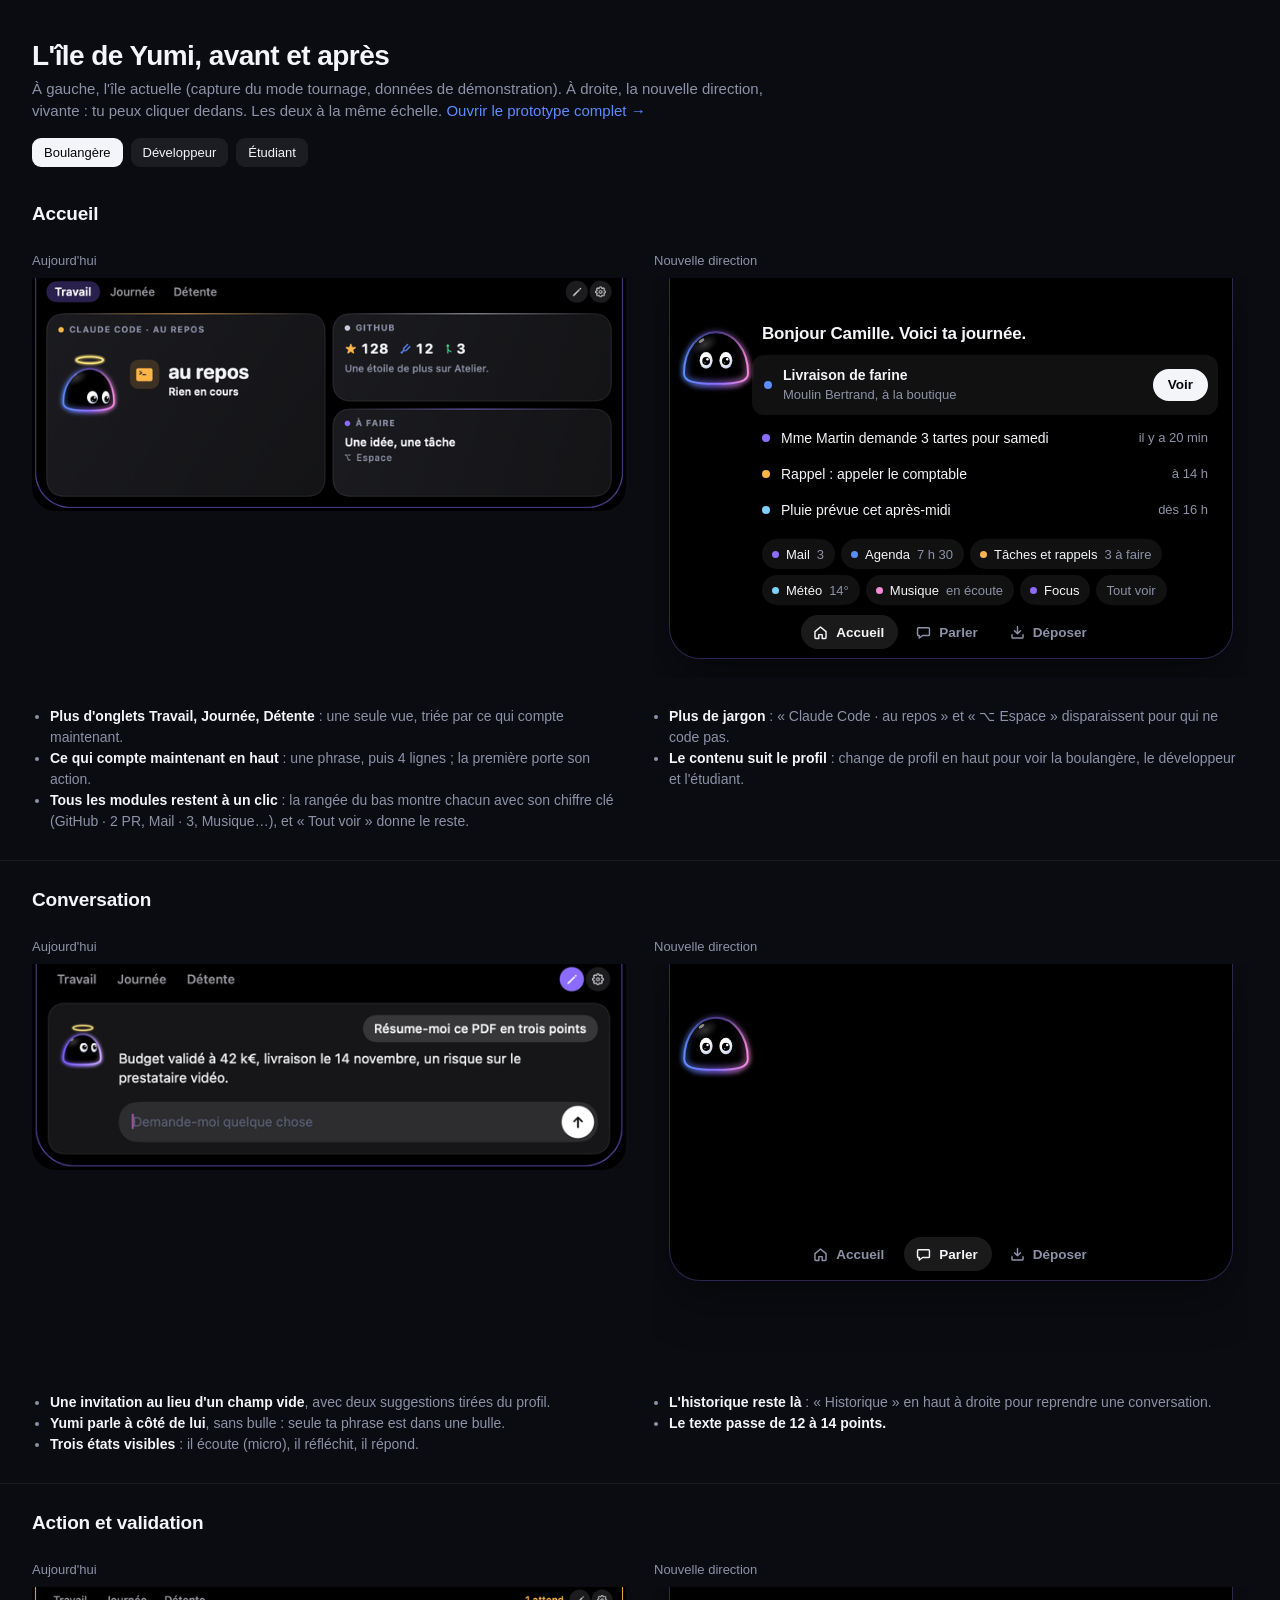
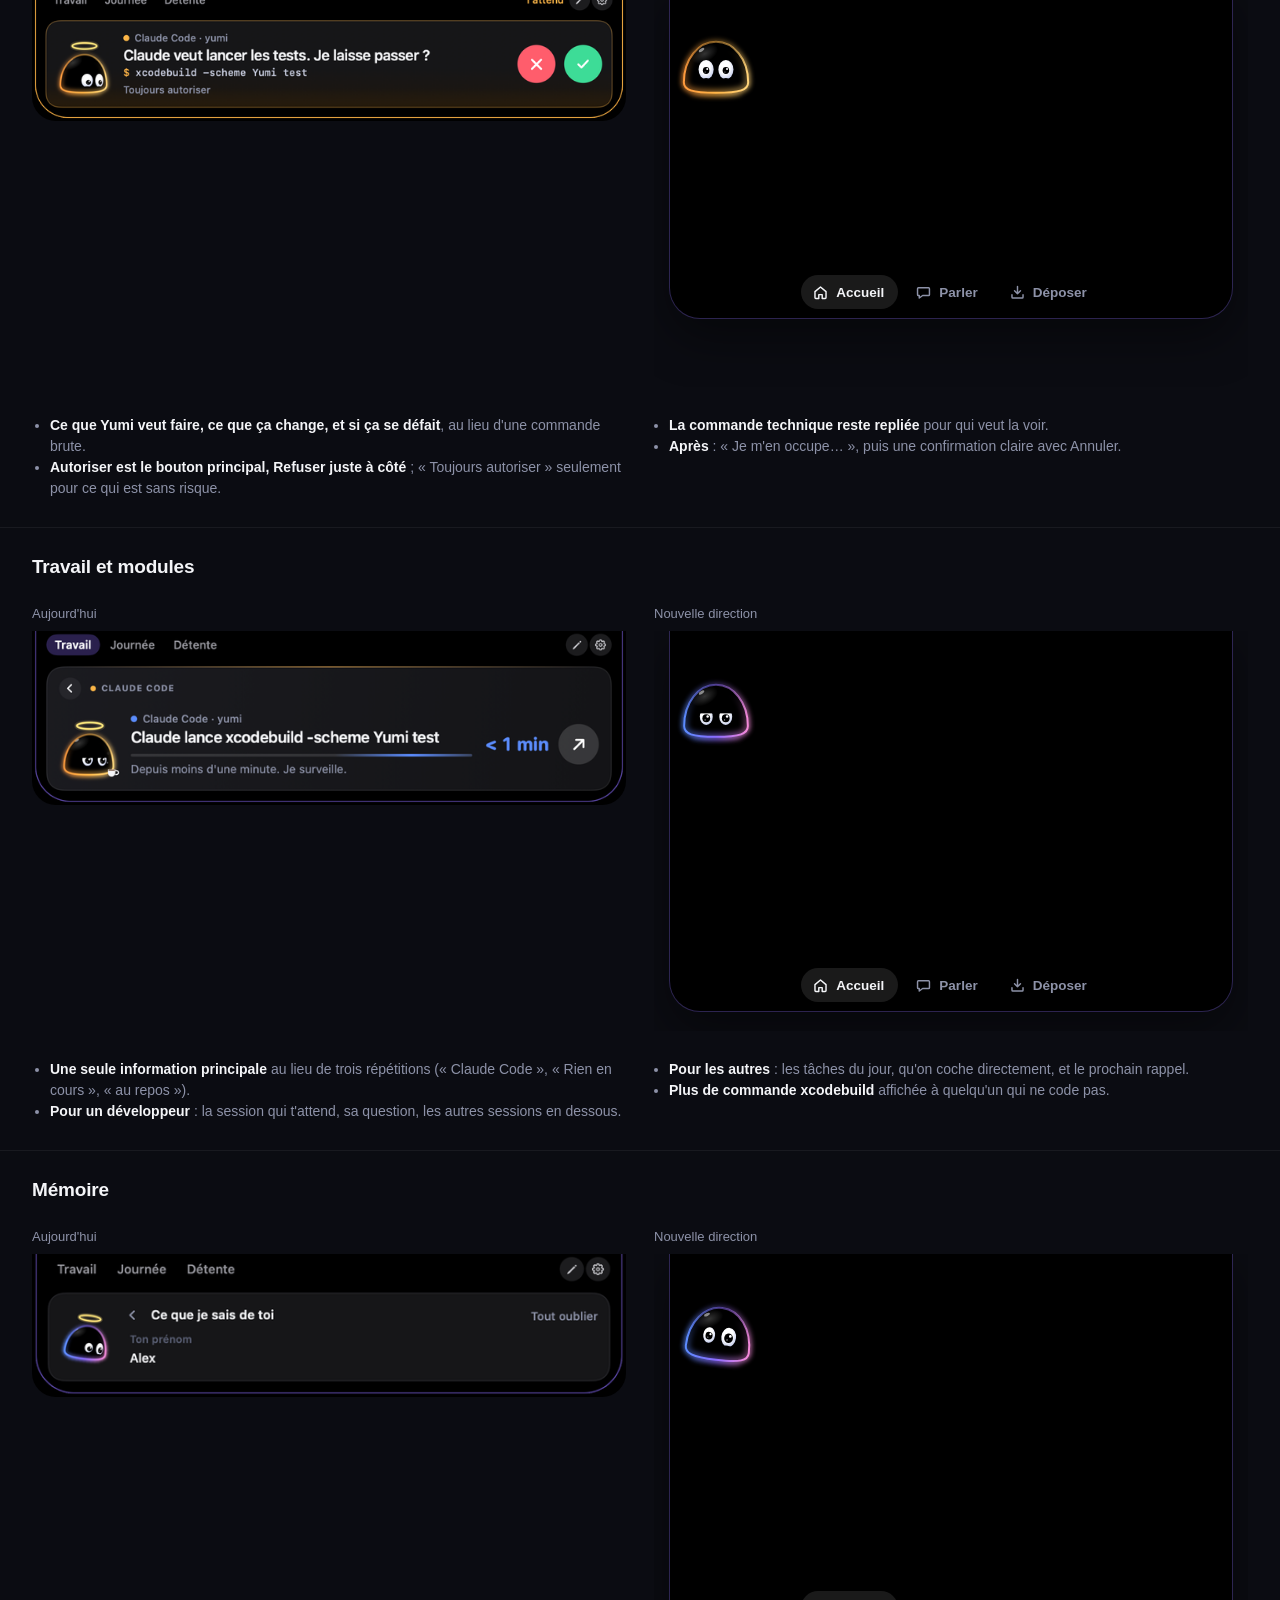
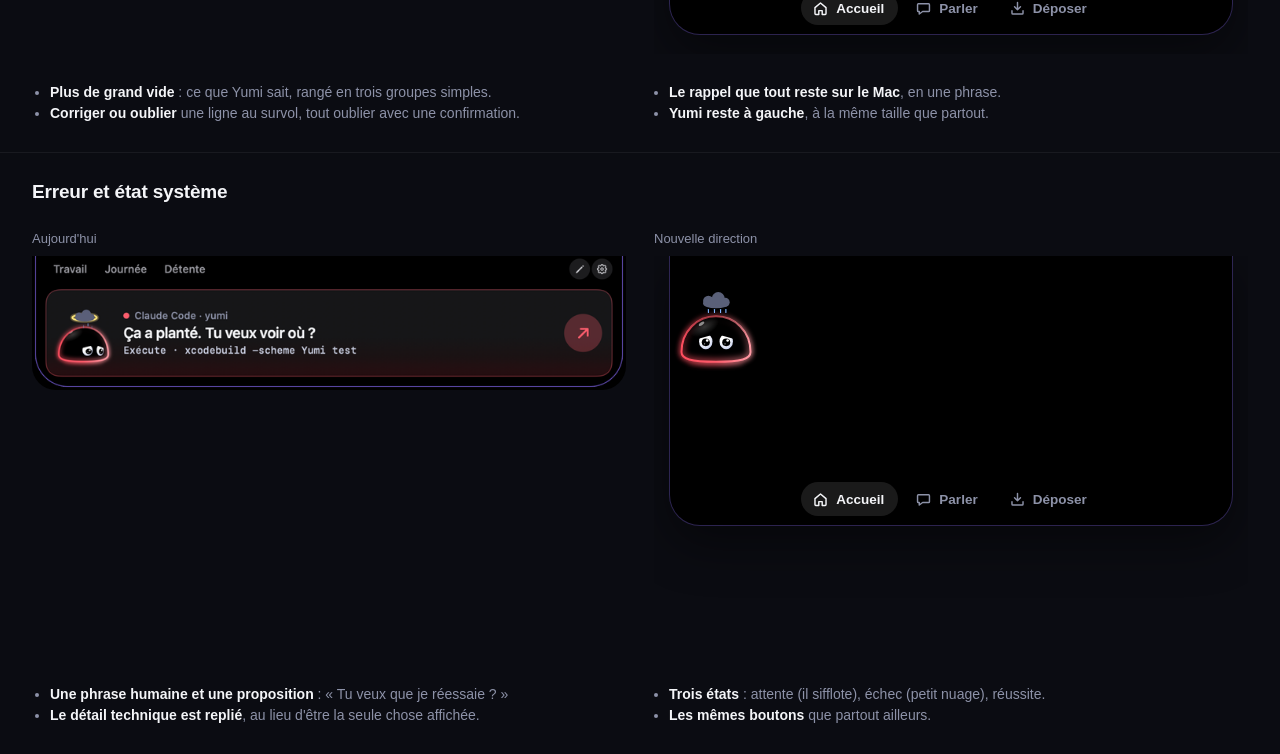
<file: design/refonte-ile/comparaison.html>
<!doctype html>
<html lang="fr">
<head>
<meta charset="utf-8">
<meta name="viewport" content="width=device-width, initial-scale=1">
<title>Yumi · Avant et après</title>
<style>
:root { --fg: #F4F5F8; --muted: #8D92A8; --blue: #5B8CFF; --font: -apple-system, BlinkMacSystemFont, "SF Pro Text", "Helvetica Neue", sans-serif }
* { box-sizing: border-box }
body { margin: 0; background: #0B0C12; color: var(--fg); font-family: var(--font); -webkit-font-smoothing: antialiased }
header { max-width: 1440px; margin: 0 auto; padding: 40px 32px 8px }
h1 { font-size: 28px; letter-spacing: -.02em; margin: 0 0 6px }
header p { color: var(--muted); font-size: 15px; line-height: 22px; max-width: 760px; margin: 0 }
header a { color: var(--blue); text-decoration: none }
.controls { display: flex; gap: 8px; margin-top: 16px; flex-wrap: wrap }
.controls button { font: inherit; font-size: 13px; color: var(--fg); background: rgba(255,255,255,.07); border: 0; border-radius: 9px; padding: 7px 12px; cursor: pointer }
.controls button[aria-pressed="true"] { background: var(--fg); color: #06070C }
section { max-width: 1440px; margin: 0 auto; padding: 28px 32px; display: grid; grid-template-columns: 1fr 1fr; gap: 28px; align-items: start }
section + section { border-top: 1px solid rgba(255,255,255,.06) }
h2 { grid-column: 1 / -1; font-size: 19px; margin: 0; letter-spacing: -.01em }
.col h3 { font-size: 13px; color: var(--muted); font-weight: 500; margin: 0 0 10px }
.col img { display: block; max-width: 100%; border-radius: 0 0 24px 24px }
.col iframe { display: block; width: 660px; max-width: 100%; height: 400px; border: 0; background: #0B0C12 }
ul { grid-column: 1 / -1; margin: 0; padding-left: 18px; color: var(--muted); font-size: 14px; line-height: 21px; columns: 2; column-gap: 40px }
ul b { color: var(--fg); font-weight: 600 }
@media (max-width: 1100px) { section { grid-template-columns: 1fr } ul { columns: 1 } }
</style>
</head>
<body>
<header>
  <h1>L'île de Yumi, avant et après</h1>
  <p>À gauche, l'île actuelle (capture du mode tournage, données de démonstration). À droite, la nouvelle direction, vivante : tu peux cliquer dedans. Les deux à la même échelle. <a href="index.html">Ouvrir le prototype complet →</a></p>
  <div class="controls" id="profiles"></div>
</header>
<main id="pairs"></main>
<script>
const PAIRS = [
  ['accueil', 'Accueil', [
    "<b>Plus d'onglets Travail, Journée, Détente</b> : une seule vue, triée par ce qui compte maintenant.",
    "<b>Ce qui compte maintenant en haut</b> : une phrase, puis 4 lignes ; la première porte son action.",
    "<b>Tous les modules restent à un clic</b> : la rangée du bas montre chacun avec son chiffre clé (GitHub · 2 PR, Mail · 3, Musique…), et « Tout voir » donne le reste.",
    "<b>Plus de jargon</b> : « Claude Code · au repos » et « ⌥ Espace » disparaissent pour qui ne code pas.",
    "<b>Le contenu suit le profil</b> : change de profil en haut pour voir la boulangère, le développeur et l'étudiant."]],
  ['parler', 'Conversation', [
    "<b>Une invitation au lieu d'un champ vide</b>, avec deux suggestions tirées du profil.",
    "<b>Yumi parle à côté de lui</b>, sans bulle : seule ta phrase est dans une bulle.",
    "<b>Trois états visibles</b> : il écoute (micro), il réfléchit, il répond.",
    "<b>L'historique reste là</b> : « Historique » en haut à droite pour reprendre une conversation.",
    "<b>Le texte passe de 12 à 14 points.</b>"]],
  ['valider', 'Action et validation', [
    "<b>Ce que Yumi veut faire, ce que ça change, et si ça se défait</b>, au lieu d'une commande brute.",
    "<b>Autoriser est le bouton principal, Refuser juste à côté</b> ; « Toujours autoriser » seulement pour ce qui est sans risque.",
    "<b>La commande technique reste repliée</b> pour qui veut la voir.",
    "<b>Après</b> : « Je m'en occupe… », puis une confirmation claire avec Annuler."]],
  ['travail', 'Travail et modules', [
    "<b>Une seule information principale</b> au lieu de trois répétitions (« Claude Code », « Rien en cours », « au repos »).",
    "<b>Pour un développeur</b> : la session qui t'attend, sa question, les autres sessions en dessous.",
    "<b>Pour les autres</b> : les tâches du jour, qu'on coche directement, et le prochain rappel.",
    "<b>Plus de commande xcodebuild</b> affichée à quelqu'un qui ne code pas."]],
  ['memoire', 'Mémoire', [
    "<b>Plus de grand vide</b> : ce que Yumi sait, rangé en trois groupes simples.",
    "<b>Corriger ou oublier</b> une ligne au survol, tout oublier avec une confirmation.",
    "<b>Le rappel que tout reste sur le Mac</b>, en une phrase.",
    "<b>Yumi reste à gauche</b>, à la même taille que partout."]],
  ['erreur', 'Erreur et état système', [
    "<b>Une phrase humaine et une proposition</b> : « Tu veux que je réessaie ? »",
    "<b>Le détail technique est replié</b>, au lieu d'être la seule chose affichée.",
    "<b>Trois états</b> : attente (il sifflote), échec (petit nuage), réussite.",
    "<b>Les mêmes boutons</b> que partout ailleurs."]],
];
let profile = 'boulangere';
function render() {
  document.getElementById('profiles').innerHTML = [['boulangere', 'Boulangère'], ['dev', 'Développeur'], ['etudiant', 'Étudiant']]
    .map(([k, l]) => `<button data-p="${k}" aria-pressed="${k === profile}">${l}</button>`).join('');
  document.getElementById('pairs').innerHTML = PAIRS.map(([v, title, points]) => `<section>
    <h2>${title}</h2>
    <div class="col"><h3>Aujourd'hui</h3><img src="avant/${v}.png" alt="L'île actuelle : ${title}" loading="lazy"></div>
    <div class="col"><h3>Nouvelle direction</h3><iframe src="index.html?vue=${v}&profil=${profile}&embed=1" title="Nouvelle île : ${title}" loading="lazy"></iframe></div>
    <ul>${points.map(p => `<li>${p}</li>`).join('')}</ul></section>`).join('');
}
document.addEventListener('click', e => { const b = e.target.closest('[data-p]'); if (b) { profile = b.dataset.p; render() } });
render();
</script>
</body>
</html>
</file>
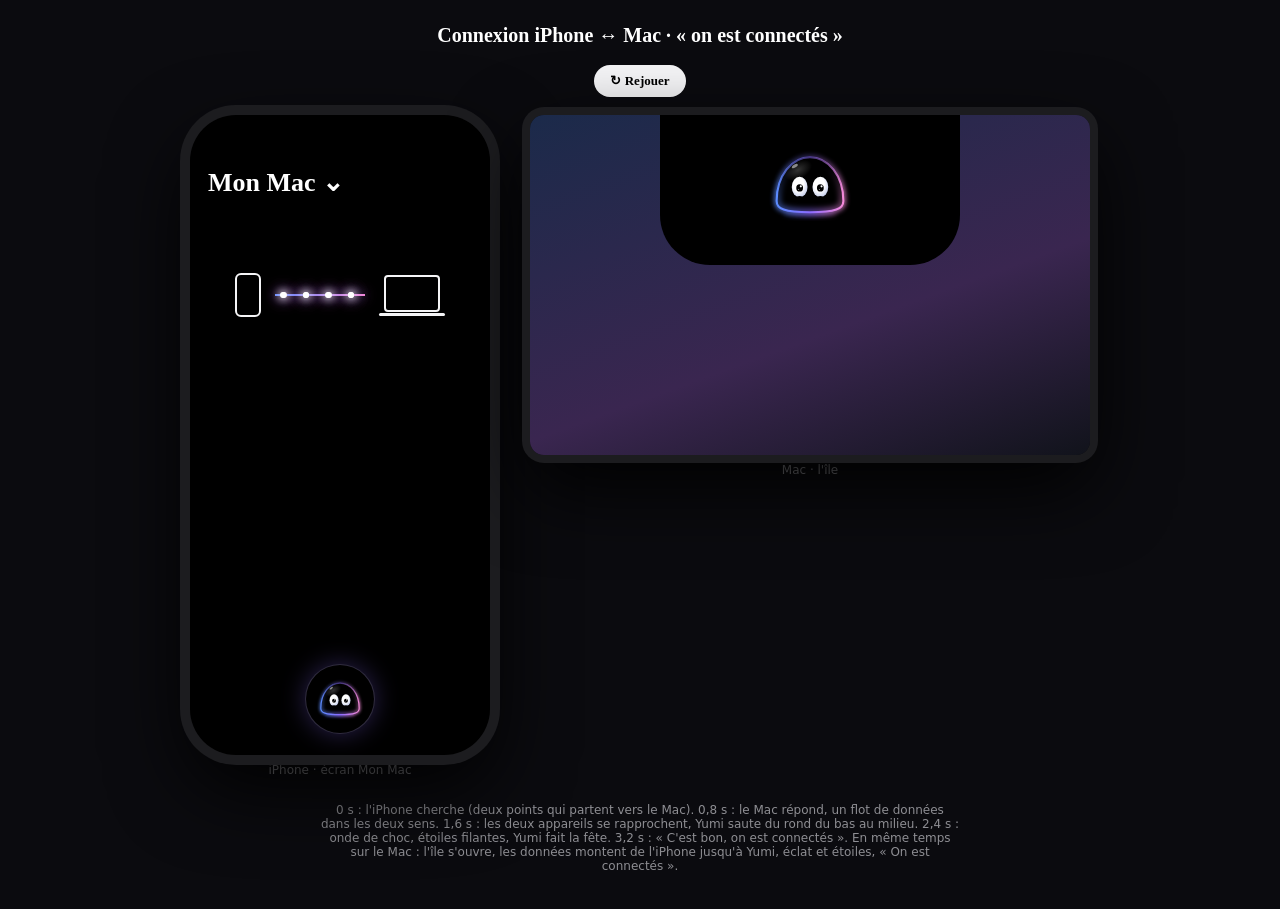
<file: design/explorations/atelier/connexion.html>
<!doctype html>
<html lang="fr">
<head>
<meta charset="utf-8">
<title>Atelier Yumi · Connexion iPhone ↔ Mac</title>
<!-- Maquette de l'animation « on est connectés ». Le personnage vient tel quel de yumi.js / yumi.css. -->
<link rel="stylesheet" href="yumi.css">
<style>
body{margin:0;background:#0b0b0f;color:#fff;font:14px -apple-system,system-ui;display:flex;flex-direction:column;align-items:center;gap:18px;padding:24px}
h1{font:700 20px -apple-system;margin:0}
.row{display:flex;gap:40px;align-items:flex-start;flex-wrap:wrap;justify-content:center}
.cap{color:#8E8E93;text-align:center;margin-top:8px;font-size:12px}
button{font:600 13px -apple-system;color:#000;background:#F5F5F7;border:0;border-radius:99px;height:32px;padding:0 16px;cursor:pointer}
/* iPhone */
.phone{width:300px;height:640px;border-radius:46px;background:#000;position:relative;overflow:hidden;box-shadow:0 0 0 10px #1c1c1f,0 30px 80px #000}
.dyn{position:absolute;top:10px;left:50%;transform:translateX(-50%);width:92px;height:27px;border-radius:20px;background:#000;z-index:9}
.title{position:absolute;top:52px;left:18px;font:700 26px -apple-system;transition:opacity .4s}
.icons{position:absolute;top:150px;left:0;right:0;height:60px;display:flex;align-items:center;justify-content:center;gap:14px;transition:gap .9s cubic-bezier(.3,1.3,.4,1)}
.dev{display:flex;flex-direction:column;align-items:center;transition:filter .6s}.iph{width:22px;height:40px;border:2px solid #F5F5F7;border-radius:6px}.lap{width:52px;height:33px;border:2px solid #F5F5F7;border-radius:4px}.base{width:66px;height:3px;background:#F5F5F7;border-radius:2px;margin-top:1px}
.wire{position:relative;width:90px;height:2px;background:linear-gradient(90deg,#5B8CFF,#F58AD9);opacity:.35;transition:all .6s}
.p{position:absolute;width:6px;height:6px;border-radius:50%;background:#fff;box-shadow:0 0 8px #fff,0 0 16px #C77DFF;top:-2px}
.flash{position:absolute;inset:0;background:radial-gradient(circle at 50% 46%,#8B6CFF88,transparent 60%);opacity:0;transition:opacity .5s;pointer-events:none}
.ring{position:absolute;left:50%;top:46%;width:40px;height:40px;margin:-20px;border-radius:50%;border:2px solid #fff;opacity:0}
.ring.go{animation:ring 1.1s cubic-bezier(.1,.7,.3,1) forwards}
@keyframes ring{0%{opacity:1;transform:scale(.3);border-color:#F58AD9}100%{opacity:0;transform:scale(9);border-color:#5B8CFF}}
.star{position:absolute;width:46px;height:1.5px;border-radius:2px;background:linear-gradient(90deg,transparent,#fff 70%,#C9B8FF);opacity:0}
.star::after{content:"";position:absolute;right:-1px;top:-1.5px;width:4px;height:4px;border-radius:50%;background:#fff;box-shadow:0 0 6px #fff,0 0 12px #B49BFF}
.yw{position:absolute;left:50%;transform:translate(-50%,-50%);transition:all .8s cubic-bezier(.3,1.4,.45,1);z-index:5}
.orb{position:absolute;left:50%;bottom:22px;width:68px;height:68px;margin-left:-34px;border-radius:50%;background:#000;box-shadow:0 0 0 1px #ffffff1f,0 0 26px #8B6CFF55;transition:opacity .4s}
.msg{position:absolute;left:0;right:0;top:63%;text-align:center;opacity:0;transform:scale(.8);transition:all .6s cubic-bezier(.3,1.5,.4,1)}
.msg b{display:block;font:700 22px -apple-system;color:#fff}
.msg span{display:block;color:#B9BCC8;font-size:13px;margin-top:6px}
/* Mac */
.mac{width:560px;height:340px;border-radius:14px;background:linear-gradient(160deg,#1B2A4A,#3A2650 60%,#11131B);position:relative;overflow:hidden;box-shadow:0 0 0 8px #1c1c1f,0 30px 80px #000}
.isl{position:absolute;top:0;left:50%;transform:translateX(-50%);width:184px;height:32px;border-radius:0 0 12px 12px;background:#000;overflow:hidden;transition:all .7s cubic-bezier(.32,1.22,.42,1);z-index:3}
.isl .glow{position:absolute;inset:0;border-radius:inherit;box-shadow:inset 0 0 0 1.5px transparent;transition:box-shadow .5s}
.isl.lit .glow{box-shadow:inset 0 0 0 1.5px #B49BFF,inset 0 0 30px #8B6CFF66}
.myw{position:absolute;left:50%;top:16px;transform:translate(-50%,-50%) scale(.34);transition:all .7s cubic-bezier(.32,1.22,.42,1)}
.mtxt{position:absolute;left:0;right:0;bottom:22px;text-align:center;opacity:0;transition:opacity .5s}
.mtxt b{font:700 17px -apple-system}.mtxt span{display:block;color:#B9BCC8;font-size:12px;margin-top:3px}
.mp{position:absolute;width:5px;height:5px;border-radius:50%;background:#fff;box-shadow:0 0 8px #fff,0 0 14px #C77DFF;z-index:4}
.mstars{position:absolute;inset:0;opacity:0;transition:opacity .5s}
</style>
</head>
<body>
<h1>Connexion iPhone ↔ Mac · « on est connectés »</h1>
<button id="again">↻ Rejouer</button>
<div class="row">
 <div><div class="phone" id="ph">
  <div class="dyn"></div><div class="title">Mon Mac ⌄</div>
  <div class="flash"></div><div class="ring"></div>
  <div class="icons"><span class="dev ph"><i class="iph"></i></span><div class="wire"></div><span class="dev lapdev"><i class="lap"></i><i class="base"></i></span></div>
  <div class="orb"></div>
  <div class="yw" id="py" style="top:calc(100% - 56px)"><span class="ys" data-s="46"></span></div>
  <div class="msg"><b>C'est bon, on est connectés</b><span>Ton iPhone et MacBook Pro se parlent, par ton iCloud.</span></div>
 </div><div class="cap">iPhone · écran Mon Mac</div></div>
 <div><div class="mac" id="mc">
  <div class="isl"><div class="mstars"></div><div class="glow"></div><div class="myw"><span class="ys" data-s="80"></span></div>
   <div class="mtxt"><b>On est connectés</b><span>avec l'iPhone d'Esteban</span></div></div>
 </div><div class="cap">Mac · l'île</div></div>
</div>
<p class="cap" style="max-width:640px">0 s : l'iPhone cherche (deux points qui partent vers le Mac). 0,8 s : le Mac répond, un flot de données dans les deux sens. 1,6 s : les deux appareils se rapprochent, Yumi saute du rond du bas au milieu. 2,4 s : onde de choc, étoiles filantes, Yumi fait la fête. 3,2 s : « C'est bon, on est connectés ». En même temps sur le Mac : l'île s'ouvre, les données montent de l'iPhone jusqu'à Yumi, éclat et étoiles, « On est connectés ».</p>
<script src="yumi.js"></script>
<script>
const $=(r,s)=>r.querySelector(s);
function mountY(root){root.querySelectorAll(".ys").forEach(s=>{const sz=+s.dataset.s;s.innerHTML=yumi({size:sz,mood:"neutre",rim:"calm",rimW:2.6});new Blob(s.firstElementChild)})}
let timers=[],raf=0;
const at=(ms,f)=>timers.push(setTimeout(f,ms));
function stars(box,n){box.innerHTML="";for(let i=0;i<n;i++){const s=document.createElement("i");s.className="star";const x=(i*53+20)%100,y=(i*37+8)%85;s.style.cssText=`left:${x}%;top:${y}%;transform:rotate(28deg)`;box.appendChild(s);
 s.animate([{opacity:0,transform:"rotate(28deg) translateX(-30px)"},{opacity:1,offset:.15},{opacity:.9,offset:.7},{opacity:0,transform:"rotate(28deg) translateX(140px)"}],{duration:1400+(i%4)*350,delay:(i*.47%2.6)*1000,iterations:Infinity})}}
function play(){
 timers.forEach(clearTimeout);timers=[];cancelAnimationFrame(raf);
 const ph=$(document,"#ph"),mc=$(document,"#mc");
 ph.querySelectorAll(".p,.star").forEach(x=>x.remove());mc.querySelectorAll(".mp").forEach(x=>x.remove());
 ph.innerHTML=ph.innerHTML;mc.innerHTML=mc.innerHTML;mountY(ph);mountY(mc);
 const wire=$(ph,".wire"),py=$(ph,"#py"),pyS=()=>$(py,"svg"),isl=$(mc,".isl"),my=$(mc,".myw"),myS=()=>$(my,"svg");
 setMood(pyS(),"curieux","calm");setMood(myS(),"sommeil","calm");
 // particles on the wire
 let mode="search";const parts=[];for(let i=0;i<8;i++){const p=document.createElement("i");p.className="p";wire.appendChild(p);parts.push(p)}
 const t0=performance.now();
 const loop=now=>{const t=(now-t0)/1000;const n=mode==="search"?2:mode==="burst"?8:3,sp=mode==="search"?.6:mode==="burst"?2.4:.5;
  parts.forEach((p,i)=>{if(i>=n){p.style.opacity=0;return}let q=(t*sp+i/n)%1;if(mode!=="search"&&i%2)q=1-q;p.style.opacity=1;p.style.left=(q*100)+"%"});
  raf=requestAnimationFrame(loop)};raf=requestAnimationFrame(loop);
 // Mac: particles rising into the island
 const rise=()=>{for(let i=0;i<14;i++){const p=document.createElement("i");p.className="mp";p.style.left=(46+Math.random()*8)+"%";p.style.top="100%";mc.appendChild(p);
  p.animate([{top:"100%",opacity:0,transform:`translateX(${(Math.random()-.5)*160}px)`},{opacity:1,offset:.2},{top:"30px",opacity:.9,transform:"translateX(0)"}],{duration:900,delay:i*70,easing:"cubic-bezier(.4,0,.6,1)",fill:"forwards"}).onfinish=()=>p.remove()}};
 at(800,()=>{mode="burst";wire.style.opacity=1;wire.style.boxShadow="0 0 12px #C77DFF";setMood(pyS(),"surpris","calm");
  isl.style.cssText+="width:300px;height:150px;border-radius:0 0 50px 50px";my.style.top="70px";my.style.transform="translate(-50%,-50%) scale(1)";setMood(myS(),"surpris","calm");playPose(myS(),"pop");rise()});
 at(1500,()=>rise());
 at(1600,()=>{$(ph,".title").style.opacity=.2;$(ph,".orb").style.opacity=0;$(ph,".icons").style.gap="4px";
  py.style.top="44%";py.style.transform="translate(-50%,-50%) scale(2.2)";playPose(pyS(),"saut");setMood(pyS(),"heureux","joy")});
 at(2400,()=>{$(ph,".ring").classList.add("go");$(ph,".flash").style.opacity=1;stars(ph.appendChild(Object.assign(document.createElement("div"),{style:"position:absolute;inset:0"})),12);
  playPose(pyS(),"celebrer");isl.classList.add("lit");$(mc,".mstars").style.opacity=1;stars($(mc,".mstars"),12);setMood(myS(),"heureux","joy");playPose(myS(),"celebrer");
  $(ph,".dev.ph").style.filter="drop-shadow(0 0 14px #5B8CFF)";$(ph,".dev.lapdev").style.filter="drop-shadow(0 0 14px #F58AD9)"});
 at(3200,()=>{const m=$(ph,".msg");m.style.opacity=1;m.style.transform="scale(1)";$(mc,".mtxt").style.opacity=1;my.style.top="56px";my.style.transform="translate(-50%,-50%) scale(.8)"});
 at(4200,()=>{mode="flow";$(ph,".flash").style.opacity=.35;playPose(pyS(),"salut");playPose(myS(),"salut")});
 at(5600,()=>setMood(myS(),"clin","calm"));
}
document.getElementById("again").onclick=play;play();
</script>
</body>
</html>
</file>
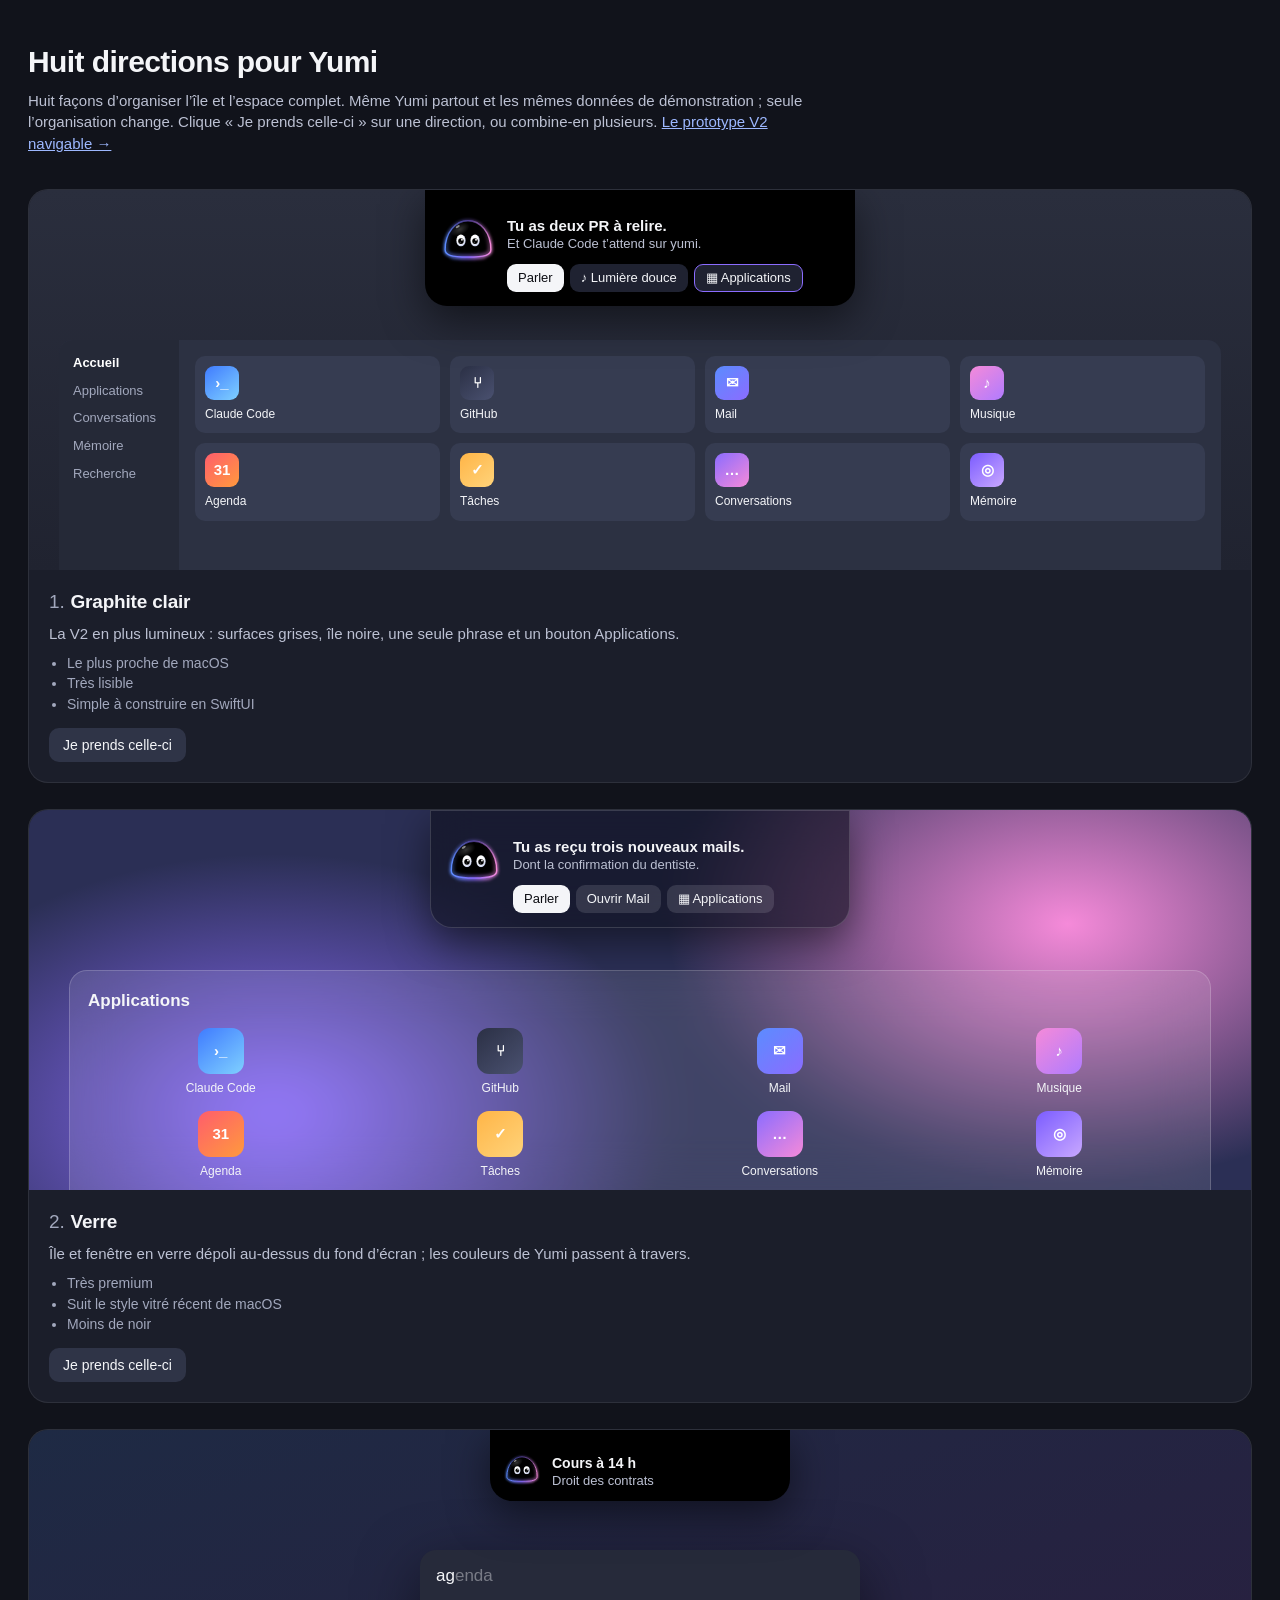
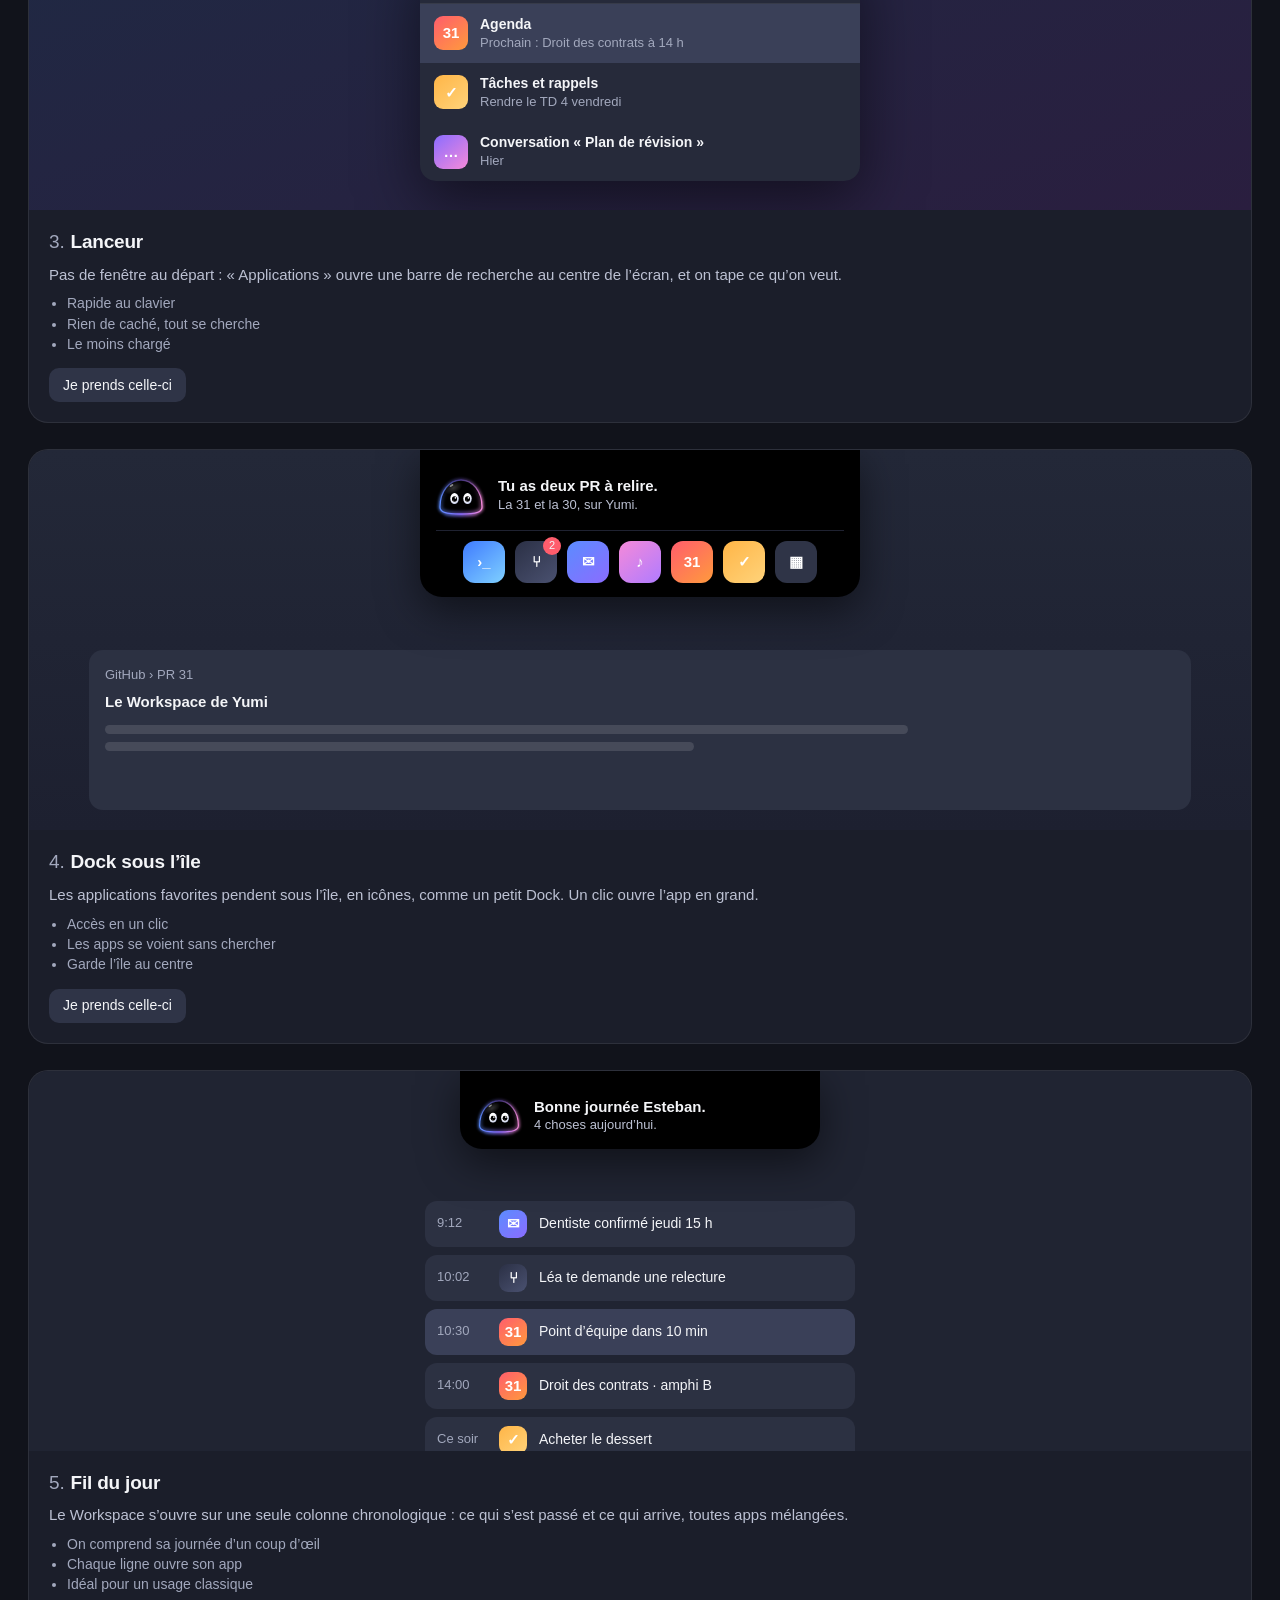
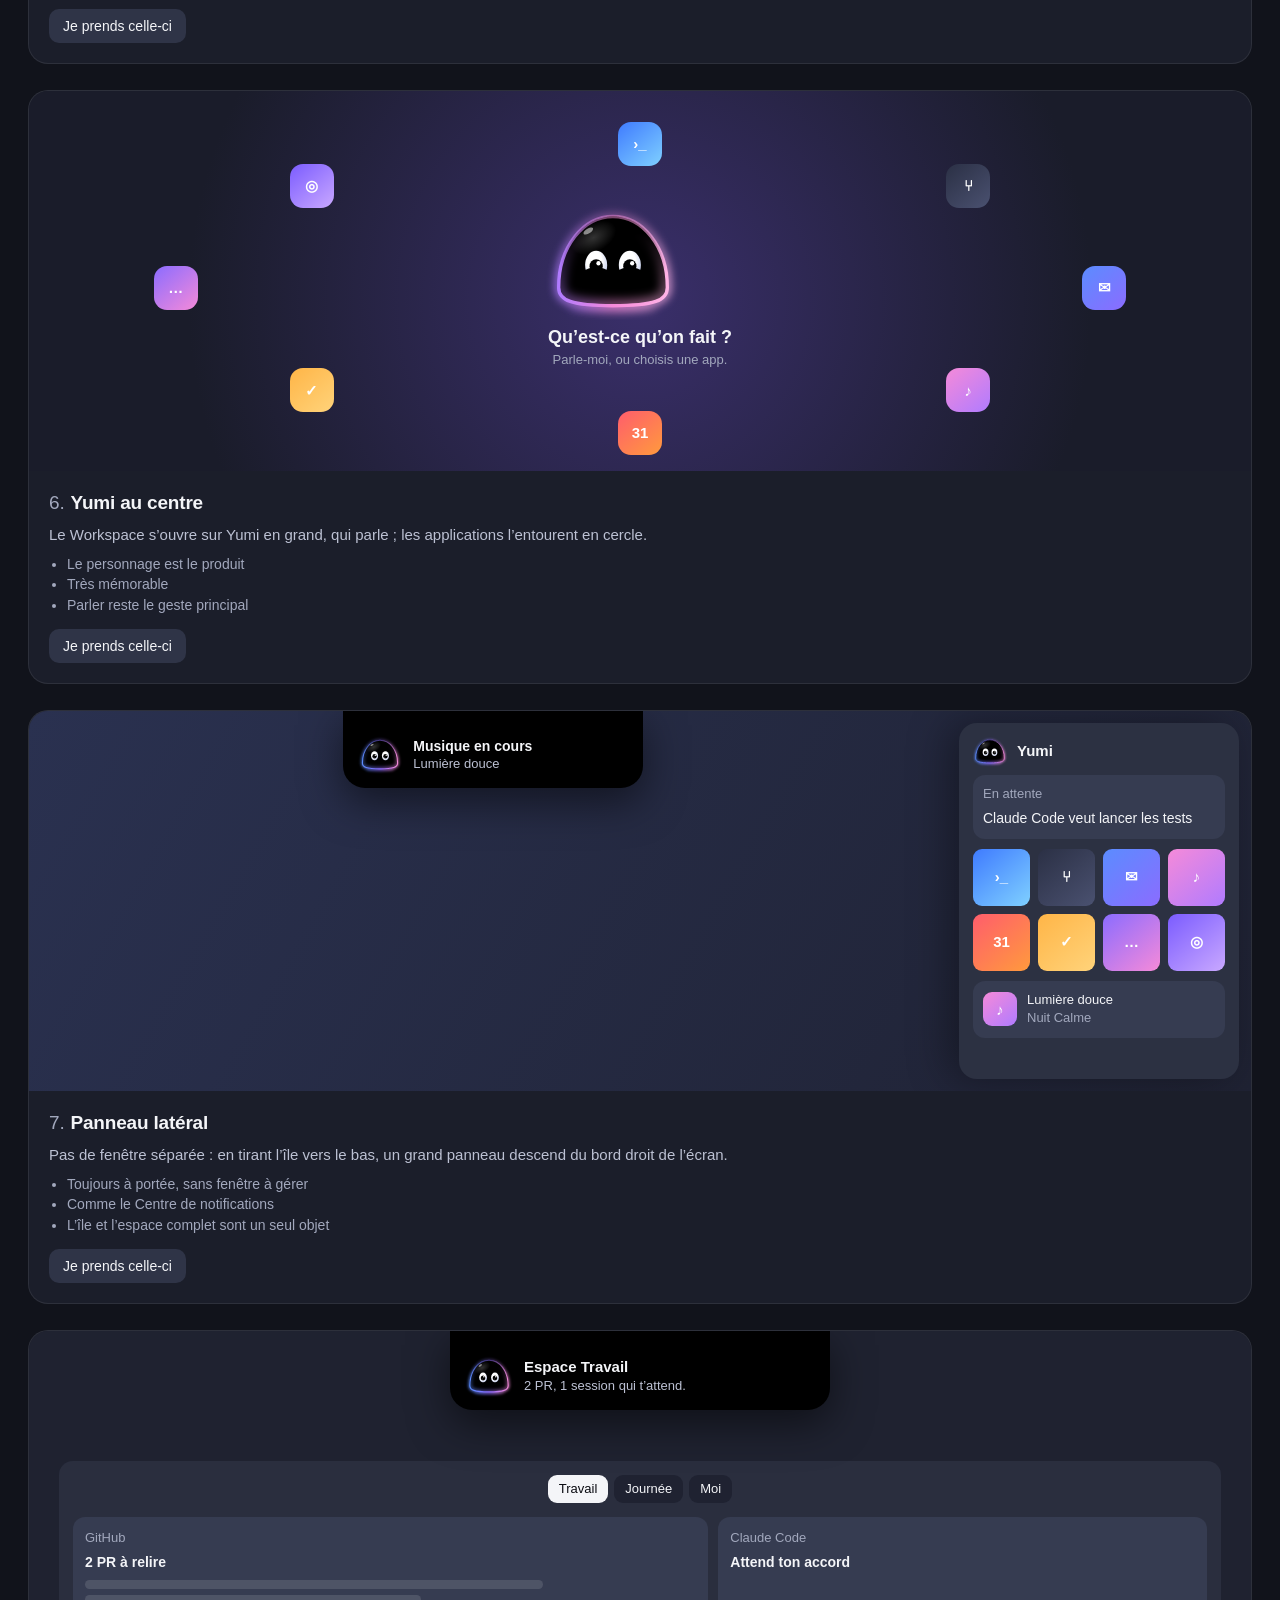
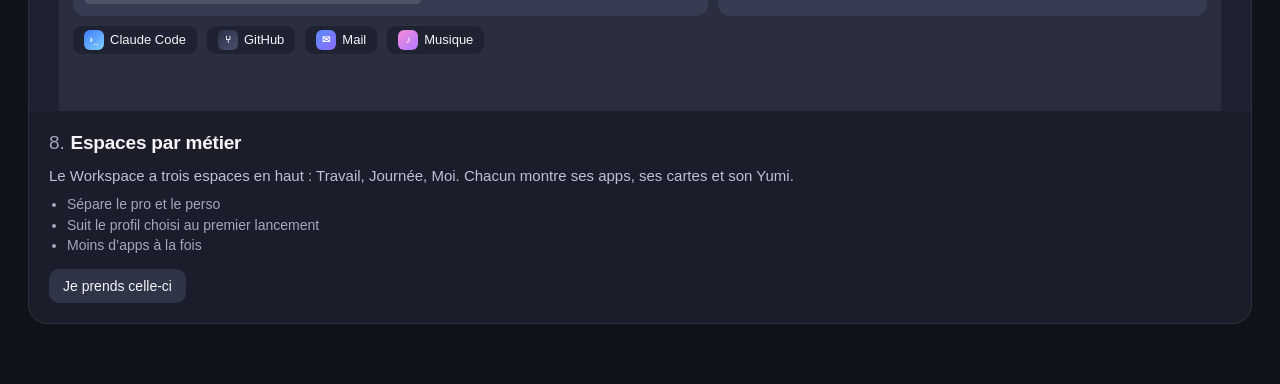
<file: design/refonte-ile/v2/directions.html>
<!doctype html>
<html lang="fr">
<head>
<meta charset="utf-8">
<meta name="viewport" content="width=device-width, initial-scale=1">
<title>Yumi · Huit directions</title>
<link rel="stylesheet" href="../yumi.css">
<style>
:root { --bg: #11131B; --fg: #F4F5F8; --fg2: #BCC1D3; --fg3: #A2A8BD; --font: -apple-system, BlinkMacSystemFont, "SF Pro Text", "Helvetica Neue", sans-serif }
* { box-sizing: border-box }
body { margin: 0; background: var(--bg); color: var(--fg); font: 15px/1.45 var(--font); -webkit-font-smoothing: antialiased }
button { font: inherit; color: inherit; background: none; border: 0; cursor: pointer; padding: 0 }
header { max-width: 1400px; margin: 0 auto; padding: 40px 28px 10px }
h1 { font-size: 30px; letter-spacing: -.02em; margin: 0 0 6px }
header p { color: var(--fg2); max-width: 780px; margin: 0 }
header a { color: #9DB8FF }
.gal { max-width: 1400px; margin: 0 auto; padding: 24px 28px 60px; display: grid; grid-template-columns: repeat(auto-fill, minmax(min(100%, 620px), 1fr)); gap: 26px }
.dir { background: #1B1E2A; border: 1px solid rgba(255,255,255,.08); border-radius: 20px; overflow: hidden; display: flex; flex-direction: column }
.dir.pick { outline: 2px solid #5B8CFF }
.stage { position: relative; height: 380px; overflow: hidden }
.info { padding: 18px 20px 20px; display: flex; flex-direction: column; gap: 8px }
.info h2 { margin: 0; font-size: 19px; letter-spacing: -.01em }
.info h2 span { color: var(--fg3); font-weight: 500; margin-right: 6px }
.info p { margin: 0; color: var(--fg2) }
.info ul { margin: 0; padding-left: 18px; color: var(--fg3); font-size: 14px }
.info .row { display: flex; gap: 8px; margin-top: 6px; flex-wrap: wrap }
.info .row button { height: 34px; padding: 0 14px; border-radius: 10px; background: #2F3447; font-size: 14px; font-weight: 500 }
.info .row button:hover { background: #383E54 }
.info .row button[aria-pressed="true"] { background: var(--fg); color: #0B0C12 }
.yumi { display: block }
/* éléments communs aux maquettes */
.isl { position: absolute; top: 0; left: 50%; transform: translateX(-50%); background: #000; border-radius: 0 0 22px 22px; display: flex; gap: 12px; padding: 26px 16px 14px; box-shadow: 0 14px 40px rgba(0,0,0,.5); z-index: 2 }
.isl .tx { min-width: 0 }
.isl b { display: block; font-size: 15px; line-height: 1.3 }
.isl small { display: block; color: #BCC1D3; font-size: 13px }
.chip { display: inline-flex; align-items: center; gap: 6px; height: 28px; padding: 0 11px; border-radius: 9px; background: #1F2231; font-size: 13px; font-weight: 500; white-space: nowrap }
.chip.w { background: #F4F5F8; color: #0B0C12 }
.chips { display: flex; gap: 6px; margin-top: 10px; flex-wrap: wrap }
.ic { width: 34px; height: 34px; border-radius: 9px; flex: 0 0 auto; display: grid; place-items: center; font-size: 15px; font-weight: 700; color: #fff }
.g1 { background: linear-gradient(140deg,#3F7BFF,#7FD0FF) } .g2 { background: linear-gradient(140deg,#2B3045,#4A5170) } .g3 { background: linear-gradient(140deg,#5B8CFF,#8B6CFF) }
.g4 { background: linear-gradient(140deg,#F58AD9,#B07BFF) } .g5 { background: linear-gradient(140deg,#FF5D6C,#FF9A3D) } .g6 { background: linear-gradient(140deg,#FFB547,#FFD37A) }
.g7 { background: linear-gradient(140deg,#8B6CFF,#F58AD9) } .g8 { background: linear-gradient(140deg,#7B5CFF,#C9A8FF) }
.line { height: 9px; border-radius: 5px; background: rgba(255,255,255,.12) } .line.s { width: 55% } .line.m { width: 75% }
.lbl { font-size: 13px; color: #A2A8BD }
</style>
</head>
<body>
<header>
  <h1>Huit directions pour Yumi</h1>
  <p>Huit façons d’organiser l’île et l’espace complet. Même Yumi partout et les mêmes données de démonstration ; seule l’organisation change. Clique « Je prends celle-ci » sur une direction, ou combine-en plusieurs. <a href="index.html">Le prototype V2 navigable →</a></p>
</header>
<main class="gal" id="gal"></main>
<script src="../yumi.js"></script>
<script>
const Y = (n, mood = 'neutre', rim = 'calm') => `<span class="ys" data-s="${n}" data-m="${mood}" data-r="${rim}"></span>`;
const apps = (n, cls = '') => [['g1', '›_', 'Claude Code'], ['g2', '⑂', 'GitHub'], ['g3', '✉', 'Mail'], ['g4', '♪', 'Musique'], ['g5', '31', 'Agenda'], ['g6', '✓', 'Tâches'], ['g7', '…', 'Conversations'], ['g8', '◎', 'Mémoire']].slice(0, n);

const DIRS = [
  { name: 'Graphite clair', idea: 'La V2 en plus lumineux : surfaces grises, île noire, une seule phrase et un bouton Applications.',
    pros: ['Le plus proche de macOS', 'Très lisible', 'Simple à construire en SwiftUI'],
    html: () => `<div style="position:absolute;inset:0;background:linear-gradient(#2A2E3D,#202330)"></div>
      <div class="isl" style="width:430px">${Y(54)}<div class="tx"><b>Tu as deux PR à relire.</b><small>Et Claude Code t’attend sur yumi.</small><div class="chips"><span class="chip w">Parler</span><span class="chip">♪ Lumière douce</span><span class="chip" style="margin-left:auto;border:1.5px solid #8B6CFF">▦ Applications</span></div></div></div>
      <div style="position:absolute;left:30px;right:30px;top:150px;bottom:-20px;background:#2C3142;border-radius:14px 14px 0 0;display:grid;grid-template-columns:120px 1fr">
        <div style="background:#252937;padding:14px;display:flex;flex-direction:column;gap:9px;border-radius:14px 0 0 0">${['Accueil', 'Applications', 'Conversations', 'Mémoire', 'Recherche'].map((x, i) => `<span class="lbl" style="${i ? '' : 'color:#fff;font-weight:600'}">${x}</span>`).join('')}</div>
        <div style="padding:16px;display:grid;grid-template-columns:repeat(4,1fr);gap:10px;align-content:start">${apps(8).map(([g, s, n]) => `<div style="background:#363C51;border-radius:10px;padding:10px"><span class="ic ${g}">${s}</span><div style="font-size:12px;margin-top:6px">${n}</div></div>`).join('')}</div></div>` },
  { name: 'Verre', idea: 'Île et fenêtre en verre dépoli au-dessus du fond d’écran ; les couleurs de Yumi passent à travers.',
    pros: ['Très premium', 'Suit le style vitré récent de macOS', 'Moins de noir'],
    html: () => `<div style="position:absolute;inset:0;background:radial-gradient(400px 260px at 20% 80%,#8B6CFF,transparent),radial-gradient(400px 260px at 85% 30%,#F58AD9,transparent),#2B2F55"></div>
      <div class="isl" style="width:420px;background:rgba(10,12,20,.55);backdrop-filter:blur(20px);border:1px solid rgba(255,255,255,.15)">${Y(54)}<div class="tx"><b>Tu as reçu trois nouveaux mails.</b><small>Dont la confirmation du dentiste.</small><div class="chips"><span class="chip w">Parler</span><span class="chip" style="background:rgba(255,255,255,.12)">Ouvrir Mail</span><span class="chip" style="background:rgba(255,255,255,.12)">▦ Applications</span></div></div></div>
      <div style="position:absolute;left:40px;right:40px;top:160px;bottom:-20px;background:rgba(255,255,255,.1);backdrop-filter:blur(24px);border:1px solid rgba(255,255,255,.18);border-radius:18px 18px 0 0;padding:18px">
        <b style="font-size:17px">Applications</b><div style="display:grid;grid-template-columns:repeat(4,1fr);gap:14px;margin-top:14px">${apps(8).map(([g, s, n]) => `<div style="text-align:center"><span class="ic ${g}" style="width:46px;height:46px;border-radius:12px;margin:0 auto">${s}</span><div style="font-size:12px;margin-top:6px">${n}</div></div>`).join('')}</div></div>` },
  { name: 'Lanceur', idea: 'Pas de fenêtre au départ : « Applications » ouvre une barre de recherche au centre de l’écran, et on tape ce qu’on veut.',
    pros: ['Rapide au clavier', 'Rien de caché, tout se cherche', 'Le moins chargé'],
    html: () => `<div style="position:absolute;inset:0;background:linear-gradient(160deg,#1E2A44,#2A1E3F)"></div>
      <div class="isl" style="width:300px;padding:24px 14px 10px">${Y(36)}<div class="tx"><b style="font-size:14px">Cours à 14 h</b><small>Droit des contrats</small></div></div>
      <div style="position:absolute;left:50%;top:120px;transform:translateX(-50%);width:440px;background:#262A3A;border-radius:16px;box-shadow:0 20px 60px rgba(0,0,0,.5);overflow:hidden">
        <div style="padding:14px 16px;font-size:17px;border-bottom:1px solid rgba(255,255,255,.08)">ag<span style="opacity:.4">enda</span></div>
        ${[['g5', '31', 'Agenda', 'Prochain : Droit des contrats à 14 h'], ['g6', '✓', 'Tâches et rappels', 'Rendre le TD 4 vendredi'], ['g7', '…', 'Conversation « Plan de révision »', 'Hier']].map(([g, s, n, d], i) => `<div style="display:flex;gap:12px;align-items:center;padding:10px 14px;${i ? '' : 'background:#3A4058'}"><span class="ic ${g}">${s}</span><div><div style="font-weight:600;font-size:14px">${n}</div><div class="lbl">${d}</div></div></div>`).join('')}</div>` },
  { name: 'Dock sous l’île', idea: 'Les applications favorites pendent sous l’île, en icônes, comme un petit Dock. Un clic ouvre l’app en grand.',
    pros: ['Accès en un clic', 'Les apps se voient sans chercher', 'Garde l’île au centre'],
    html: () => `<div style="position:absolute;inset:0;background:linear-gradient(#232838,#1D2030)"></div>
      <div class="isl" style="width:440px;flex-direction:column;gap:12px"><div style="display:flex;gap:12px">${Y(50)}<div class="tx"><b>Tu as deux PR à relire.</b><small>La 31 et la 30, sur Yumi.</small></div></div>
        <div style="display:flex;gap:10px;justify-content:center;padding-top:10px;border-top:1px solid #1F2231">${apps(6).map(([g, s], i) => `<span style="position:relative"><span class="ic ${g}" style="width:42px;height:42px;border-radius:12px">${s}</span>${i === 1 ? '<i style="position:absolute;top:-4px;right:-4px;background:#FF5D6C;border-radius:9px;font-size:11px;font-style:normal;padding:1px 6px">2</i>' : ''}</span>`).join('')}<span class="ic" style="width:42px;height:42px;border-radius:12px;background:#2F3447">▦</span></div></div>
      <div style="position:absolute;left:60px;right:60px;top:200px;bottom:20px;background:#2C3142;border-radius:14px;padding:16px"><div class="lbl">GitHub › PR 31</div><b style="display:block;margin:6px 0 12px">Le Workspace de Yumi</b><div class="line m"></div><div class="line s" style="margin-top:8px"></div></div>` },
  { name: 'Fil du jour', idea: 'Le Workspace s’ouvre sur une seule colonne chronologique : ce qui s’est passé et ce qui arrive, toutes apps mélangées.',
    pros: ['On comprend sa journée d’un coup d’œil', 'Chaque ligne ouvre son app', 'Idéal pour un usage classique'],
    html: () => `<div style="position:absolute;inset:0;background:#202432"></div>
      <div class="isl" style="width:360px">${Y(46)}<div class="tx"><b>Bonne journée Esteban.</b><small>4 choses aujourd’hui.</small></div></div>
      <div style="position:absolute;left:50%;transform:translateX(-50%);top:130px;width:430px;display:flex;flex-direction:column;gap:8px">
        ${[['9:12', 'g3', '✉', 'Dentiste confirmé jeudi 15 h'], ['10:02', 'g2', '⑂', 'Léa te demande une relecture'], ['10:30', 'g5', '31', 'Point d’équipe dans 10 min'], ['14:00', 'g5', '31', 'Droit des contrats · amphi B'], ['Ce soir', 'g6', '✓', 'Acheter le dessert']].map(([t, g, s, n], i) => `<div style="display:flex;gap:12px;align-items:center;background:${i === 2 ? '#3A4058' : '#2C3142'};border-radius:12px;padding:9px 12px"><span class="lbl" style="width:50px">${t}</span><span class="ic ${g}" style="width:28px;height:28px">${s}</span><span style="font-size:14px">${n}</span></div>`).join('')}</div>` },
  { name: 'Yumi au centre', idea: 'Le Workspace s’ouvre sur Yumi en grand, qui parle ; les applications l’entourent en cercle.',
    pros: ['Le personnage est le produit', 'Très mémorable', 'Parler reste le geste principal'],
    html: () => `<div style="position:absolute;inset:0;background:radial-gradient(circle at 50% 55%,#3A2F6B,#1A1C2A 70%)"></div>
      <div style="position:absolute;left:50%;top:52%;transform:translate(-50%,-50%);text-align:center">${Y(130, 'heureux', 'joy')}<div style="font-size:18px;font-weight:600;margin-top:8px">Qu’est-ce qu’on fait ?</div><div class="lbl">Parle-moi, ou choisis une app.</div></div>
      ${apps(8).map(([g, s, n], i) => { const a = i / 8 * Math.PI * 2 - Math.PI / 2, x = 50 + Math.cos(a) * 38, y = 52 + Math.sin(a) * 38; return `<span class="ic ${g}" title="${n}" style="position:absolute;left:${x}%;top:${y}%;transform:translate(-50%,-50%);width:44px;height:44px;border-radius:13px">${s}</span>` }).join('')}` },
  { name: 'Panneau latéral', idea: 'Pas de fenêtre séparée : en tirant l’île vers le bas, un grand panneau descend du bord droit de l’écran.',
    pros: ['Toujours à portée, sans fenêtre à gérer', 'Comme le Centre de notifications', 'L’île et l’espace complet sont un seul objet'],
    html: () => `<div style="position:absolute;inset:0;background:linear-gradient(120deg,#2A3150,#1F2233)"></div>
      <div class="isl" style="width:300px;left:38%">${Y(42)}<div class="tx"><b style="font-size:14px">Musique en cours</b><small>Lumière douce</small></div></div>
      <div style="position:absolute;right:12px;top:12px;bottom:12px;width:280px;background:#2C3142;border-radius:18px;padding:14px;display:flex;flex-direction:column;gap:10px;box-shadow:-10px 0 40px rgba(0,0,0,.35)">
        <div style="display:flex;gap:10px;align-items:center">${Y(34)}<b>Yumi</b></div>
        <div style="background:#363C51;border-radius:12px;padding:10px"><div class="lbl">En attente</div><div style="font-size:14px;margin-top:4px">Claude Code veut lancer les tests</div></div>
        <div style="display:grid;grid-template-columns:repeat(4,1fr);gap:8px">${apps(8).map(([g, s]) => `<span class="ic ${g}" style="width:100%;aspect-ratio:1;height:auto">${s}</span>`).join('')}</div>
        <div style="background:#363C51;border-radius:12px;padding:10px;display:flex;gap:10px;align-items:center"><span class="ic g4">♪</span><div style="font-size:13px">Lumière douce<br><span class="lbl">Nuit Calme</span></div></div></div>` },
  { name: 'Espaces par métier', idea: 'Le Workspace a trois espaces en haut : Travail, Journée, Moi. Chacun montre ses apps, ses cartes et son Yumi.',
    pros: ['Sépare le pro et le perso', 'Suit le profil choisi au premier lancement', 'Moins d’apps à la fois'],
    html: () => `<div style="position:absolute;inset:0;background:#1F2230"></div>
      <div class="isl" style="width:380px">${Y(46)}<div class="tx"><b>Espace Travail</b><small>2 PR, 1 session qui t’attend.</small></div></div>
      <div style="position:absolute;left:30px;right:30px;top:130px;bottom:-10px;background:#2A2E3E;border-radius:14px 14px 0 0;padding:14px">
        <div style="display:flex;gap:6px;justify-content:center"><span class="chip w">Travail</span><span class="chip">Journée</span><span class="chip">Moi</span></div>
        <div style="display:grid;grid-template-columns:1.3fr 1fr;gap:10px;margin-top:14px">
          <div style="background:#363C51;border-radius:12px;padding:12px"><div class="lbl">GitHub</div><b style="font-size:14px;display:block;margin:4px 0 8px">2 PR à relire</b><div class="line m"></div><div class="line s" style="margin-top:6px"></div></div>
          <div style="background:#363C51;border-radius:12px;padding:12px"><div class="lbl">Claude Code</div><b style="font-size:14px;display:block;margin-top:4px">Attend ton accord</b></div>
          <div style="grid-column:1/-1;display:flex;gap:10px">${apps(4).map(([g, s, n]) => `<span class="chip"><span class="ic ${g}" style="width:20px;height:20px;border-radius:6px;font-size:10px">${s}</span>${n}</span>`).join('')}</div></div></div>` },
];

let pick = null;
function render() {
  document.getElementById('gal').innerHTML = DIRS.map((d, i) => `<article class="dir ${pick === i ? 'pick' : ''}">
    <div class="stage" aria-label="Maquette : ${d.name}">${d.html()}</div>
    <div class="info"><h2><span>${i + 1}.</span>${d.name}</h2><p>${d.idea}</p><ul>${d.pros.map(p => `<li>${p}</li>`).join('')}</ul>
      <div class="row"><button data-pick="${i}" aria-pressed="${pick === i}">${pick === i ? 'Choisie' : 'Je prends celle-ci'}</button></div></div></article>`).join('');
  document.querySelectorAll('.ys').forEach(s => { s.innerHTML = yumi({ size: +s.dataset.s, mood: s.dataset.m, rim: s.dataset.r }); new Blob(s.firstElementChild) });
}
document.addEventListener('click', e => { const b = e.target.closest('[data-pick]'); if (b) { pick = +b.dataset.pick; LIVE.length = 0; render() } });
render();
</script>
</body>
</html>
</file>
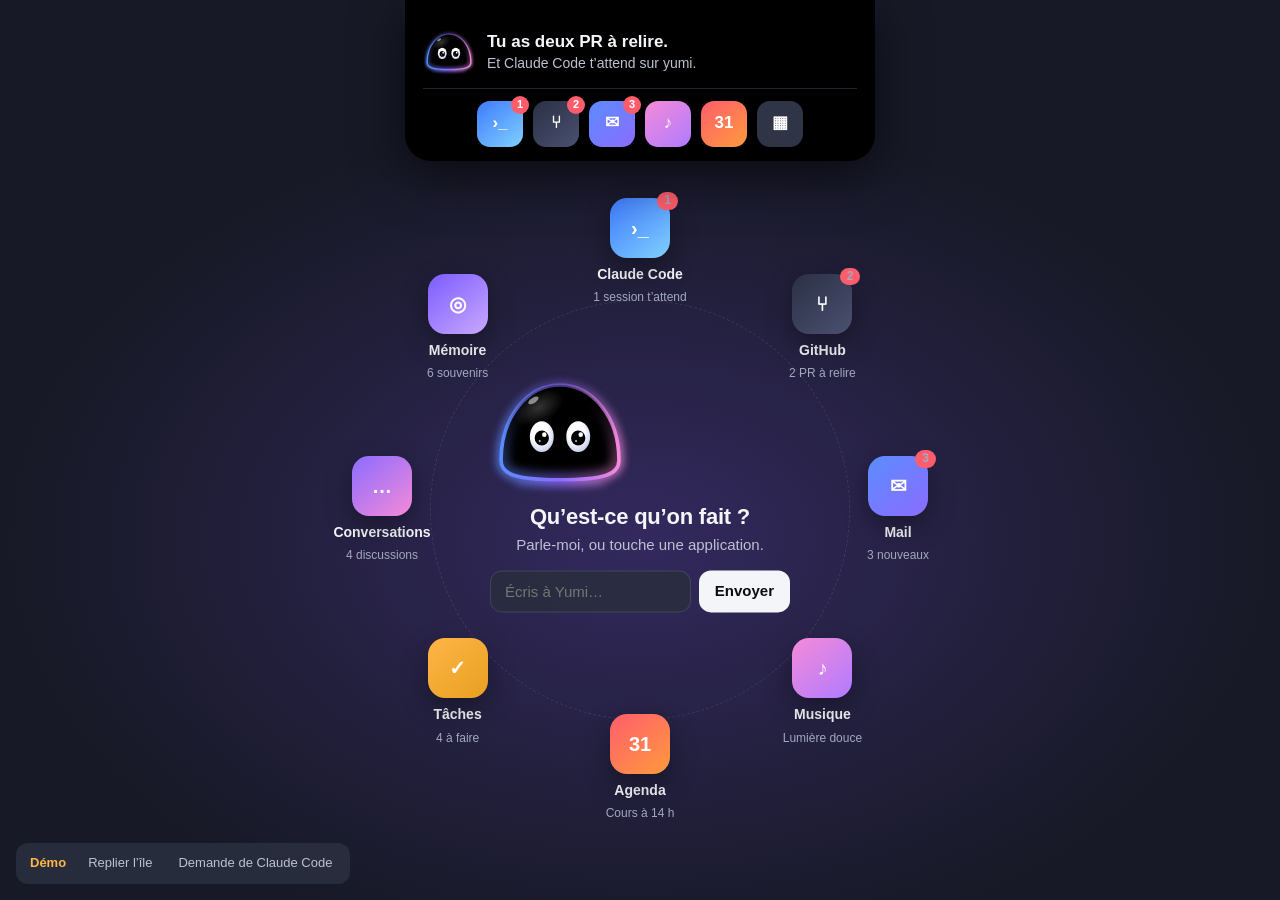
<file: design/refonte-ile/v2/melange.html>
<!doctype html>
<html lang="fr">
<head>
<meta charset="utf-8">
<meta name="viewport" content="width=device-width, initial-scale=1">
<title>Yumi · Dock et centre</title>
<link rel="stylesheet" href="../yumi.css">
<style>
:root { --bg: #1C1F2C; --card: #2A2E3E; --raise: #363C51; --hover: #414861; --fg: #F4F5F8; --fg2: #BCC1D3; --fg3: #A2A8BD; --font: -apple-system, BlinkMacSystemFont, "SF Pro Text", "Helvetica Neue", sans-serif }
* { box-sizing: border-box }
html, body { height: 100% }
body { margin: 0; color: var(--fg); font: 15px/1.45 var(--font); -webkit-font-smoothing: antialiased; overflow: hidden;
  background: radial-gradient(900px 600px at 50% 60%, #33295E, #171926 70%) }
button { font: inherit; color: inherit; background: none; border: 0; cursor: pointer; padding: 0 }
input { font: inherit; color: inherit }
:focus-visible { outline: 2px solid #5B8CFF; outline-offset: 3px }

/* L'île avec son dock */
.isl { position: fixed; top: 0; left: 50%; transform: translateX(-50%); z-index: 10; width: 470px; max-width: calc(100% - 24px); background: #000; border-radius: 0 0 26px 26px;
  padding: 30px 18px 14px; box-shadow: 0 16px 50px rgba(0,0,0,.55); transition: width .4s cubic-bezier(.3,1.3,.5,1), padding .4s }
.isl.folded { width: 300px; padding: 4px 14px; cursor: pointer }
.isl.folded .top, .isl.folded .dock { display: none }
.isl .fold { display: none; align-items: center; gap: 8px; height: 26px; font-size: 13px; color: var(--fg2) }
.isl.folded .fold { display: flex }
.isl .fold .yumi { width: 30px; height: 25px }
.top { display: flex; gap: 12px; align-items: center }
.top .yb { flex: 0 0 auto; border-radius: 14px } .top .yb:hover { background: #15171F }
.top b { display: block; font-size: 17px; line-height: 1.3 } .top small { display: block; color: var(--fg2); font-size: 14px }
.dock { display: flex; gap: 10px; justify-content: center; margin-top: 14px; padding-top: 12px; border-top: 1px solid #1F2231 }
.dk { position: relative; width: 46px; height: 46px; border-radius: 13px; display: grid; place-items: center; font-size: 17px; font-weight: 700; color: #fff; transition: transform .15s }
.dk:hover { transform: translateY(-3px) scale(1.06) }
.dk .bd { position: absolute; top: -5px; right: -6px; background: #FF5D6C; border-radius: 10px; font-size: 11px; padding: 1px 6px; font-weight: 700 }
.dk[aria-current="true"]::after { content: ''; position: absolute; bottom: -8px; left: 50%; width: 5px; height: 5px; border-radius: 50%; background: #fff; transform: translateX(-50%) }
.tip { position: absolute; top: 54px; left: 50%; transform: translateX(-50%); font-size: 12px; background: #2A2E3E; padding: 3px 8px; border-radius: 6px; white-space: nowrap; opacity: 0; pointer-events: none; transition: opacity .15s }
.dk:hover .tip { opacity: 1 }

/* Le centre */
.stage { position: fixed; inset: 0; display: grid; place-items: center }
.orbit { position: relative; width: min(600px, 92vw); height: min(600px, 92vw); margin-top: 120px; transition: opacity .3s, transform .3s }
.orbit.away { opacity: 0; transform: scale(.92); pointer-events: none }
.core { position: absolute; left: 50%; top: 50%; transform: translate(-50%,-50%); text-align: center; width: 300px }
.core h1 { font-size: 22px; margin: 10px 0 2px; letter-spacing: -.01em } .core p { margin: 0; color: var(--fg2) }
.ask { display: flex; gap: 8px; margin-top: 14px }
.ask input { flex: 1; min-width: 0; height: 42px; border-radius: 12px; border: 1px solid rgba(255,255,255,.12); background: rgba(42,46,62,.85); padding: 0 14px; outline: none }
.ask input:focus { border-color: #8B6CFF }
.ask button, .btn { height: 42px; padding: 0 16px; border-radius: 12px; background: var(--fg); color: #0B0C12; font-weight: 600 }
.reply { margin-top: 12px; min-height: 22px; color: var(--fg) }
.sat { position: absolute; transform: translate(-50%,-50%); display: flex; flex-direction: column; align-items: center; gap: 6px; width: 110px; transition: transform .2s }
.sat:hover { transform: translate(-50%,-50%) scale(1.07) }
.sat .ic { position: relative; width: 60px; height: 60px; border-radius: 17px; display: grid; place-items: center; font-size: 20px; font-weight: 700; color: #fff; box-shadow: 0 10px 26px rgba(0,0,0,.35) }
.sat .ic .bd { position: absolute; top: -6px; right: -8px; background: #FF5D6C; border-radius: 10px; font-size: 12px; padding: 1px 7px }
.sat b { font-size: 14px } .sat span { font-size: 12px; color: var(--fg3); text-align: center; line-height: 1.3 }
.ring { position: absolute; inset: 15%; border-radius: 50%; border: 1px dashed rgba(255,255,255,.1) }

/* Panneau d'une application */
.panel { position: fixed; left: 50%; top: 200px; bottom: 24px; width: min(860px, calc(100% - 32px)); transform: translateX(-50%) translateY(20px); opacity: 0; pointer-events: none;
  background: var(--bg); border: 1px solid rgba(255,255,255,.08); border-radius: 18px; box-shadow: 0 30px 80px rgba(0,0,0,.5); display: flex; flex-direction: column; transition: .3s }
.panel.on { opacity: 1; transform: translateX(-50%); pointer-events: auto }
.ph { display: flex; align-items: center; gap: 12px; padding: 14px 18px; border-bottom: 1px solid rgba(255,255,255,.08) }
.ph .back { display: flex; align-items: center; gap: 8px; padding: 6px 12px 6px 6px; border-radius: 10px; color: var(--fg2) } .ph .back:hover { background: var(--card); color: var(--fg) }
.ph .back .yumi { width: 30px; height: 25px }
.ph h2 { margin: 0; font-size: 18px; flex: 1 }
.ph .x { width: 34px; height: 34px; border-radius: 9px; font-size: 18px; color: var(--fg2) } .ph .x:hover { background: var(--card) }
.pb { padding: 20px 22px; overflow-y: auto; flex: 1 }
.li { display: flex; align-items: center; gap: 12px; padding: 12px; border-radius: 12px; width: 100%; text-align: left; background: var(--card); margin-bottom: 8px }
.li:hover { background: var(--raise) }
.li .t { flex: 1; min-width: 0 } .li .t b { display: block; font-weight: 500 } .li .t span { display: block; font-size: 13px; color: var(--fg3) }
.pill { font-size: 13px; padding: 4px 10px; border-radius: 8px; background: var(--raise); color: var(--fg2); white-space: nowrap }
.pill.a { background: rgba(255,181,71,.16); color: #FFCB7D } .pill.v { background: rgba(139,108,255,.2); color: #C3B3FF }
.g1 { background: linear-gradient(140deg,#3F7BFF,#7FD0FF) } .g2 { background: linear-gradient(140deg,#2B3045,#4A5170) } .g3 { background: linear-gradient(140deg,#5B8CFF,#8B6CFF) }
.g4 { background: linear-gradient(140deg,#F58AD9,#B07BFF) } .g5 { background: linear-gradient(140deg,#FF5D6C,#FF9A3D) } .g6 { background: linear-gradient(140deg,#FFB547,#E8A020) }
.g7 { background: linear-gradient(140deg,#8B6CFF,#F58AD9) } .g8 { background: linear-gradient(140deg,#7B5CFF,#C9A8FF) } .g0 { background: #2F3447 }
.mi { width: 34px; height: 34px; border-radius: 9px; display: grid; place-items: center; color: #fff; font-weight: 700; flex: 0 0 auto }
.demo { position: fixed; left: 16px; bottom: 16px; z-index: 20; font-size: 13px; display: flex; gap: 6px; background: rgba(42,46,62,.92); border-radius: 12px; padding: 6px 8px }
.demo b { color: #FFB547; padding: 0 6px; align-self: center } .demo button { padding: 5px 10px; border-radius: 8px; color: var(--fg2) } .demo button:hover { background: var(--raise); color: var(--fg) }
@media (prefers-reduced-motion: reduce) { * { transition: none !important } }
</style>
</head>
<body>
<div class="isl" id="isl" role="region" aria-label="Île de Yumi">
  <div class="fold"><span id="foldY"></span><span id="foldT">Tout va bien</span></div>
  <div class="top"><button class="yb" data-home aria-label="Ouvrir Yumi en grand" title="Ouvrir Yumi en grand"><span id="islY"></span></button><div><b id="lead">Tu as deux PR à relire.</b><small id="sub">Et Claude Code t’attend sur yumi.</small></div></div>
  <div class="dock" id="dock"></div>
</div>

<div class="stage"><div class="orbit" id="orbit"><div class="ring"></div>
  <div class="core"><span id="bigY"></span><h1>Qu’est-ce qu’on fait ?</h1><p>Parle-moi, ou touche une application.</p>
    <form class="ask" id="ask"><input id="q" placeholder="Écris à Yumi…" aria-label="Message à Yumi"><button>Envoyer</button></form><div class="reply" id="reply" role="status"></div></div>
  <div id="sats"></div></div></div>

<section class="panel" id="panel" aria-live="polite"><div class="ph"><button class="back" data-home><span id="backY"></span>Yumi</button><h2 id="ptitle"></h2><button class="x" data-home aria-label="Fermer">✕</button></div><div class="pb" id="pbody"></div></section>

<div class="demo"><b>Démo</b><button data-demo="fold">Replier l’île</button><button data-demo="notif">Demande de Claude Code</button></div>

<script src="../yumi.js"></script>
<script>
const $ = id => document.getElementById(id);
const APPS = [
  ['claude', 'Claude Code', '›_', 'g1', '1 session t’attend', 1],
  ['github', 'GitHub', '⑂', 'g2', '2 PR à relire', 2],
  ['mail', 'Mail', '✉', 'g3', '3 nouveaux', 3],
  ['music', 'Musique', '♪', 'g4', 'Lumière douce', 0],
  ['agenda', 'Agenda', '31', 'g5', 'Cours à 14 h', 0],
  ['tasks', 'Tâches', '✓', 'g6', '4 à faire', 0],
  ['chat', 'Conversations', '…', 'g7', '4 discussions', 0],
  ['memory', 'Mémoire', '◎', 'g8', '6 souvenirs', 0],
];
const DOCK = ['claude', 'github', 'mail', 'music', 'agenda'];
const PANELS = {
  claude: () => [['g1', '›_', 'Lancer les tests de l’app', 'yumi · attend ton accord', '<span class="pill a">À valider</span>'], ['g1', '›_', 'Mettre la page en anglais', 'yumi-site · Codex · 35 %', ''], ['g1', '›_', 'Les profils du premier lancement', 'Terminée · 12 tests ajoutés', '']],
  github: () => [['g2', '⑂', 'PR 31 · Le Workspace de Yumi', 'Léa te demande une relecture', '<span class="pill v">Relecture</span>'], ['g2', '✕', 'PR 30 · Les tests échouent', '2 tests en échec', ''], ['g2', '↑', '3 commits sur yumi/premier-lancement', '09:15', ''], ['g2', '!', 'Issue 33 · L’île ne se replie pas', 'Sam Petit · bug', '']],
  mail: () => [['g3', '✉', 'Cabinet Dr Martin · Rendez-vous confirmé', '9 h 12', ''], ['g3', '✉', 'Banque Lumen · Relevé de novembre', '9 h 40', ''], ['g3', '✉', 'Léa Moreau · Photos du week-end', '8 h 03', '']],
  music: () => [['g4', '♪', 'Lumière douce', 'Nuit Calme · en cours', '<span class="pill">❚❚</span>'], ['g4', '♪', 'Marée basse', 'Les Phares · à suivre', ''], ['g4', '♪', 'Midi pile', 'Orange Sanguine', '']],
  agenda: () => [['g5', '31', 'Point d’équipe', '10:30 · Visio', ''], ['g5', '31', 'Droit des contrats', '14:00 · Amphi B', ''], ['g5', '31', 'Dentiste', 'Jeudi 15:00', '']],
  tasks: () => [['g6', '✓', 'Relire la PR 31', 'Aujourd’hui · haute', ''], ['g6', '✓', 'Rendre le TD 4', 'Vendredi', ''], ['g6', '✓', 'Acheter le dessert', 'Samedi', '']],
  chat: () => [['g7', '…', 'Préparer le dîner de samedi', 'Depuis l’île · aujourd’hui', ''], ['g7', '…', 'Résumé de la PR 31', 'Aujourd’hui', ''], ['g7', '…', 'Plan de révision du partiel', 'Hier', '']],
  memory: () => [['g8', '◎', 'Tu codes, surtout en Swift.', 'Premier lancement', ''], ['g8', '◎', 'Tu préfères des réponses courtes.', 'Conversation du 12 novembre', ''], ['g8', '◎', 'Ton dîner chez Léa est samedi à 20 h.', 'Agenda', '']],
};
const S = { open: null, folded: false };
const all = [];
function put(id, size, rimW) { $(id).innerHTML = yumi({ size, rimW }); const el = $(id).firstElementChild; new Blob(el); all.push(el); return el }
put('islY', 52); put('foldY', 30, 3.2); const BIG = put('bigY', 140); put('backY', 30, 3.2);
const mood = (m, r) => all.forEach(el => setMood(el, m, r));

function render() {
  $('isl').classList.toggle('folded', S.folded);
  $('dock').innerHTML = DOCK.map(k => { const a = APPS.find(x => x[0] === k); return `<button class="dk ${a[3]}" data-app="${k}" aria-current="${S.open === k}" aria-label="${a[1]}">${a[2]}${a[5] ? `<span class="bd">${a[5]}</span>` : ''}<span class="tip">${a[1]}</span></button>` }).join('')
    + `<button class="dk g0" data-home aria-label="Toutes les applications">▦<span class="tip">Tout</span></button>`;
  $('sats').innerHTML = APPS.map((a, i) => { const ang = i / APPS.length * Math.PI * 2 - Math.PI / 2, x = 50 + Math.cos(ang) * 43, y = 50 + Math.sin(ang) * 43;
    return `<button class="sat" data-app="${a[0]}" style="left:${x}%;top:${y}%"><span class="ic ${a[3]}">${a[2]}${a[5] ? `<span class="bd">${a[5]}</span>` : ''}</span><b>${a[1]}</b><span>${a[4]}</span></button>` }).join('');
  $('orbit').classList.toggle('away', !!S.open);
  $('panel').classList.toggle('on', !!S.open);
  if (S.open) { const a = APPS.find(x => x[0] === S.open); $('ptitle').textContent = a[1];
    $('pbody').innerHTML = PANELS[S.open]().map(([g, s, t, d, r]) => `<button class="li"><span class="mi ${g}">${s}</span><span class="t"><b>${t}</b><span>${d}</span></span>${r}</button>`).join('')
      + (S.open === 'claude' ? `<div style="display:flex;gap:8px;margin-top:10px"><button class="btn" data-ok>Autoriser les tests</button><button class="btn" style="background:var(--raise);color:var(--fg)" data-no>Refuser</button></div>` : '') }
}
document.addEventListener('click', e => {
  if (S.folded && e.target.closest('#isl')) { S.folded = false; return render() }
  const t = e.target.closest('[data-app],[data-home],[data-demo],[data-ok],[data-no]'); if (!t) return;
  if (t.dataset.app) { S.open = t.dataset.app; mood('curieux', 'calm'); setTimeout(() => mood('neutre', 'calm'), 700); return render() }
  if ('home' in t.dataset) { S.open = null; mood('heureux', 'joy'); setTimeout(() => mood('neutre', 'calm'), 900); return render() }
  if ('ok' in t.dataset) { APPS[0][5] = 0; APPS[0][4] = 'Les tests tournent'; $('lead').textContent = 'Je m’en occupe.'; $('sub').textContent = 'Les tests tournent sur yumi.'; mood('concentre', 'work'); render();
    setTimeout(() => { APPS[0][4] = 'Tests réussis'; $('lead').textContent = 'Les tests passent.'; $('sub').textContent = '48 sur 48.'; mood('heureux', 'done'); render() }, 2000); return }
  if ('no' in t.dataset) { APPS[0][5] = 0; APPS[0][4] = 'Refusé'; $('lead').textContent = 'Refusé.'; $('sub').textContent = 'L’agent continue sans lancer les tests.'; return render() }
  if (t.dataset.demo === 'fold') { S.folded = true; return render() }
  if (t.dataset.demo === 'notif') { S.folded = false; APPS[0][5] = 1; APPS[0][4] = '1 session t’attend'; $('lead').textContent = 'Claude Code veut lancer les tests.'; $('sub').textContent = 'Sans risque : rien n’est modifié.'; mood('curieux', 'warn'); return render() }
});
$('ask').addEventListener('submit', e => { e.preventDefault(); const v = $('q').value.trim(); if (!v) return; $('q').value = ''; $('reply').innerHTML = '…'; mood('reflechi', 'think');
  setTimeout(() => { const hit = APPS.find(a => v.toLowerCase().includes(a[1].toLowerCase().slice(0, 4))); mood('heureux', 'calm');
    if (hit) { $('reply').textContent = 'J’ouvre ' + hit[1] + '.'; setTimeout(() => { S.open = hit[0]; render() }, 600) } else $('reply').textContent = 'Noté. Tu retrouveras ça dans Conversations.' }, 800) });
render();
</script>
</body>
</html>
</file>
<file: design/refonte-ile/yumi.css>
/* Extrait de design/maquette/reference.html par outils/extraire-yumi.py. Ne pas modifier à la main. */
:root { --spring: cubic-bezier(.32,1.22,.42,1) }
.yumi { display: block; overflow: visible; flex: none }
.yumi .breath, .yumi .pose { transform-box: fill-box; transform-origin: 50% 100% }
.yumi .breath { animation: breath 4.2s ease-in-out infinite }
.yumi.live .breath { animation: none }
.yumi .tiltg, .yumi .es, .yumi .lidt, .yumi .lidb, .yumi .eyes, .yumi .arm { transform-box: view-box }
.yumi .tiltg { transform-origin: 50px 76px; transform: rotate(calc(var(--tilt, 0) * 1deg)); transition: transform .4s var(--spring) }
.yumi .eyes { transform-origin: 50px 45px; transition: transform .25s var(--spring) }
.yumi .es, .yumi .lidt, .yumi .lidb { transition: transform .26s cubic-bezier(.3,1.3,.5,1) }
.yumi .eye { transform-box: fill-box; transform-origin: center; animation: blink 5.4s infinite }
.yumi .pupil { transform: translate(calc(var(--lx, 0) * 2.2px), calc(var(--ly, 0) * 2px)); transition: transform .14s ease-out }
.yumi[data-fixed] .pupil { transition: transform .3s var(--spring) }
.yumi .psg { transform-box: fill-box; transform-origin: center; transform: scale(var(--ps, 1)); transition: transform .26s var(--spring) }
.yumi .shut { transition: opacity .12s ease }
.yumi stop { transition: stop-color .5s ease }
.yumi .s1 { stop-color: var(--r1) } .yumi .s2 { stop-color: var(--r2) } .yumi .s3 { stop-color: var(--r3) }
.yumi .rim { stroke-width: var(--rw, 2.6); stroke-dasharray: 100; stroke-dashoffset: 0; transition: stroke-width .4s ease, stroke-dashoffset .8s cubic-bezier(.6,0,.2,1) }
.yumi .glow, .yumi .inner, .yumi .floor, .yumi .shine, .yumi .glint { transition: opacity .7s ease }
.yumi[data-dark] .rim { stroke-dashoffset: 100; transition: none }
.yumi[data-dark] .glow, .yumi[data-dark] .inner, .yumi[data-dark] .floor, .yumi[data-dark] .shine, .yumi[data-dark] .glint { opacity: 0; transition: none }
.yumi .glow { stroke-width: calc(var(--rw, 2.6) * 2.2) }
.yumi[data-alert] .glow { animation: pulse 1.1s ease-in-out infinite }
.yumi .arm { opacity: 0 } .yumi .arm.l { transform-origin: 17px 52px } .yumi .arm.r { transform-origin: 83px 52px }
.yumi .zz, .yumi .spark { opacity: 0; transform-box: fill-box; transform-origin: center }
#actor:hover .eyes { transform: scale(1.09) }
.yumi .prop { opacity: 0; transition: opacity .25s ease }
.yumi[data-scene="clope"] .p-clope, .yumi[data-scene="cafe"] .p-cafe, .yumi[data-scene="soleil"] .p-soleil, .yumi[data-scene="siffle"] .p-siffle, .yumi[data-scene="dodo"] .p-dodo, .yumi[data-scene="casque"] .p-casque, .yumi[data-scene="nuage"] .p-nuage { opacity: 1 }
.yumi .ember { animation: ember 1.8s ease-in-out infinite; transition: r .3s }
.yumi[data-drag] .ember { r: 3; fill: #FFC04D; animation: none }
.yumi .cup { transform-box: view-box; transform-origin: 66px 60px; transition: transform .35s var(--spring) }
.yumi[data-sip] .cup { transform: rotate(-30deg) translate(-3px, -3px) }
.yumi .shades { transform-box: fill-box; transform-origin: center }
.yumi[data-scene="soleil"] .shades { animation: shades .55s var(--spring) both }
.yumi .bubble { transform-box: fill-box; transform-origin: 15% 85% }
.yumi[data-scene="dodo"] .bubble { animation: bubble 3.2s ease-in-out infinite }
.yumi[data-scene="dodo"] .zz { animation: p-zz 2.6s ease-in-out infinite } .yumi[data-scene="dodo"] .z2 { animation-delay: .8s } .yumi[data-scene="dodo"] .z3 { animation-delay: 1.6s }
.yumi[data-scene="nuage"] .rain path { animation: rain .7s linear infinite } .yumi .rain .r2 { animation-delay: .2s !important } .yumi .rain .r3 { animation-delay: .45s !important } .yumi .rain .r4 { animation-delay: .1s !important }
.yumi .note { opacity: 0; transform-box: fill-box; transform-origin: center }
.yumi[data-scene="casque"] .note, .yumi[data-scene="siffle"] .note { animation: p-zz 2.2s ease-in-out infinite } .yumi .note.n2 { animation-delay: .7s !important } .yumi .note.n3 { animation-delay: 1.4s !important }
.yumi[data-pose="celebrer"] .arm.l { animation: p-arml 1.5s ease-in-out } .yumi[data-pose="celebrer"] .arm.r { animation: p-armr 1.5s ease-in-out }
.yumi[data-pose="celebrer"] .spark { animation: p-spark 1.5s ease-out }
.yumi[data-pose="celebrer"] .sp2 { animation-delay: .15s } .yumi[data-pose="celebrer"] .sp3 { animation-delay: .3s }
.yumi[data-pose="salut"] .arm.l { animation: p-arml 1.5s ease-in-out } .yumi[data-pose="salut"] .arm.r { animation: p-armr 1.5s ease-in-out }
.yumi[data-dark="out"] .rim { transition: stroke-dashoffset .8s cubic-bezier(.6,0,.2,1) }
.yumi[data-dark="out"] .glow, .yumi[data-dark="out"] .inner, .yumi[data-dark="out"] .floor, .yumi[data-dark="out"] .shine, .yumi[data-dark="out"] .glint { transition: opacity .7s ease }
@keyframes ember { 50% { opacity: .55 } }
@keyframes shades { from { transform: translateY(-34px) rotate(-14deg); opacity: 0 } }
@keyframes bubble { 0% { transform: scale(.15); opacity: 1 } 70% { transform: scale(1); opacity: 1 } 80% { transform: scale(1.25); opacity: 1 } 84%, 100% { transform: scale(1.5); opacity: 0 } }
@keyframes rain { from { transform: translateY(0); opacity: 1 } to { transform: translateY(9px); opacity: 0 } }
@keyframes breath { 50% { transform: scale(1.015, .975) } }
@keyframes blink { 0%, 95.5%, 100% { transform: scaleY(1) } 97.5% { transform: scaleY(.08) } }
@keyframes pulse { 50% { opacity: .35 } }
@keyframes p-arml { 0%, 100% { opacity: 0; transform: rotate(45deg) } 10%, 88% { opacity: 1 } 22%, 52%, 80% { transform: rotate(-14deg) } 37%, 66% { transform: rotate(16deg) } }
@keyframes p-armr { 0%, 100% { opacity: 0; transform: rotate(-45deg) } 10%, 88% { opacity: 1 } 22%, 52%, 80% { transform: rotate(14deg) } 37%, 66% { transform: rotate(-16deg) } }
@keyframes p-spark { 0% { opacity: 0; transform: scale(.2) } 30% { opacity: 1; transform: scale(1.1) rotate(20deg) } 100% { opacity: 0; transform: scale(.6) translateY(-10px) rotate(60deg) } }
@keyframes p-zz { 0% { opacity: 0; transform: translate(0, 4px) scale(.6) } 30% { opacity: 1 } 100% { opacity: 0; transform: translate(8px, -14px) scale(1.1) } }
</file>
<file: design/explorations/atelier/yumi.css>
/* Extrait de design/maquette/reference.html par outils/extraire-yumi.py. Ne pas modifier à la main. */
:root { --spring: cubic-bezier(.32,1.22,.42,1) }
.yumi { display: block; overflow: visible; flex: none }
.yumi .breath, .yumi .pose { transform-box: fill-box; transform-origin: 50% 100% }
.yumi .breath { animation: breath 4.2s ease-in-out infinite }
.yumi.live .breath { animation: none }
.yumi .tiltg, .yumi .es, .yumi .lidt, .yumi .lidb, .yumi .eyes, .yumi .arm { transform-box: view-box }
.yumi .tiltg { transform-origin: 50px 76px; transform: rotate(calc(var(--tilt, 0) * 1deg)); transition: transform .4s var(--spring) }
.yumi .eyes { transform-origin: 50px 45px; transition: transform .25s var(--spring) }
.yumi .es, .yumi .lidt, .yumi .lidb { transition: transform .26s cubic-bezier(.3,1.3,.5,1) }
.yumi .eye { transform-box: fill-box; transform-origin: center; animation: blink 5.4s infinite }
.yumi .pupil { transform: translate(calc(var(--lx, 0) * 2.2px), calc(var(--ly, 0) * 2px)); transition: transform .14s ease-out }
.yumi[data-fixed] .pupil { transition: transform .3s var(--spring) }
.yumi .psg { transform-box: fill-box; transform-origin: center; transform: scale(var(--ps, 1)); transition: transform .26s var(--spring) }
.yumi .shut { transition: opacity .12s ease }
.yumi stop { transition: stop-color .5s ease }
.yumi .s1 { stop-color: var(--r1) } .yumi .s2 { stop-color: var(--r2) } .yumi .s3 { stop-color: var(--r3) }
.yumi .rim { stroke-width: var(--rw, 2.6); stroke-dasharray: 100; stroke-dashoffset: 0; transition: stroke-width .4s ease, stroke-dashoffset .8s cubic-bezier(.6,0,.2,1) }
.yumi .glow, .yumi .inner, .yumi .floor, .yumi .shine, .yumi .glint { transition: opacity .7s ease }
.yumi[data-dark] .rim { stroke-dashoffset: 100; transition: none }
.yumi[data-dark] .glow, .yumi[data-dark] .inner, .yumi[data-dark] .floor, .yumi[data-dark] .shine, .yumi[data-dark] .glint { opacity: 0; transition: none }
.yumi .glow { stroke-width: calc(var(--rw, 2.6) * 2.2) }
.yumi[data-alert] .glow { animation: pulse 1.1s ease-in-out infinite }
.yumi .arm { opacity: 0 } .yumi .arm.l { transform-origin: 17px 52px } .yumi .arm.r { transform-origin: 83px 52px }
.yumi .zz, .yumi .spark { opacity: 0; transform-box: fill-box; transform-origin: center }
#actor:hover .eyes { transform: scale(1.09) }
.yumi .prop { opacity: 0; transition: opacity .25s ease }
.yumi[data-scene="clope"] .p-clope, .yumi[data-scene="cafe"] .p-cafe, .yumi[data-scene="soleil"] .p-soleil, .yumi[data-scene="siffle"] .p-siffle, .yumi[data-scene="dodo"] .p-dodo, .yumi[data-scene="casque"] .p-casque, .yumi[data-scene="nuage"] .p-nuage { opacity: 1 }
.yumi .ember { animation: ember 1.8s ease-in-out infinite; transition: r .3s }
.yumi[data-drag] .ember { r: 3; fill: #FFC04D; animation: none }
.yumi .cup { transform-box: view-box; transform-origin: 66px 60px; transition: transform .35s var(--spring) }
.yumi[data-sip] .cup { transform: rotate(-30deg) translate(-3px, -3px) }
.yumi .shades { transform-box: fill-box; transform-origin: center }
.yumi[data-scene="soleil"] .shades { animation: shades .55s var(--spring) both }
.yumi .bubble { transform-box: fill-box; transform-origin: 15% 85% }
.yumi[data-scene="dodo"] .bubble { animation: bubble 3.2s ease-in-out infinite }
.yumi[data-scene="dodo"] .zz { animation: p-zz 2.6s ease-in-out infinite } .yumi[data-scene="dodo"] .z2 { animation-delay: .8s } .yumi[data-scene="dodo"] .z3 { animation-delay: 1.6s }
.yumi[data-scene="nuage"] .rain path { animation: rain .7s linear infinite } .yumi .rain .r2 { animation-delay: .2s !important } .yumi .rain .r3 { animation-delay: .45s !important } .yumi .rain .r4 { animation-delay: .1s !important }
.yumi .note { opacity: 0; transform-box: fill-box; transform-origin: center }
.yumi[data-scene="casque"] .note, .yumi[data-scene="siffle"] .note { animation: p-zz 2.2s ease-in-out infinite } .yumi .note.n2 { animation-delay: .7s !important } .yumi .note.n3 { animation-delay: 1.4s !important }
.yumi[data-pose="celebrer"] .arm.l { animation: p-arml 1.5s ease-in-out } .yumi[data-pose="celebrer"] .arm.r { animation: p-armr 1.5s ease-in-out }
.yumi[data-pose="celebrer"] .spark { animation: p-spark 1.5s ease-out }
.yumi[data-pose="celebrer"] .sp2 { animation-delay: .15s } .yumi[data-pose="celebrer"] .sp3 { animation-delay: .3s }
.yumi[data-pose="salut"] .arm.l { animation: p-arml 1.5s ease-in-out } .yumi[data-pose="salut"] .arm.r { animation: p-armr 1.5s ease-in-out }
.yumi[data-dark="out"] .rim { transition: stroke-dashoffset .8s cubic-bezier(.6,0,.2,1) }
.yumi[data-dark="out"] .glow, .yumi[data-dark="out"] .inner, .yumi[data-dark="out"] .floor, .yumi[data-dark="out"] .shine, .yumi[data-dark="out"] .glint { transition: opacity .7s ease }
@keyframes ember { 50% { opacity: .55 } }
@keyframes shades { from { transform: translateY(-34px) rotate(-14deg); opacity: 0 } }
@keyframes bubble { 0% { transform: scale(.15); opacity: 1 } 70% { transform: scale(1); opacity: 1 } 80% { transform: scale(1.25); opacity: 1 } 84%, 100% { transform: scale(1.5); opacity: 0 } }
@keyframes rain { from { transform: translateY(0); opacity: 1 } to { transform: translateY(9px); opacity: 0 } }
@keyframes breath { 50% { transform: scale(1.015, .975) } }
@keyframes blink { 0%, 95.5%, 100% { transform: scaleY(1) } 97.5% { transform: scaleY(.08) } }
@keyframes pulse { 50% { opacity: .35 } }
@keyframes p-arml { 0%, 100% { opacity: 0; transform: rotate(45deg) } 10%, 88% { opacity: 1 } 22%, 52%, 80% { transform: rotate(-14deg) } 37%, 66% { transform: rotate(16deg) } }
@keyframes p-armr { 0%, 100% { opacity: 0; transform: rotate(-45deg) } 10%, 88% { opacity: 1 } 22%, 52%, 80% { transform: rotate(14deg) } 37%, 66% { transform: rotate(-16deg) } }
@keyframes p-spark { 0% { opacity: 0; transform: scale(.2) } 30% { opacity: 1; transform: scale(1.1) rotate(20deg) } 100% { opacity: 0; transform: scale(.6) translateY(-10px) rotate(60deg) } }
@keyframes p-zz { 0% { opacity: 0; transform: translate(0, 4px) scale(.6) } 30% { opacity: 1 } 100% { opacity: 0; transform: translate(8px, -14px) scale(1.1) } }
</file>
<file: design/explorations/atelier/atelier.css>
/* Atelier: shell, frames, the six interface languages. Nothing here touches the character (.yumi rules live in yumi.css). */
:root{--bg:#0C0D12;--panel:#15171F;--line:rgba(255,255,255,.08);--fg:#F2F3F7;--fg2:#A6ABBD;--fg3:#8A8FA3;--acc:#8E8BFF;
--sf:-apple-system,BlinkMacSystemFont,"SF Pro Text","Helvetica Neue",sans-serif;--sfd:-apple-system,BlinkMacSystemFont,"SF Pro Display",sans-serif;
--round:ui-rounded,"SF Pro Rounded",-apple-system,sans-serif;--serif:ui-serif,"New York",Georgia,serif;--mono:ui-monospace,"SF Mono",Menlo,monospace;color-scheme:dark}
*{box-sizing:border-box}html,body{margin:0}
body{background:var(--bg);color:var(--fg);font:14px/1.45 var(--sf);-webkit-font-smoothing:antialiased}
button{font:inherit;color:inherit;background:none;border:0;padding:0;cursor:pointer}
input{font:inherit;color:inherit;background:none;border:0;outline:0}
.top{position:sticky;top:0;z-index:50;background:rgba(12,13,18,.88);backdrop-filter:blur(18px);border-bottom:1px solid var(--line)}
.top .in{max-width:1500px;margin:0 auto;padding:12px 20px;display:flex;flex-wrap:wrap;gap:10px 16px;align-items:center}
.brand{font:700 15px var(--sfd);margin-right:6px}.brand small{color:var(--fg3);font-weight:500;margin-left:6px}
.seg{display:flex;background:#1C1F2A;border-radius:10px;padding:3px;gap:2px;flex-wrap:wrap}
.seg button{padding:6px 11px;border-radius:8px;color:var(--fg2);font-weight:550;font-size:13px;white-space:nowrap}
.seg button:hover{color:var(--fg)}.seg button[aria-pressed=true]{background:#F2F3F7;color:#0C0D12}
.fict{margin-left:auto;font-size:12px;color:#FFCF7A;border:1px solid rgba(255,207,122,.35);padding:3px 9px;border-radius:99px}
main{max-width:1500px;margin:0 auto;padding:22px 20px 90px}
h1{font:700 28px/1.15 var(--sfd);letter-spacing:-.02em;margin:0 0 6px}
.lede{color:var(--fg2);max-width:900px;margin:0}
.dirhead{display:flex;gap:16px;align-items:flex-end;flex-wrap:wrap;margin:6px 0 12px}
.dirhead h2{margin:0;font:700 24px var(--sfd);letter-spacing:-.02em}.dirhead h2 span{color:var(--fg3);margin-right:8px}
.dirhead p{margin:0;color:var(--fg2);max-width:760px}
.chips{display:flex;flex-wrap:wrap;gap:6px;margin:6px 0 14px}
.chips button{padding:6px 11px;border-radius:99px;background:#1C1F2A;color:var(--fg2);font-size:13px}
.chips button[aria-pressed=true]{background:var(--acc);color:#0B0C12;font-weight:600}
.grid2{display:grid;grid-template-columns:minmax(0,1fr) 360px;gap:20px;align-items:start}
@media(max-width:1150px){.grid2{grid-template-columns:1fr}}
.card{background:var(--panel);border:1px solid var(--line);border-radius:18px;padding:16px}
.card h3{margin:0 0 8px;font:650 12px var(--sf);letter-spacing:.08em;text-transform:uppercase;color:var(--fg3)}
.card ul{margin:0;padding-left:18px;color:var(--fg2)}.card li{margin:3px 0}.card p{color:var(--fg2);margin:6px 0}
.pro li::marker{color:#3DDC97}.con li::marker{color:#FF6B78}
.howto{font-size:12.5px;color:var(--fg3);margin:8px 2px 0}
.like{display:inline-flex;align-items:center;gap:6px;padding:6px 12px;border-radius:99px;border:1px solid var(--line);color:var(--fg2);font-size:13px}
.like[aria-pressed=true]{background:#FF5D8F22;border-color:#FF5D8F;color:#FF9BB8}
.tag{display:inline-block;font-size:11px;padding:1px 7px;border-radius:99px;background:rgba(255,207,122,.15);color:#FFCF7A;vertical-align:1px}
table.t{width:100%;border-collapse:collapse;font-size:13px}table.t td,table.t th{padding:7px 8px;border-bottom:1px solid var(--line);text-align:left;vertical-align:top}table.t th{color:var(--fg3);font-weight:600}
#toast{position:fixed;left:50%;bottom:24px;transform:translate(-50%,30px);opacity:0;background:#F2F3F7;color:#0C0D12;padding:9px 16px;border-radius:99px;font-weight:600;font-size:13px;transition:.3s;z-index:99;pointer-events:none}
#toast.on{opacity:1;transform:translate(-50%,0)}

/* ---------- frames ---------- */
.frame{position:relative;user-select:none;-webkit-user-select:none}
.mac{position:relative;height:470px;overflow:hidden;border-radius:18px;border:1px solid var(--line);background:var(--wall)}
.menubar{position:absolute;inset:0 0 auto 0;height:32px;display:flex;align-items:center;justify-content:space-between;padding:0 14px;font:600 12.5px var(--sf);color:rgba(255,255,255,.88);background:rgba(0,0,0,.2);backdrop-filter:blur(20px);z-index:1}
.menubar .l,.menubar .r{display:flex;gap:15px;align-items:center}.menubar .l span{font-weight:500;opacity:.85}
.island{position:absolute;top:0;left:50%;transform:translateX(-50%);z-index:3;background:var(--isl);color:var(--ifg);overflow:hidden;
 transition:width .5s cubic-bezier(.32,1.22,.42,1),height .5s cubic-bezier(.32,1.22,.42,1),border-radius .45s;box-shadow:var(--ishadow);font-family:var(--f)}
.island>.body{position:absolute;inset:0;padding:38px 20px 14px;animation:at-in .35s .12s both}
.island.folded>.body{padding:0}
@keyframes at-in{from{opacity:0;transform:translateY(-4px)}}
.notch{position:absolute;top:0;left:50%;transform:translateX(-50%);width:186px;height:32px;background:#000;border-radius:0 0 11px 11px;z-index:4;pointer-events:none}
.below{position:absolute;top:0;left:50%;transform:translateX(-50%);z-index:2;font-family:var(--f)}
.wallnote{position:absolute;bottom:10px;left:14px;font:500 11.5px var(--sf);color:rgba(255,255,255,.5)}
.phonewrap{display:flex;justify-content:center;padding:22px 10px;border-radius:18px;border:1px solid var(--line);background:radial-gradient(ellipse at 50% 0%,#1B1E2A,#0C0D12 70%)}
.phone{width:300px;height:640px;border-radius:52px;background:#1A1A1C;padding:9px;box-shadow:0 0 0 1.5px #3A3A3F,0 30px 60px rgba(0,0,0,.5);flex:none}
.scr{position:relative;width:100%;height:100%;border-radius:44px;overflow:hidden;background:var(--pbg);color:var(--pfg);font-family:var(--f)}
.scr .dyn{position:absolute;top:10px;left:50%;transform:translateX(-50%);width:92px;height:27px;background:#000;border-radius:20px;z-index:30}
.sbar{position:absolute;top:0;left:0;right:0;height:46px;display:flex;justify-content:space-between;align-items:center;padding:4px 28px 0 30px;font:650 13px var(--sf);z-index:29;pointer-events:none}
.pc{position:absolute;inset:46px 0 0 0;overflow-y:auto;overflow-x:hidden;padding:6px 16px 110px;scrollbar-width:none;animation:at-in .3s both}
.pc::-webkit-scrollbar{display:none}
.homebar{position:absolute;bottom:7px;left:50%;transform:translateX(-50%);width:108px;height:4.5px;border-radius:3px;background:var(--pfg);opacity:.85;z-index:31}
.cmpgrid{display:grid;grid-template-columns:repeat(auto-fill,minmax(min(100%,460px),1fr));gap:16px}
.cmpgrid.ph{grid-template-columns:repeat(auto-fill,minmax(250px,1fr))}
.cell{background:var(--panel);border:1px solid var(--line);border-radius:16px;overflow:hidden}
.cell h4{margin:0;padding:10px 14px;font:650 13px var(--sf);display:flex;justify-content:space-between;gap:8px;align-items:center}
.cell h4 small{color:var(--fg3);font-weight:500}
.cell .mac{border:0;border-radius:0}
.cell .phonewrap{border:0;border-radius:0;padding:12px 0}
.zoomph{zoom:.78}
.zoommac{zoom:.62}.zoommac .mac{width:calc(100% / .62 * .62);min-width:760px}

/* ---------- shared primitives ---------- */
.ico{display:inline-block;vertical-align:-.14em;flex:none}
.row{display:flex;align-items:center;gap:10px}.col{display:flex;flex-direction:column}.grow{flex:1;min-width:0}
.ell{white-space:nowrap;overflow:hidden;text-overflow:ellipsis}
.mut{color:var(--imut,var(--pmut))}
.tnum{font-variant-numeric:tabular-nums}.mono{font-family:var(--mono)}
.eb{font-size:10.5px;font-weight:700;letter-spacing:.09em;text-transform:uppercase}
.pulse{animation:at-pulse 1.6s ease-in-out infinite}@keyframes at-pulse{50%{opacity:.4}}
.caret::after{content:"";display:inline-block;width:2px;height:1.05em;vertical-align:-.18em;background:currentColor;margin-left:2px;animation:at-caret 1s steps(2) infinite}@keyframes at-caret{50%{opacity:0}}
.line{height:3px;border-radius:2px;background:rgba(255,255,255,.1);overflow:hidden}.line i{display:block;height:100%;background:var(--acc2);animation:at-prog 5s linear infinite}
@keyframes at-prog{from{width:8%}to{width:96%}}
.wave{display:inline-flex;gap:2px;align-items:center;height:16px}.wave i{width:3px;border-radius:2px;background:var(--acc2);animation:at-wv 1s ease-in-out infinite}
.wave i:nth-child(2){animation-delay:-.3s}.wave i:nth-child(3){animation-delay:-.6s}.wave i:nth-child(4){animation-delay:-.15s}
@keyframes at-wv{0%,100%{height:30%}50%{height:100%}}
.chk path{stroke-dasharray:40;stroke-dashoffset:40;animation:at-draw .7s .3s ease-out forwards}@keyframes at-draw{to{stroke-dashoffset:0}}
[data-go],[data-hold],[data-seg],[data-toggle],[data-page],[data-scene],[data-pose],[data-toast],[data-rot]{cursor:pointer}
/* hold to confirm */
.hold{position:relative;overflow:hidden;isolation:isolate}
.hold::before{content:"";position:absolute;inset:0;background:var(--holdc,rgba(255,255,255,.25));transform:scaleX(0);transform-origin:left;z-index:-1}
.hold.holding::before{transform:scaleX(1);transition:transform var(--holdt,1s) linear}
/* slide to confirm */
.slider{position:relative;height:46px;border-radius:99px;display:flex;align-items:center;justify-content:center;font-weight:600;font-size:13px;overflow:hidden}
.slider .knob{position:absolute;left:4px;top:4px;width:38px;height:38px;border-radius:50%;display:grid;place-items:center;cursor:grab;touch-action:none;z-index:2}
.slider .knob.back{transition:transform .35s cubic-bezier(.3,1.3,.5,1)}
.slider .shim{background:linear-gradient(90deg,rgba(255,255,255,.35),#fff,rgba(255,255,255,.35));-webkit-background-clip:text;background-clip:text;color:transparent;background-size:200% 100%;animation:at-shim 2.4s linear infinite}
@keyframes at-shim{from{background-position:200% 0}to{background-position:-200% 0}}
/* swipe rows */
.swipe{position:relative;overflow:hidden}
.swipe>.fg{position:relative;z-index:2;touch-action:pan-y;cursor:grab;background:inherit}
.swipe>.fg.back{transition:transform .3s cubic-bezier(.3,1.3,.5,1)}
.swipe>.bgl,.swipe>.bgr{position:absolute;top:0;bottom:0;display:flex;align-items:center;padding:0 18px;font-weight:700;font-size:13px;color:#fff;z-index:1}
.swipe>.bgl{left:0;right:50%;background:#30D158}.swipe>.bgr{right:0;left:50%;justify-content:flex-end;background:#FF453A}
/* segmented panes */
.pane{display:none}.pane.on{display:block;animation:at-in .3s both}
/* sheets & popovers */
.sheet{position:absolute;left:0;right:0;bottom:0;z-index:20;transform:translateY(105%);transition:transform .45s cubic-bezier(.32,1.15,.42,1)}
.sheet.open{transform:none}
.scrim{position:absolute;inset:0;z-index:19;background:rgba(0,0,0,.45);opacity:0;pointer-events:none;transition:.3s}
.scrim.open{opacity:1;pointer-events:auto}
.pop{position:absolute;z-index:25;opacity:0;transform:scale(.92);transform-origin:top right;pointer-events:none;transition:.2s}
.pop.open{opacity:1;transform:none;pointer-events:auto}
/* pager */
.pager{overflow:hidden}.track{display:flex;transition:transform .5s cubic-bezier(.32,1.12,.42,1)}.track>*{flex:0 0 100%;min-width:0}
.dots{display:flex;gap:6px;justify-content:center}.dots i{width:6px;height:6px;border-radius:3px;background:currentColor;opacity:.3;transition:.3s;cursor:pointer}.dots i.on{opacity:1;width:18px}
/* radial */
.radial{position:relative}
.radial .orb{position:absolute;left:50%;top:50%;width:34px;height:34px;margin:-17px;border-radius:50%;display:grid;place-items:center;transition:transform .45s cubic-bezier(.3,1.4,.5,1),opacity .3s;opacity:0;transform:translate(0,0) scale(.3)}
.radial.open .orb,.radial:hover .orb{opacity:1;transform:translate(var(--x),var(--y)) scale(1)}
.radial .orb:nth-child(2){transition-delay:.03s}.radial .orb:nth-child(3){transition-delay:.06s}.radial .orb:nth-child(4){transition-delay:.09s}.radial .orb:nth-child(5){transition-delay:.12s}.radial .orb:nth-child(6){transition-delay:.15s}.radial .orb:nth-child(7){transition-delay:.18s}
.aura{position:absolute;border-radius:50%;filter:blur(38px);opacity:.55;animation:at-drift 12s ease-in-out infinite alternate;pointer-events:none}
@keyframes at-drift{to{transform:translate(28px,-12px) scale(1.15)}}
.orbit{transition:transform .7s cubic-bezier(.3,1.2,.4,1)}
.keycap{display:inline-grid;place-items:center;min-width:22px;height:22px;padding:0 6px;border-radius:6px;font:600 11.5px var(--mono);background:rgba(255,255,255,.08);box-shadow:inset 0 -1.5px 0 rgba(255,255,255,.12)}
.stream div{animation:at-in .3s both}
.chip{display:inline-flex;align-items:center;gap:6px;white-space:nowrap}

/* ---------- six interface languages ---------- */
.dA{--wall:radial-gradient(ellipse at 30% 110%,#2B2E3A,#0E0F14 60%);--isl:#000;--ifg:#F5F5F7;--imut:#86868B;--acc2:#F5F5F7;--f:var(--sf);--ishadow:0 18px 50px rgba(0,0,0,.6);--pbg:#000;--pfg:#F5F5F7;--pmut:#86868B}
.dB{--wall:linear-gradient(135deg,#1F4A7A,#5B3C8F 45%,#B4577A 80%,#E59A6B);--isl:rgba(18,20,30,.5);--ifg:#fff;--imut:rgba(255,255,255,.66);--acc2:#7FD8FF;--f:var(--sf);--ishadow:0 20px 60px rgba(0,0,0,.3),inset 0 1px 0 rgba(255,255,255,.25),inset 0 -1px 0 rgba(255,255,255,.08);--pbg:linear-gradient(165deg,#1C3E66,#3F2C6E 50%,#7A3A5E);--pfg:#fff;--pmut:rgba(255,255,255,.68)}
.dB .island{backdrop-filter:blur(28px) saturate(180%);-webkit-backdrop-filter:blur(28px) saturate(180%)}
.dB .glass,.glass{background:rgba(255,255,255,.13);backdrop-filter:blur(22px) saturate(170%);-webkit-backdrop-filter:blur(22px) saturate(170%);box-shadow:inset 0 1px 0 rgba(255,255,255,.32),inset 0 -1px 0 rgba(255,255,255,.06),0 8px 24px rgba(0,0,0,.18)}
.dC{--wall:linear-gradient(180deg,#26241F,#121110);--isl:#050505;--ifg:#EDE7DC;--imut:#9A9488;--acc2:#F2B36B;--f:var(--sf);--ishadow:0 18px 50px rgba(0,0,0,.55);--pbg:#0A0A09;--pfg:#EDE7DC;--pmut:#9A9488}
.dC .serif{font-family:var(--serif)}
.dD{--wall:radial-gradient(ellipse at 70% 120%,#3A2B5E,#151830 50%,#07080F);--isl:#04050B;--ifg:#F4F3FF;--imut:#A09EC2;--acc2:#C77DFF;--f:var(--sf);--ishadow:0 18px 60px rgba(60,40,140,.45);--pbg:#05060E;--pfg:#F4F3FF;--pmut:#A09EC2}
.dE{--wall:linear-gradient(180deg,#2D3340,#1A1D24);--isl:#000;--ifg:#ECECEE;--imut:#8E8E93;--acc2:#0A84FF;--f:var(--sf);--ishadow:0 14px 40px rgba(0,0,0,.55),0 0 0 .5px rgba(255,255,255,.1);--pbg:#000;--pfg:#ECECEE;--pmut:#8E8E93}
.dF{--wall:radial-gradient(circle at 50% 0%,#2A1F4E,#0B0A18 60%);--isl:#000;--ifg:#fff;--imut:#A9A5C8;--acc2:#9D8BFF;--f:var(--round);--ishadow:0 24px 70px rgba(90,60,200,.3);--pbg:radial-gradient(circle at 50% 12%,#241B45,#06050D 62%);--pfg:#fff;--pmut:#A9A5C8}
/* Proposition consolidée : formes libres autour de la notch */
.free{position:absolute;inset:0;z-index:5;pointer-events:none}.free *{pointer-events:auto}
.dP{--wall:radial-gradient(ellipse at 30% 110%,#2B2E3A,#0E0F14 60%);--isl:#000;--ifg:#F5F5F7;--imut:#8E8E93;--acc2:#C77DFF;--f:var(--sf);--ishadow:0 18px 50px rgba(0,0,0,.6);--pbg:#000;--pfg:#F5F5F7;--pmut:#8E8E93}
.dP .pblk{position:absolute;background:#000;color:#fff;overflow:hidden;animation:at-in .45s both;box-shadow:0 14px 36px rgba(0,0,0,.55),0 0 0 .5px rgba(255,255,255,.1)}
@keyframes pdrop{0%{transform:translate(-50%,-46px) scale(.4);opacity:0}60%{opacity:1}100%{transform:translate(-50%,0) scale(1)}}
/* Météo : ambiances de l'île */
.wx-rain{position:absolute;inset:0;background-image:repeating-linear-gradient(105deg,transparent 0 14px,rgba(127,180,255,.35) 14px 15px,transparent 15px 34px);background-size:200px 200px;animation:wx-rain .5s linear infinite;opacity:.8}
@keyframes wx-rain{to{background-position:-40px 200px}}
.wx-snow{position:absolute;inset:0;background-image:radial-gradient(2.2px 2.2px at 20px 30px,#fff,transparent),radial-gradient(1.6px 1.6px at 80px 90px,#fff,transparent),radial-gradient(2px 2px at 150px 50px,#fff,transparent),radial-gradient(1.4px 1.4px at 120px 150px,#fff,transparent),radial-gradient(2.4px 2.4px at 190px 120px,#fff,transparent);background-size:220px 200px;animation:wx-snow 6s linear infinite;opacity:.85}
@keyframes wx-snow{to{background-position:30px 200px,-20px 200px,15px 200px,-10px 200px,25px 200px}}
.wx-sun{position:absolute;right:-60px;top:-60px;width:260px;height:260px;border-radius:50%;background:radial-gradient(circle,#FFC94D88,#FFC94D22 45%,transparent 70%);animation:wx-pulse 4s ease-in-out infinite}
@keyframes wx-pulse{50%{transform:scale(1.12);opacity:.8}}
.wx-stars{position:absolute;inset:0;background:linear-gradient(#0B1030,#000 80%);}
.wx-stars::after{content:"";position:absolute;inset:0;background-image:radial-gradient(1.4px 1.4px at 40px 60px,#fff,transparent),radial-gradient(1px 1px at 140px 40px,#fff,transparent),radial-gradient(1.6px 1.6px at 260px 90px,#fff,transparent),radial-gradient(1px 1px at 380px 50px,#fff,transparent),radial-gradient(1.3px 1.3px at 520px 110px,#fff,transparent),radial-gradient(1px 1px at 600px 70px,#fff,transparent);animation:at-pulse 3s ease-in-out infinite}
.wx-heat{position:absolute;inset:0;background:linear-gradient(0deg,#FF6A2A55,transparent 70%);animation:wx-heat 2.5s ease-in-out infinite}
@keyframes wx-heat{50%{filter:blur(2px);opacity:.7}}
.wx-frost{position:absolute;inset:0;background:radial-gradient(ellipse at 50% 120%,#9FD8FF44,transparent 60%);box-shadow:inset 0 0 40px #9FD8FF55}
.wx-mild{position:absolute;inset:0;background:radial-gradient(ellipse at 80% 0%,#9CF2C833,transparent 60%)}
.co-bob{animation:co-bob 1s ease-in-out infinite}@keyframes co-bob{50%{transform:translateY(-2px)}}
.co-float{animation:co-bob 2.4s ease-in-out infinite}
.co-spin{animation:spin 6s linear infinite;transform-box:fill-box;transform-origin:center}@keyframes spin{to{transform:rotate(360deg)}}
.co-glow{animation:at-pulse 1.8s ease-in-out infinite}
/* Météo v2 */
.wx-cloudbg{position:absolute;inset:0;background:linear-gradient(180deg,#1B2333,#000 75%)}
.wx-drops{position:absolute;inset:0;overflow:hidden}
.wx-drops i{position:absolute;top:-30px;width:1.6px;border-radius:2px;background:linear-gradient(transparent,#9CC4FF);transform:rotate(10deg);animation:wx-fall .6s linear infinite}
@keyframes wx-fall{to{transform:translate(-40px,340px) rotate(10deg)}}
.wx-splash{position:absolute;left:0;right:0;bottom:6px;height:10px}
.wx-splash b{position:absolute;bottom:0;width:10px;height:3px;border-radius:50%;border:1.2px solid #9CC4FF;border-bottom:0;opacity:0;animation:wx-splash 1.2s ease-out infinite}
@keyframes wx-splash{0%{transform:scale(.2);opacity:.9}60%{opacity:.5}100%{transform:scale(1.6);opacity:0}}
.wx-sundraw{position:absolute;right:40px;top:30px;filter:drop-shadow(0 0 18px #FFC94D88)}
.wx-rays{animation:spin 18s linear infinite;transform-origin:0 0}
.wx-hot .wx-rays{animation-duration:6s}.wx-hot{filter:drop-shadow(0 0 22px #FF6A2Aaa);animation:wx-pulse 1.6s ease-in-out infinite}
.wx-wave{position:absolute;bottom:-10px;width:22px;height:70px;border-left:2px solid rgba(255,140,77,.45);border-radius:50%;filter:blur(.6px);animation:wx-rise 2.4s ease-in infinite}
@keyframes wx-rise{0%{transform:translateY(0) scaleX(1);opacity:0}30%{opacity:.8}100%{transform:translateY(-200px) scaleX(-1);opacity:0}}
/* Froid et doux animés */
.wx-sparkle i{position:absolute;font-style:normal;font-size:11px;color:#CFEFFF;opacity:0;animation:wx-twinkle 2.4s ease-in-out infinite;text-shadow:0 0 6px #9FD8FF}
@keyframes wx-twinkle{0%,100%{opacity:0;transform:scale(.4) rotate(0)}50%{opacity:.9;transform:scale(1) rotate(45deg)}}
.wx-gust{position:absolute;inset:0;background:repeating-linear-gradient(90deg,transparent 0 60px,rgba(207,239,255,.035) 60px 120px,transparent 120px 200px);animation:wx-gust 3.5s linear infinite}
@keyframes wx-gust{from{background-position:-200px 0}to{background-position:400px 0}}
.wx-leaves i{position:absolute;left:-20px;font-style:normal;font-size:14px;opacity:.8;animation:wx-drift 7s linear infinite}
@keyframes wx-drift{0%{transform:translate(0,0) rotate(0)}25%{transform:translate(170px,14px) rotate(90deg)}50%{transform:translate(340px,-8px) rotate(180deg)}75%{transform:translate(510px,12px) rotate(270deg)}100%{transform:translate(700px,0) rotate(360deg)}}
/* Trou noir du dépôt */
.vortex{position:absolute;width:80px;height:80px;border-radius:50%;z-index:4;pointer-events:none;background:conic-gradient(from 0deg,transparent,#3DDC97cc,transparent 30%,#8B6CFFcc,transparent 60%,#7FD8FFcc,transparent 90%);-webkit-mask:radial-gradient(circle,transparent 14px,#000 16px,#000 38px,transparent 40px);mask:radial-gradient(circle,transparent 14px,#000 16px,#000 38px,transparent 40px);animation:spin .7s linear infinite,vx-in .3s ease-out both;filter:blur(.5px) drop-shadow(0 0 10px #3DDC97)}
@keyframes vx-in{from{transform:scale(.2);opacity:0}}
.wx-wind{position:absolute;left:-170px;animation:wx-blow 2.6s linear infinite}
@keyframes wx-blow{0%{transform:translateX(0);opacity:0}15%{opacity:1}85%{opacity:1}100%{transform:translateX(860px);opacity:0}}
.wx-shiver{animation:wx-shiver .16s linear infinite}
@keyframes wx-shiver{0%,100%{transform:translate(0,0) rotate(0)}25%{transform:translate(-1.5px,.5px) rotate(-1.5deg)}50%{transform:translate(1.5px,-.5px) rotate(1.5deg)}75%{transform:translate(-1px,0) rotate(-.8deg)}}
@keyframes phwig{from{transform:rotate(-.4deg)}to{transform:rotate(.4deg)}}
.porb[data-editing]>span:not([data-hrm]){outline:1.5px dashed rgba(255,255,255,.4);outline-offset:4px}
.porb[data-editing]{transition:left .35s cubic-bezier(.3,1.35,.5,1),top .35s cubic-bezier(.3,1.35,.5,1),transform .2s;touch-action:none}
.porb[data-editing].pdrag{transition:transform .18s ease-out;transform:translate(-50%,-19px) scale(1.18)!important;filter:drop-shadow(0 12px 18px rgba(0,0,0,.65));cursor:grabbing}
.porb[data-editing].ptarget{transform:translate(-50%,-19px) scale(.9)!important;opacity:.8}
/* skin éteint tant que Yumi est dans le noir, il s'allume avec lui */
.yumi .costume{transition:opacity .7s ease}
.yumi[data-dark] .costume{opacity:0}
/* étoiles filantes */
.sq-stars i{position:absolute;width:46px;height:1.5px;border-radius:2px;background:linear-gradient(90deg,transparent,#fff 70%,#C9B8FF);transform:rotate(28deg) translateX(0);opacity:0;animation:sq-shoot 1.6s ease-in infinite}
.sq-stars i::after{content:"";position:absolute;right:-1px;top:-1.5px;width:4px;height:4px;border-radius:50%;background:#fff;box-shadow:0 0 6px #fff,0 0 12px #B49BFF}
@keyframes sq-shoot{0%{opacity:0;transform:rotate(28deg) translateX(-30px)}15%{opacity:1}70%{opacity:.9}100%{opacity:0;transform:rotate(28deg) translateX(120px)}}
</file>
